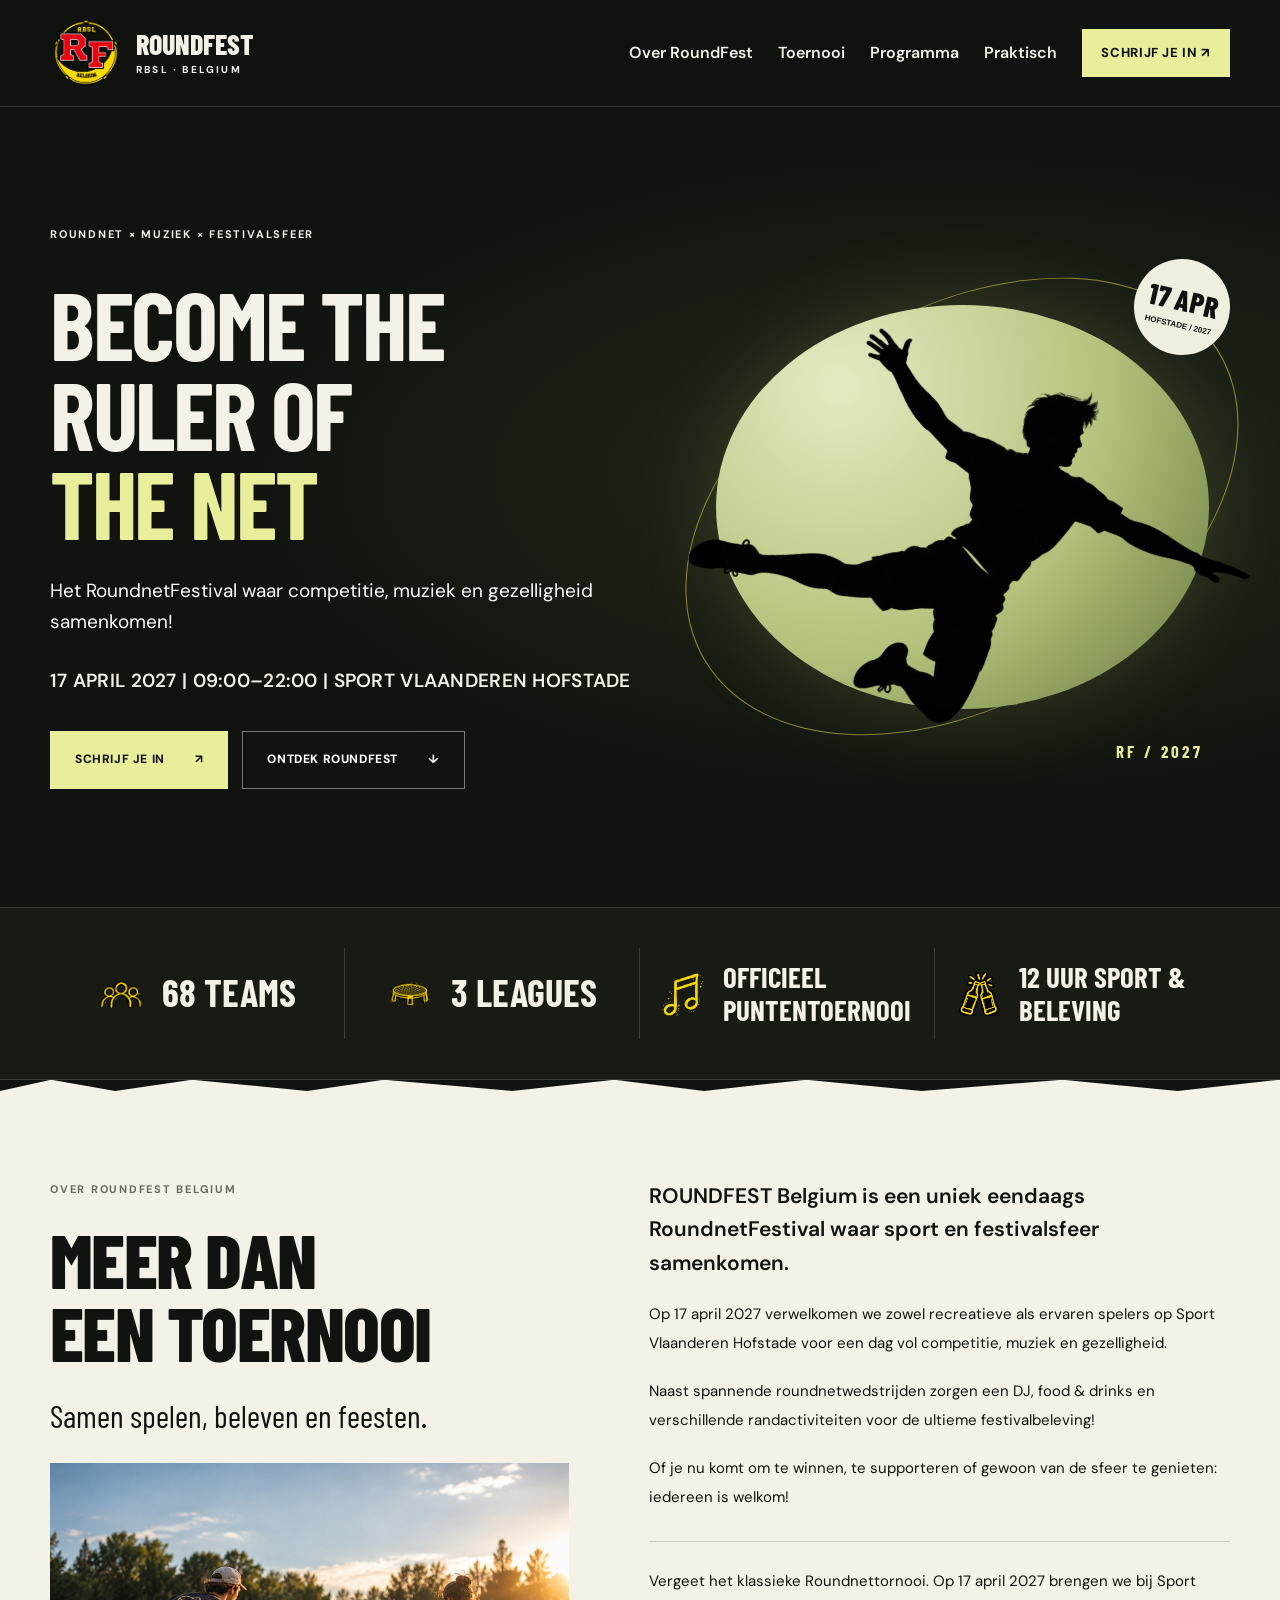
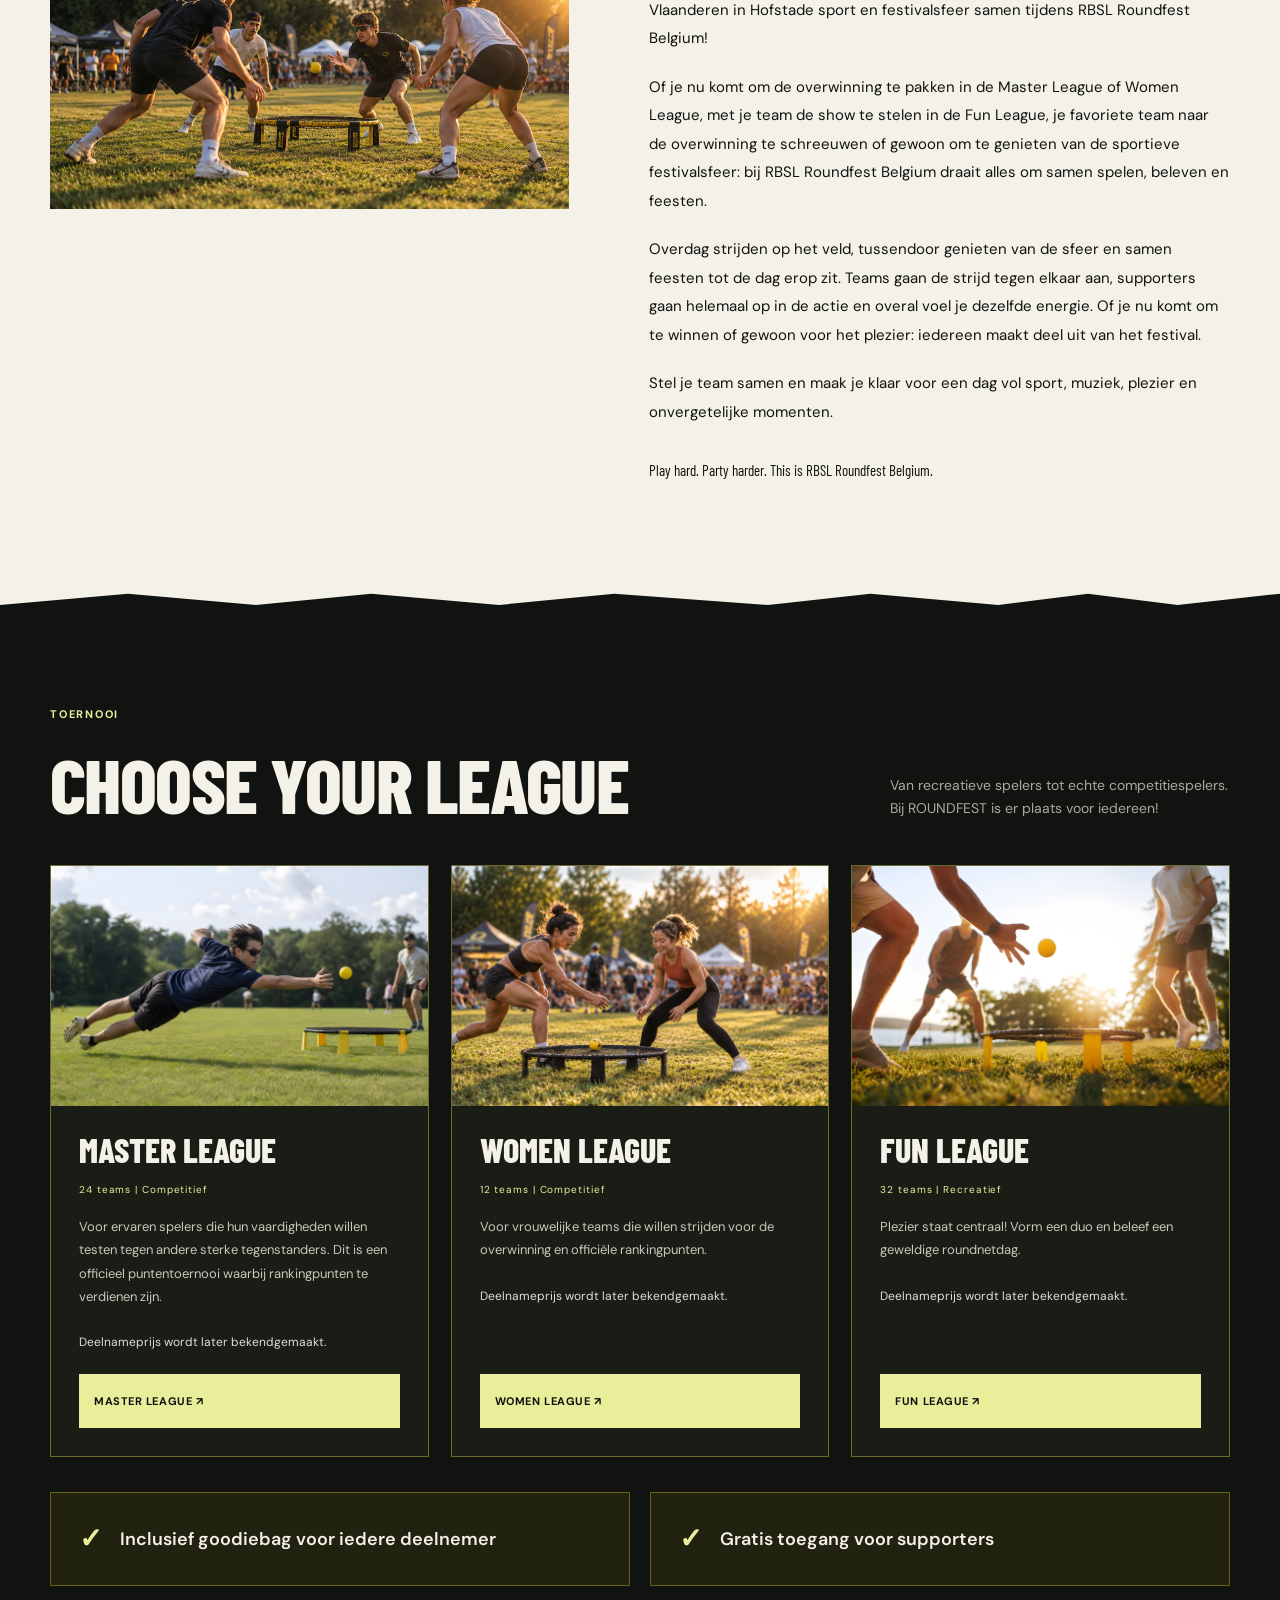
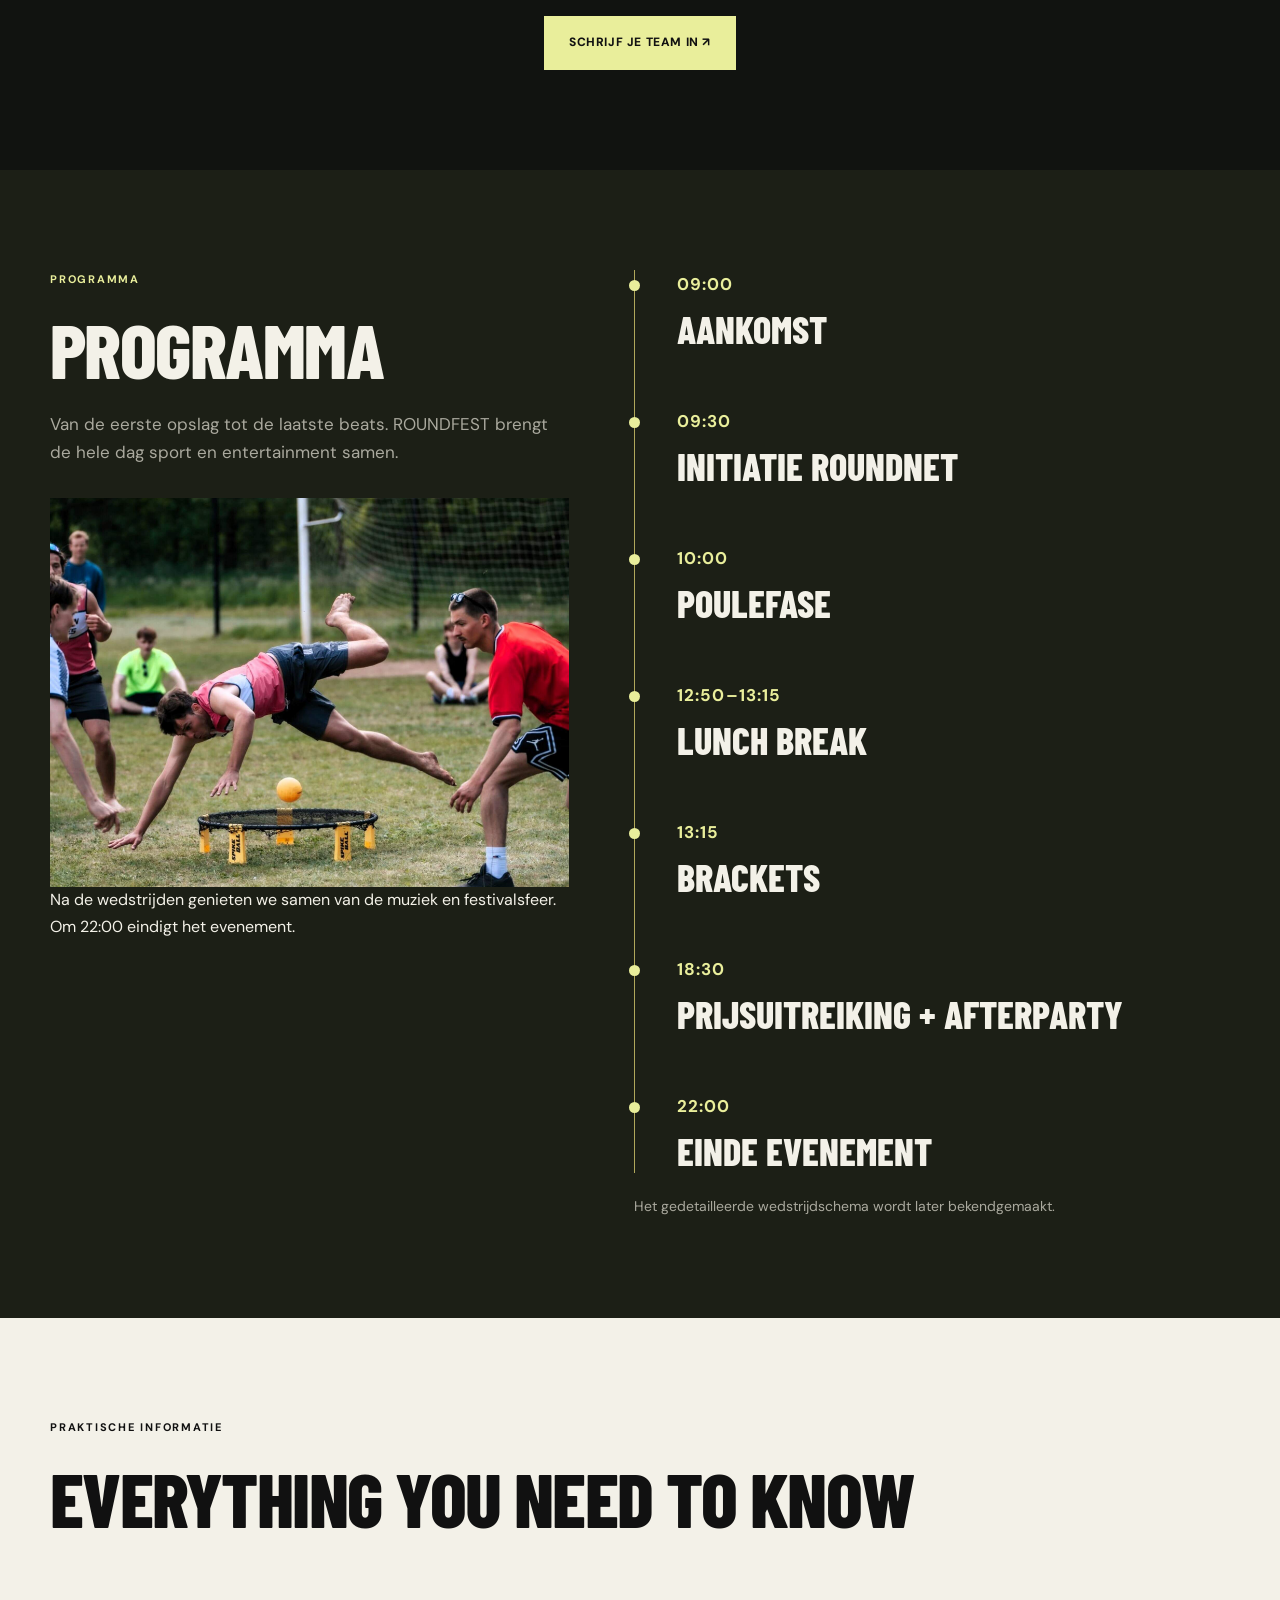
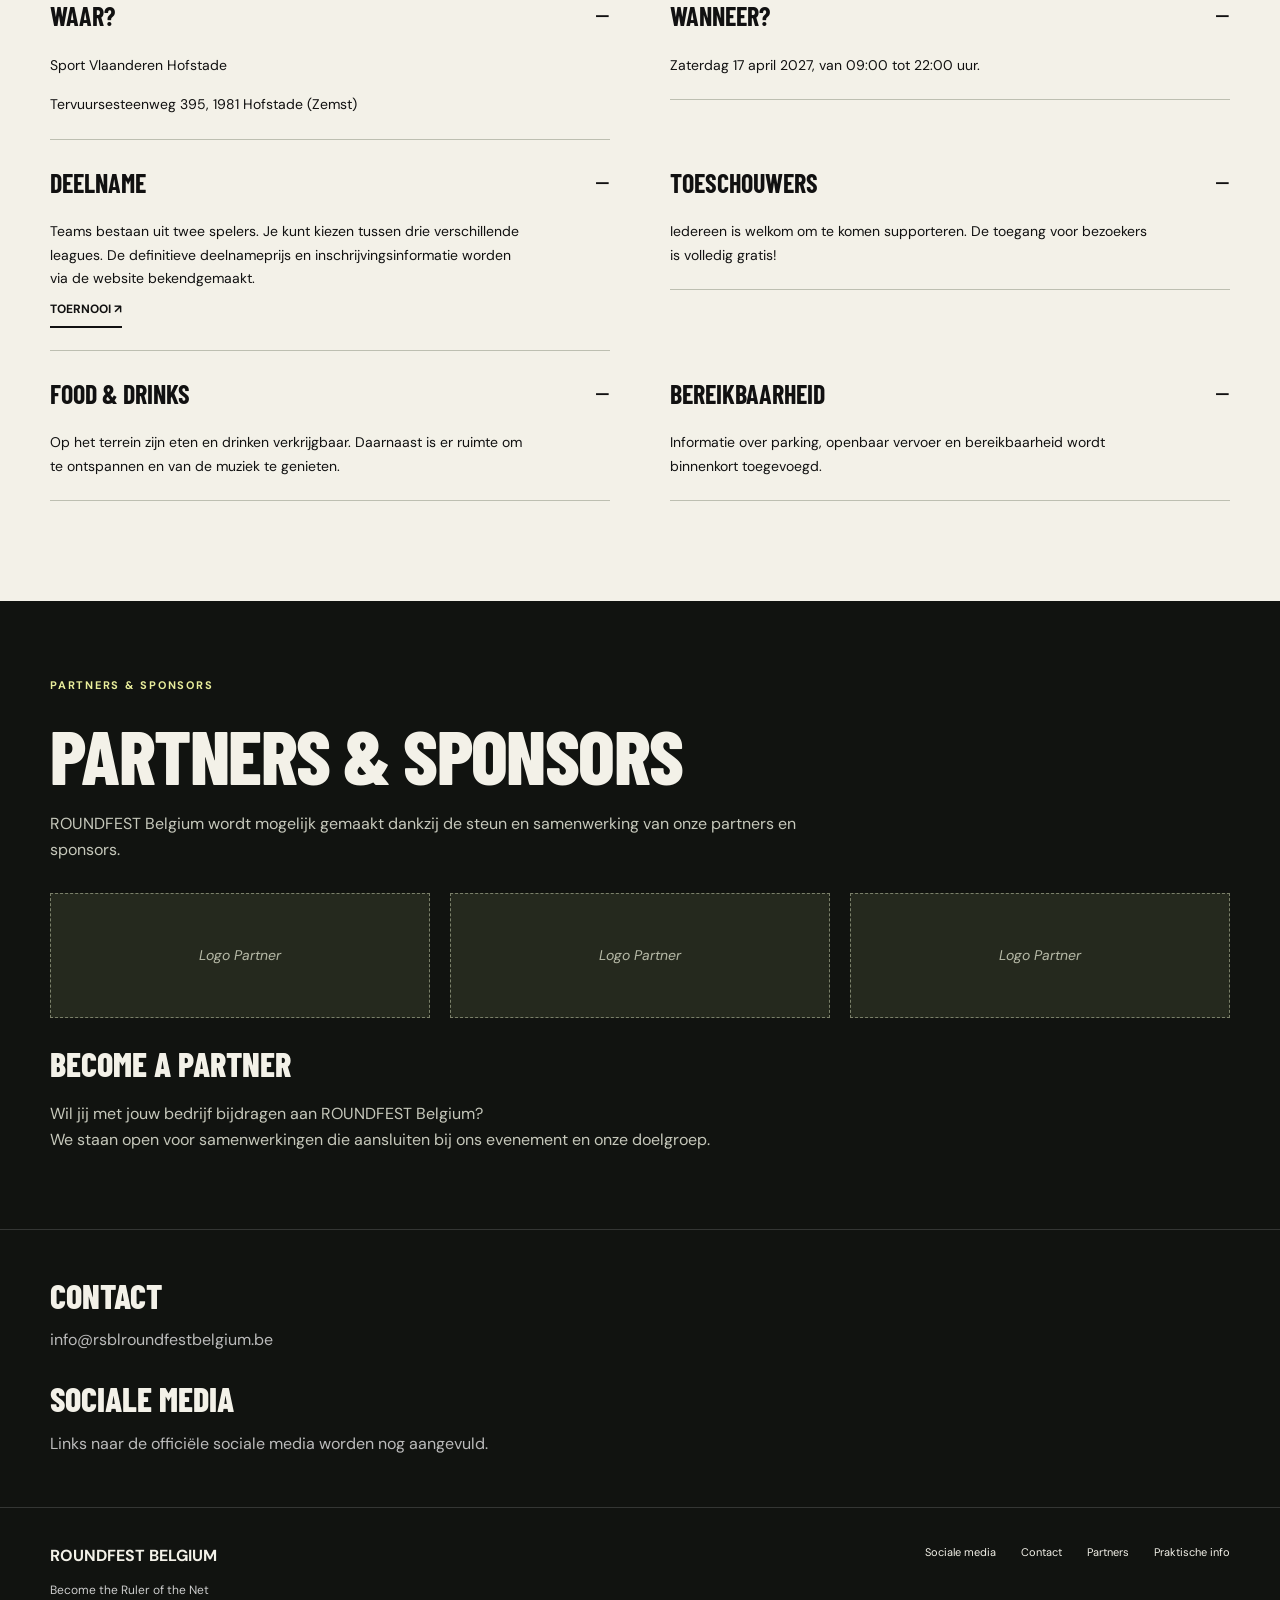
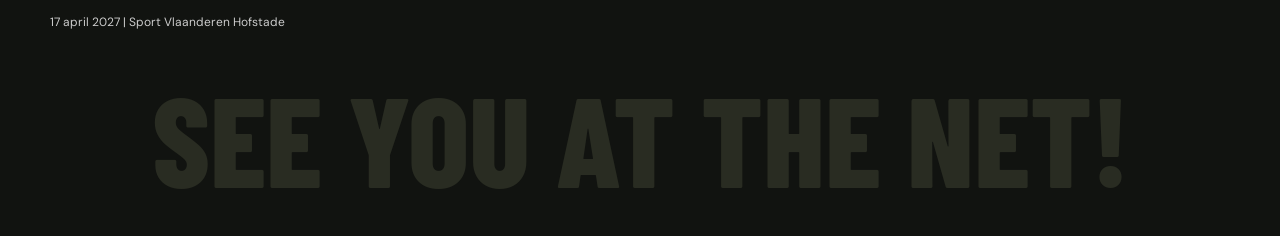
<file: Website files/voorstel1/index.html>
<!doctype html><html lang="nl"><head><meta charset="utf-8"><meta name="color-scheme" content="only light"><meta name="viewport" content="width=device-width,initial-scale=1"><title>Roundfest Belgium — Become the Ruler of the Net</title><meta name="description" content="Roundfest Belgium, 17 april 2027 in Sport Vlaanderen Hofstade. Het RoundnetFestival waar competitie, muziek en gezelligheid samenkomen."><link rel="icon" href="assets/Logo.png?v=20261104"><link rel="stylesheet" href="style.css?v=20261031-review"></head><body class="original"><a class="skip" href="#main">Naar de inhoud</a><header><div class="wrap nav"><a class="brand" href="index.html"><img src="assets/Logo.png?v=20261104" alt="RF Belgium logo"><span>ROUNDFEST<small>RBSL · BELGIUM</small></span></a><button class="menu-toggle" type="button" aria-expanded="false" aria-controls="navigation">Menu</button><nav id="navigation" class="nav-links" aria-label="Hoofdnavigatie"><a href="#over">Over RoundFest</a><a href="#toernooi">Toernooi</a><a href="#programma">Programma</a><a href="#praktisch">Praktisch</a><a class="btn small" href="inschrijven.html">Schrijf je in ↗</a></nav></div></header><main id="main"><section class="hero"><div class="wrap hero-grid"><div><span class="kicker">ROUNDNET × MUZIEK × FESTIVALSFEER</span><h1>BECOME THE<br>RULER OF<br><span>THE NET</span></h1><p class="subtitle">Het RoundnetFestival waar competitie, muziek en gezelligheid samenkomen!</p><p class="date">17 APRIL 2027 | 09:00–22:00 | SPORT VLAANDEREN HOFSTADE</p><div class="actions"><a class="btn" href="inschrijven.html">Schrijf je in <span aria-hidden="true">↗</span></a><a class="btn outline" href="#over">Ontdek Roundfest <span aria-hidden="true">↓</span></a></div></div><div class="player-composition"><div class="player-disc"></div><img src="assets/Sprong.png" alt="Silhouet van een roundnetspeler in actie"><div class="player-badge">17 APR<small>HOFSTADE / 2027</small></div><span class="player-edition">RF / 2027</span></div></div></section><section class="stats" aria-label="Vier kerngegevens"><div class="wrap stat-grid"><div class="stat"><img src="assets/Mannetjes.png" alt=""><strong class="">68 TEAMS</strong></div><div class="stat"><img src="assets/Net.png" alt=""><strong class="">3 LEAGUES</strong></div><div class="stat"><img src="assets/MuziekNoot.png" alt=""><strong class="long">OFFICIEEL PUNTENTOERNOOI</strong></div><div class="stat"><img src="assets/Drinkflesjes.png" alt=""><strong class="long">12 UUR SPORT & BELEVING</strong></div></div></section><section class="section intro" id="over"><div class="wrap intro-grid"><div><span class="kicker">Over Roundfest Belgium</span><h2>MEER DAN<br>EEN TOERNOOI</h2><p class="quote">Samen spelen, beleven en feesten.</p><img class="intro-photo" src="assets/meer-dan-een-toernooi.png" alt="Roundnetspelers op het gras met tenten en publiek op de achtergrond" loading="lazy"></div><div class="intro-text"><p class="lead">ROUNDFEST Belgium is een uniek eendaags RoundnetFestival waar sport en festivalsfeer samenkomen.</p><p>Op 17 april 2027 verwelkomen we zowel recreatieve als ervaren spelers op Sport Vlaanderen Hofstade voor een dag vol competitie, muziek en gezelligheid.</p><p>Naast spannende roundnetwedstrijden zorgen een DJ, food & drinks en verschillende randactiviteiten voor de ultieme festivalbeleving!</p><p>Of je nu komt om te winnen, te supporteren of gewoon van de sfeer te genieten: iedereen is welkom!</p><div class="extra-copy"><p>Vergeet het klassieke Roundnettornooi. Op 17 april 2027 brengen we bij Sport Vlaanderen in Hofstade sport en festivalsfeer samen tijdens RBSL Roundfest Belgium!</p><p>Of je nu komt om de overwinning te pakken in de Master League of Women League, met je team de show te stelen in de Fun League, je favoriete team naar de overwinning te schreeuwen of gewoon om te genieten van de sportieve festivalsfeer: bij RBSL Roundfest Belgium draait alles om samen spelen, beleven en feesten.</p><p>Overdag strijden op het veld, tussendoor genieten van de sfeer en samen feesten tot de dag erop zit. Teams gaan de strijd tegen elkaar aan, supporters gaan helemaal op in de actie en overal voel je dezelfde energie. Of je nu komt om te winnen of gewoon voor het plezier: iedereen maakt deel uit van het festival.</p><p>Stel je team samen en maak je klaar voor een dag vol sport, muziek, plezier en onvergetelijke momenten.</p><p class="quote">Play hard. Party harder. This is RBSL Roundfest Belgium.</p></div></div></div></section><section class="section" id="toernooi"><div class="wrap"><div class="section-head"><div><span class="kicker accent">Toernooi</span><h2>CHOOSE YOUR LEAGUE</h2></div><p>Van recreatieve spelers tot echte competitiespelers. Bij ROUNDFEST is er plaats voor iedereen!</p></div><div class="leagues"><article class="league"><div class="league-art"><img class="league-photo" src="assets/master-league-officieel.jpeg" alt="Spelers in actie tijdens een roundnetwedstrijd" loading="lazy"></div><div class="league-body"><h3>MASTER LEAGUE</h3><span class="meta">24 teams | Competitief</span><p>Voor ervaren spelers die hun vaardigheden willen testen tegen andere sterke tegenstanders. Dit is een officieel puntentoernooi waarbij rankingpunten te verdienen zijn.</p><p class="price">Deelnameprijs wordt later bekendgemaakt.</p><a class="btn" href="inschrijven.html?league=master">MASTER LEAGUE ↗</a></div></article><article class="league"><div class="league-art"><img class="league-photo" src="assets/women-league-officieel.png" alt="Roundnetspeelsters in actie rond het net" loading="lazy"></div><div class="league-body"><h3>WOMEN LEAGUE</h3><span class="meta">12 teams | Competitief</span><p>Voor vrouwelijke teams die willen strijden voor de overwinning en officiële rankingpunten.</p><p class="price">Deelnameprijs wordt later bekendgemaakt.</p><a class="btn" href="inschrijven.html?league=women">WOMEN LEAGUE ↗</a></div></article><article class="league"><div class="league-art"><img class="league-photo" src="assets/fun-league-officieel.jpeg" alt="Groep spelers rond een roundnet op het gras" loading="lazy"></div><div class="league-body"><h3>FUN LEAGUE</h3><span class="meta">32 teams | Recreatief</span><p>Plezier staat centraal! Vorm een duo en beleef een geweldige roundnetdag.</p><p class="price">Deelnameprijs wordt later bekendgemaakt.</p><a class="btn" href="inschrijven.html?league=fun">FUN LEAGUE ↗</a></div></article></div><div class="perks"><span>Inclusief goodiebag voor iedere deelnemer</span><span>Gratis toegang voor supporters</span></div><div class="section-cta"><a class="btn" href="inschrijven.html">Schrijf je team in ↗</a></div></div></section><section class="section program" id="programma"><div class="wrap program-grid"><div><span class="kicker accent">Programma</span><h2>PROGRAMMA</h2><p class="summary">Van de eerste opslag tot de laatste beats. ROUNDFEST brengt de hele dag sport en entertainment samen.</p><div class="program-images program-images--single"><img class="program-photo" src="assets/roundnetwedstrijden.jpg" alt="Roundnetspeler duikt naar de bal tijdens een wedstrijd" loading="lazy"><div class="placeholder" hidden><span>foto van de mensen die de muziek komen doen</span></div></div><p>Na de wedstrijden genieten we samen van de muziek en festivalsfeer. Om 22:00 eindigt het evenement.</p></div><div><div class="timeline"><div class="event"><time>09:00</time><h3>AANKOMST</h3></div><div class="event"><time>09:30</time><h3>INITIATIE ROUNDNET</h3></div><div class="event"><time>10:00</time><h3>POULEFASE</h3></div><div class="event"><time>12:50–13:15</time><h3>LUNCH BREAK</h3></div><div class="event"><time>13:15</time><h3>BRACKETS</h3></div><div class="event"><time>18:30</time><h3>PRIJSUITREIKING + AFTERPARTY</h3></div><div class="event"><time>22:00</time><h3>EINDE EVENEMENT</h3></div></div><p class="schedule-note">Het gedetailleerde wedstrijdschema wordt later bekendgemaakt.</p></div></div></section><section class="section info" id="praktisch"><div class="wrap"><span class="kicker">Praktische informatie</span><h2>EVERYTHING YOU NEED TO KNOW</h2><div class="faq"><details open><summary>WAAR?</summary><p>Sport Vlaanderen Hofstade</p><p>Tervuursesteenweg 395, 1981 Hofstade (Zemst)</p></details><details open><summary>WANNEER?</summary><p>Zaterdag 17 april 2027, van 09:00 tot 22:00 uur.</p></details><details open><summary>DEELNAME</summary><p>Teams bestaan uit twee spelers. Je kunt kiezen tussen drie verschillende leagues. De definitieve deelnameprijs en inschrijvingsinformatie worden via de website bekendgemaakt.</p><a class="text-link" href="#toernooi">Toernooi ↗</a></details><details open><summary>TOESCHOUWERS</summary><p>Iedereen is welkom om te komen supporteren. De toegang voor bezoekers is volledig gratis!</p></details><details open><summary>FOOD & DRINKS</summary><p>Op het terrein zijn eten en drinken verkrijgbaar. Daarnaast is er ruimte om te ontspannen en van de muziek te genieten.</p></details><details open><summary>BEREIKBAARHEID</summary><p>Informatie over parking, openbaar vervoer en bereikbaarheid wordt binnenkort toegevoegd.</p></details></div></div></section><section class="partners-section" id="partners"><div class="wrap"><span class="kicker accent">Partners & sponsors</span><h2>PARTNERS & SPONSORS</h2><p>ROUNDFEST Belgium wordt mogelijk gemaakt dankzij de steun en samenwerking van onze partners en sponsors.</p><div class="sponsor-slots"><div class="placeholder"><span class="slot">Logo Partner</span></div><div class="placeholder"><span class="slot">Logo Partner</span></div><div class="placeholder"><span class="slot">Logo Partner</span></div></div><h3>BECOME A PARTNER</h3><p>Wil jij met jouw bedrijf bijdragen aan ROUNDFEST Belgium?<br>We staan open voor samenwerkingen die aansluiten bij ons evenement en onze doelgroep.</p></div></section><section class="contact-section" id="contact"><div class="wrap"><h3>CONTACT</h3><p><a href="mailto:info@rsblroundfestbelgium.be">info@rsblroundfestbelgium.be</a></p><div id="socials"><h3 style="margin-top:30px">SOCIALE MEDIA</h3><p>Links naar de officiële sociale media worden nog aangevuld.</p></div></div></section></main><footer><div class="wrap"><div class="footer-row"><div class="footer-brand"><strong>ROUNDFEST BELGIUM</strong><small>Become the Ruler of the Net</small><small>17 april 2027 | Sport Vlaanderen Hofstade</small></div><nav class="footer-links" aria-label="Footernavigatie"><a href="index.html#socials">Sociale media</a><a href="mailto:info@rsblroundfestbelgium.be">Contact</a><a href="index.html#partners">Partners</a><a href="index.html#praktisch">Praktische info</a></nav></div><p class="endline">SEE YOU AT THE NET!</p></div></footer><script src="app.js"></script></body></html>
</file>
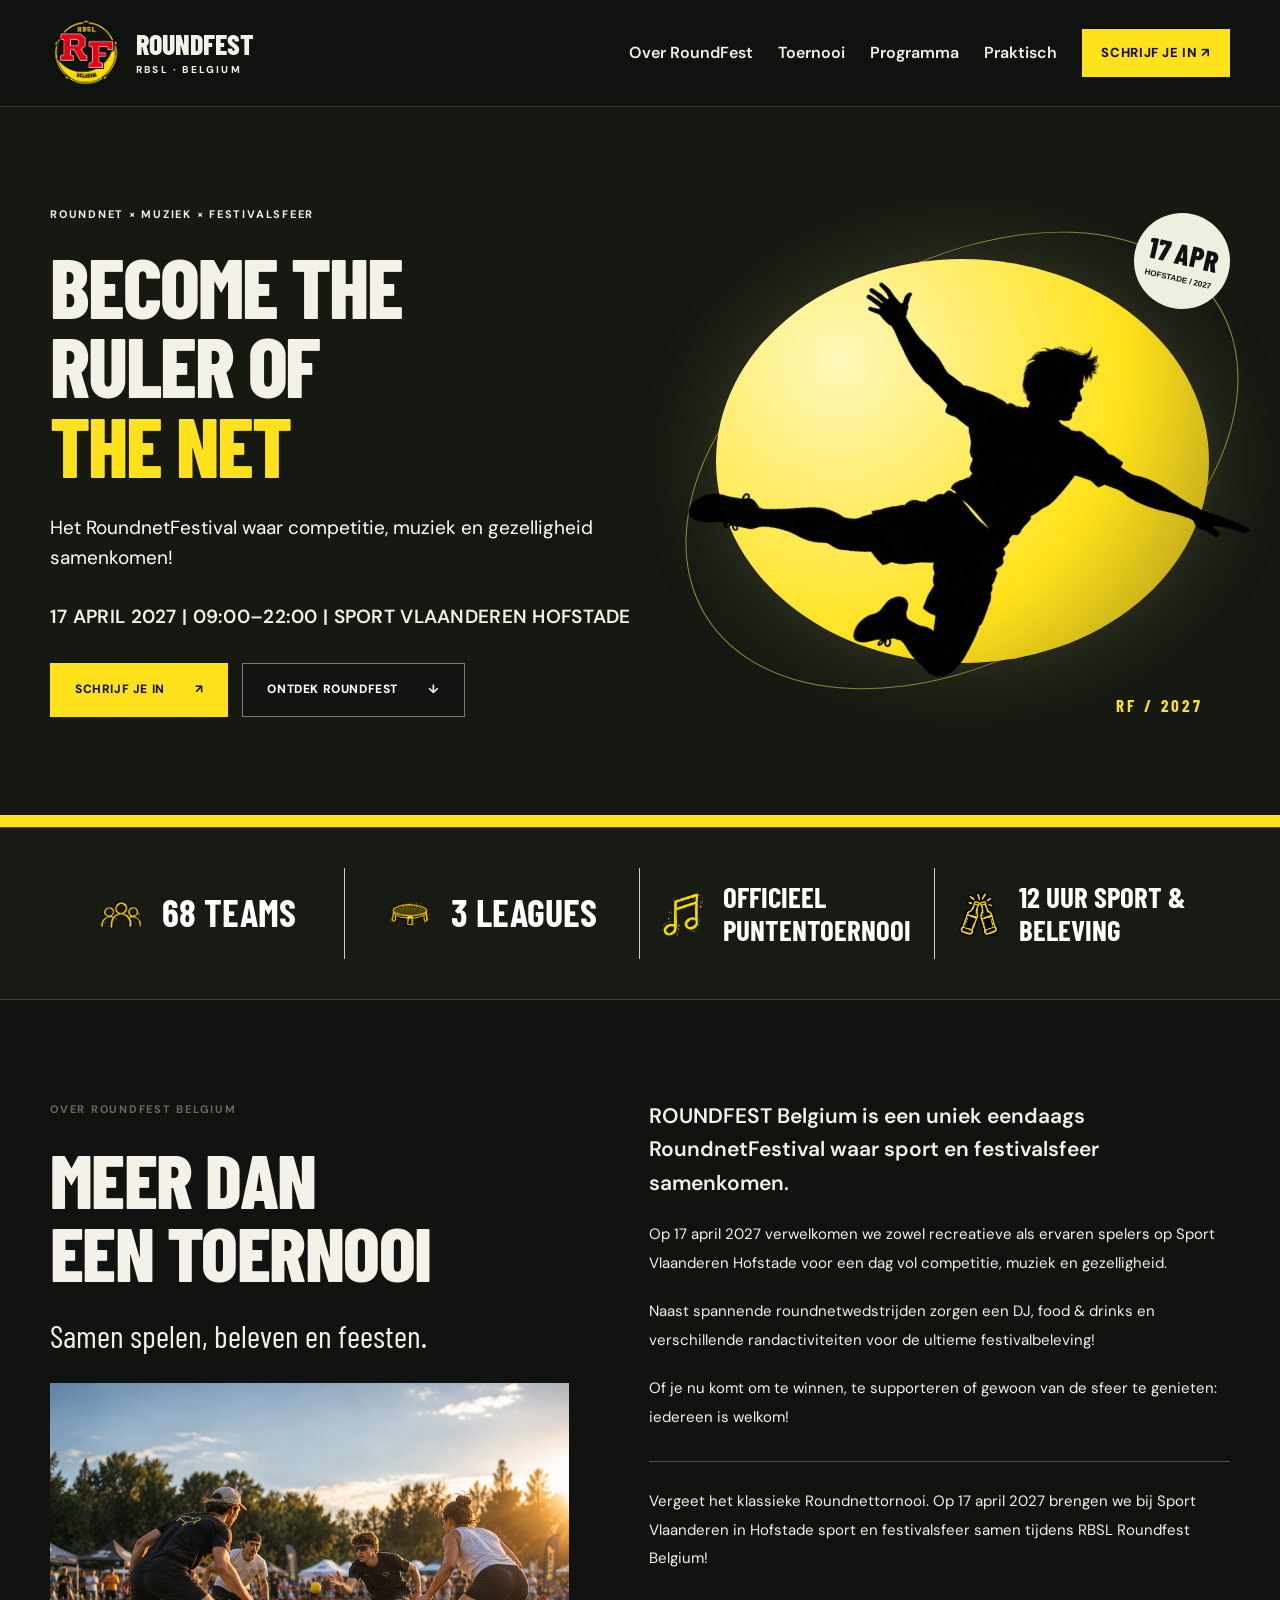
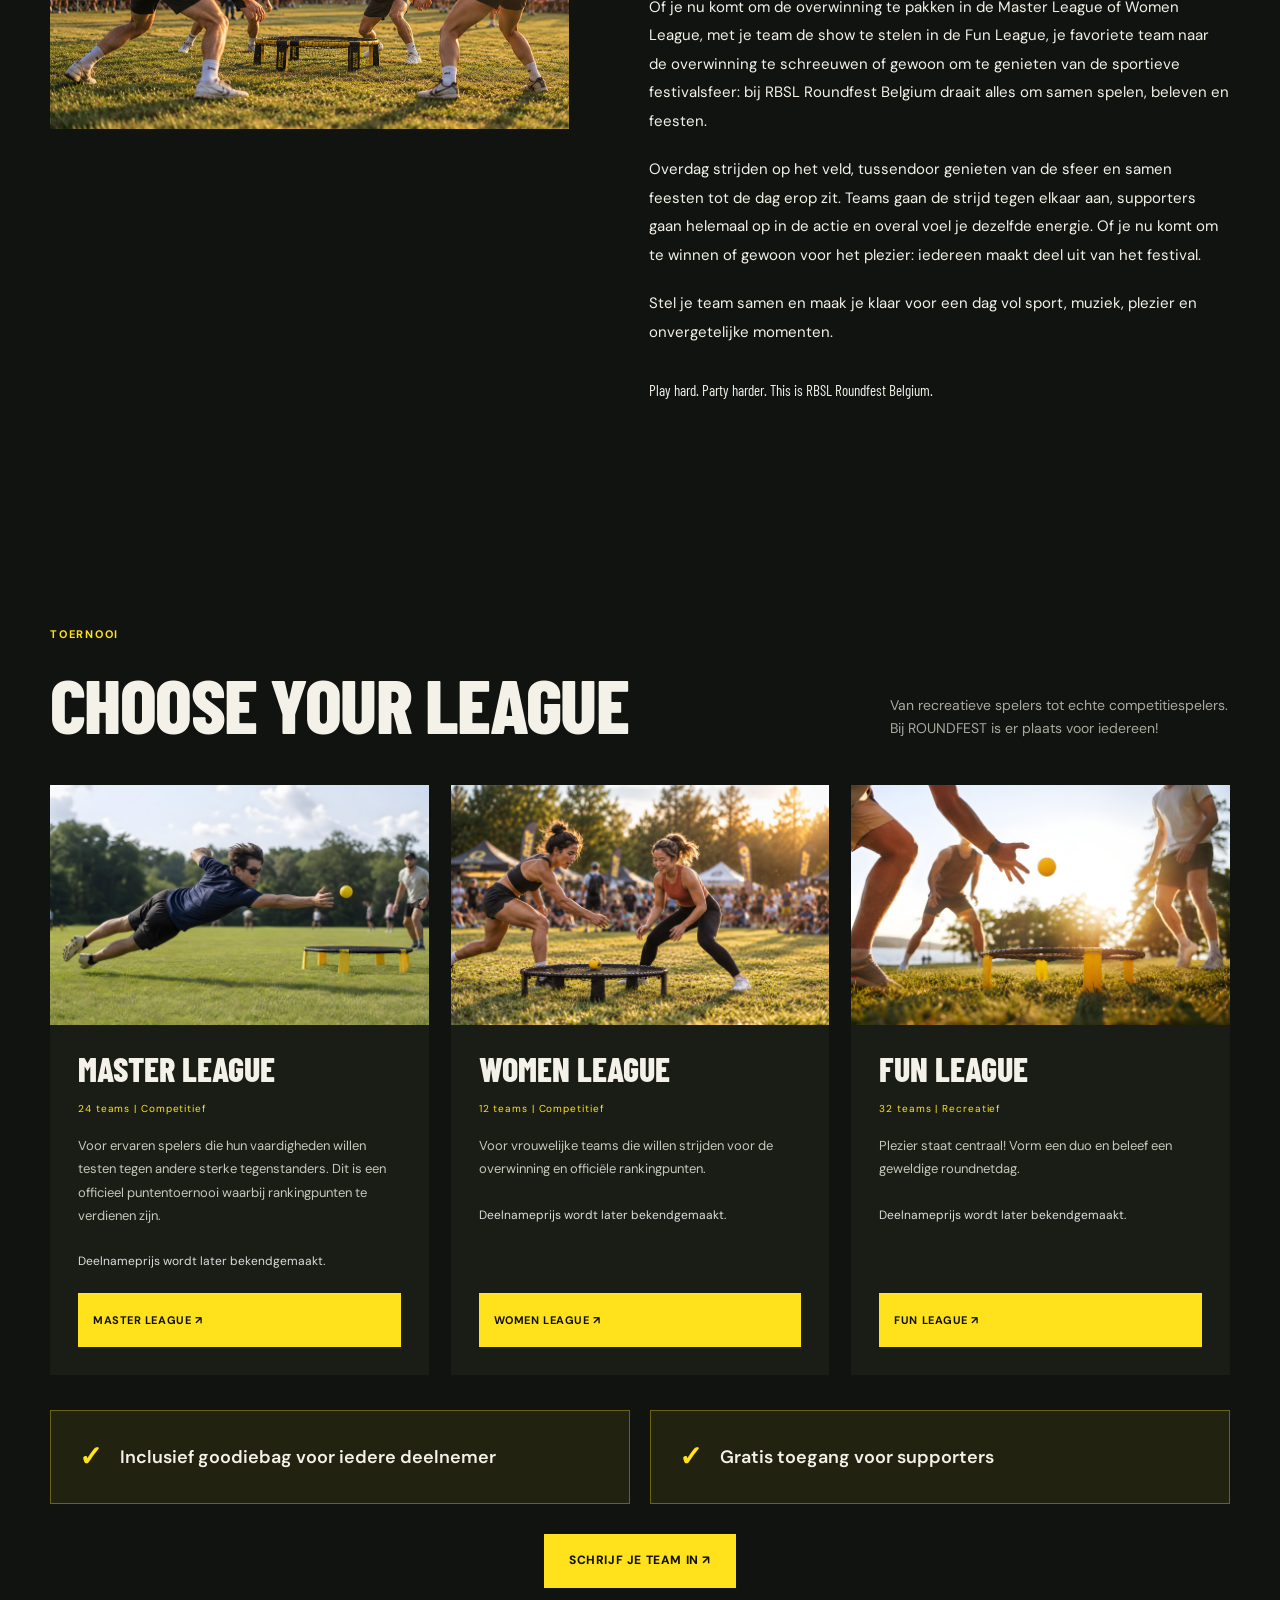
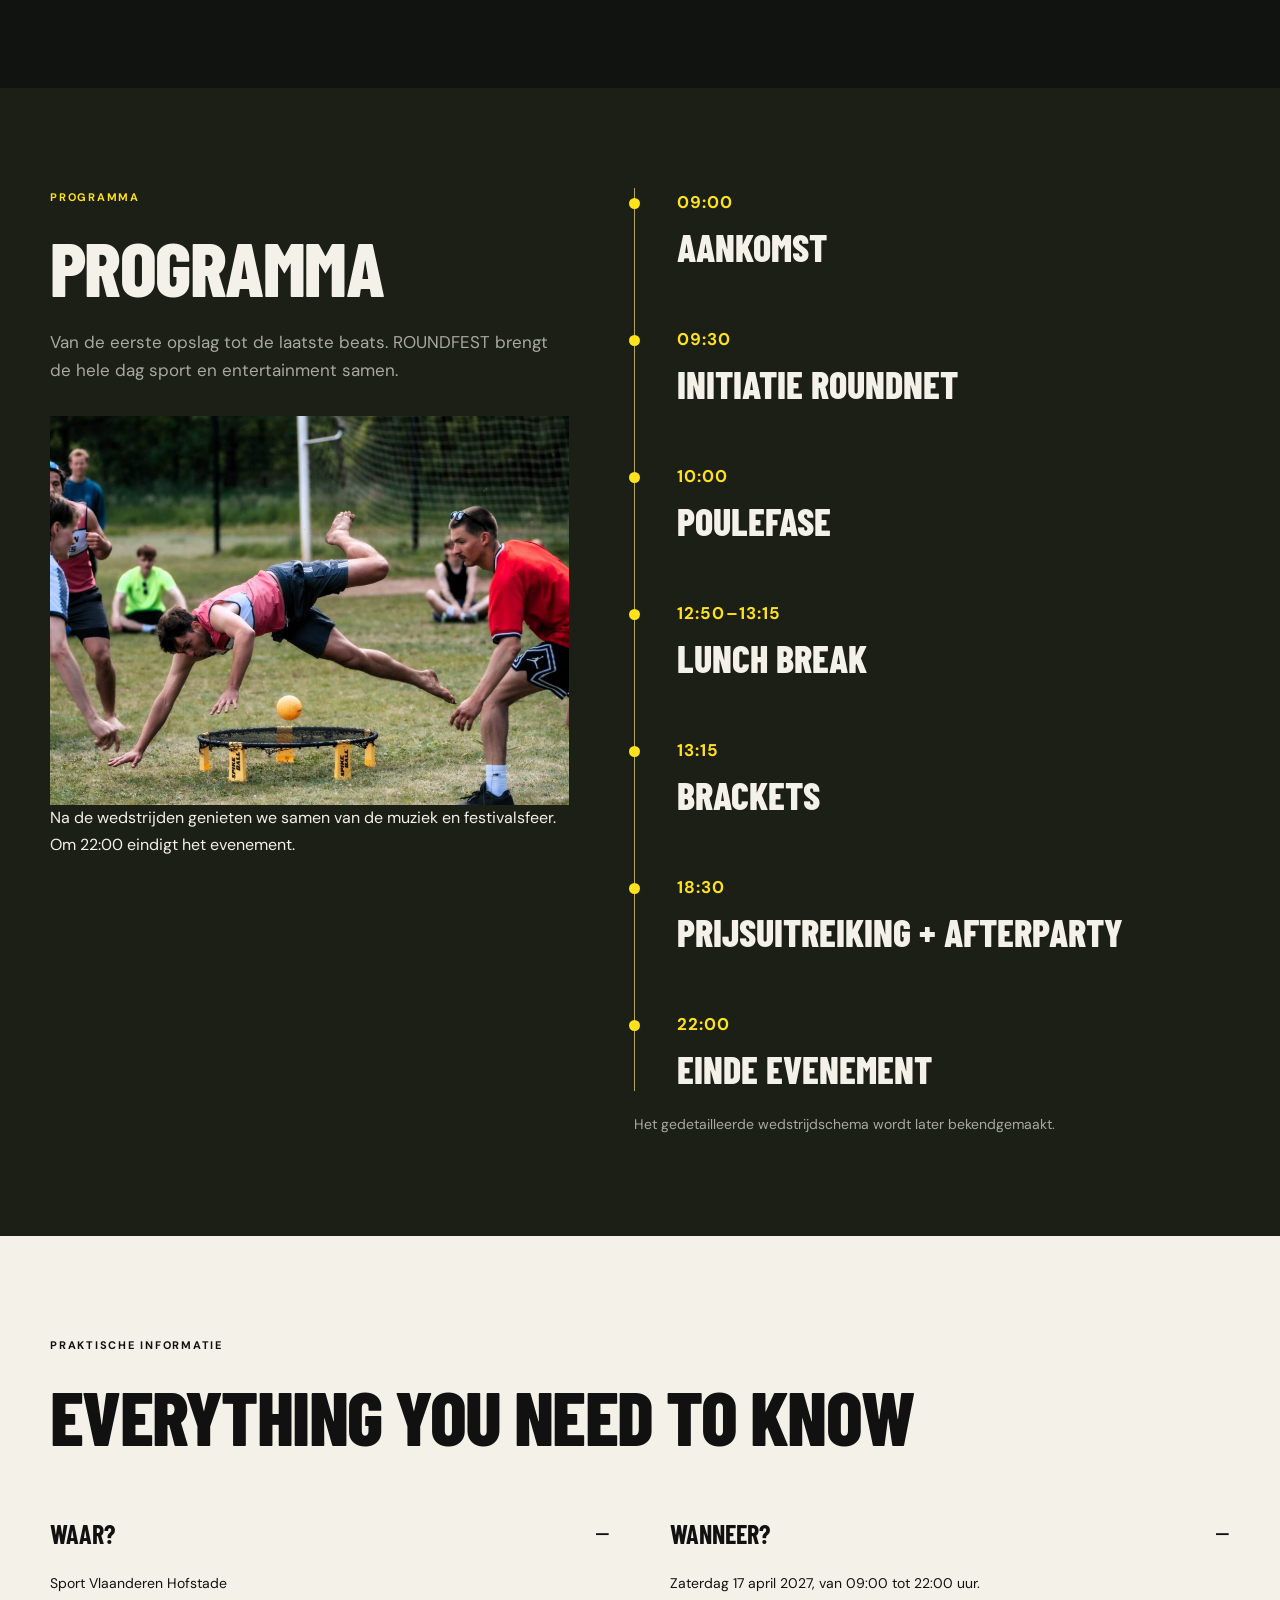
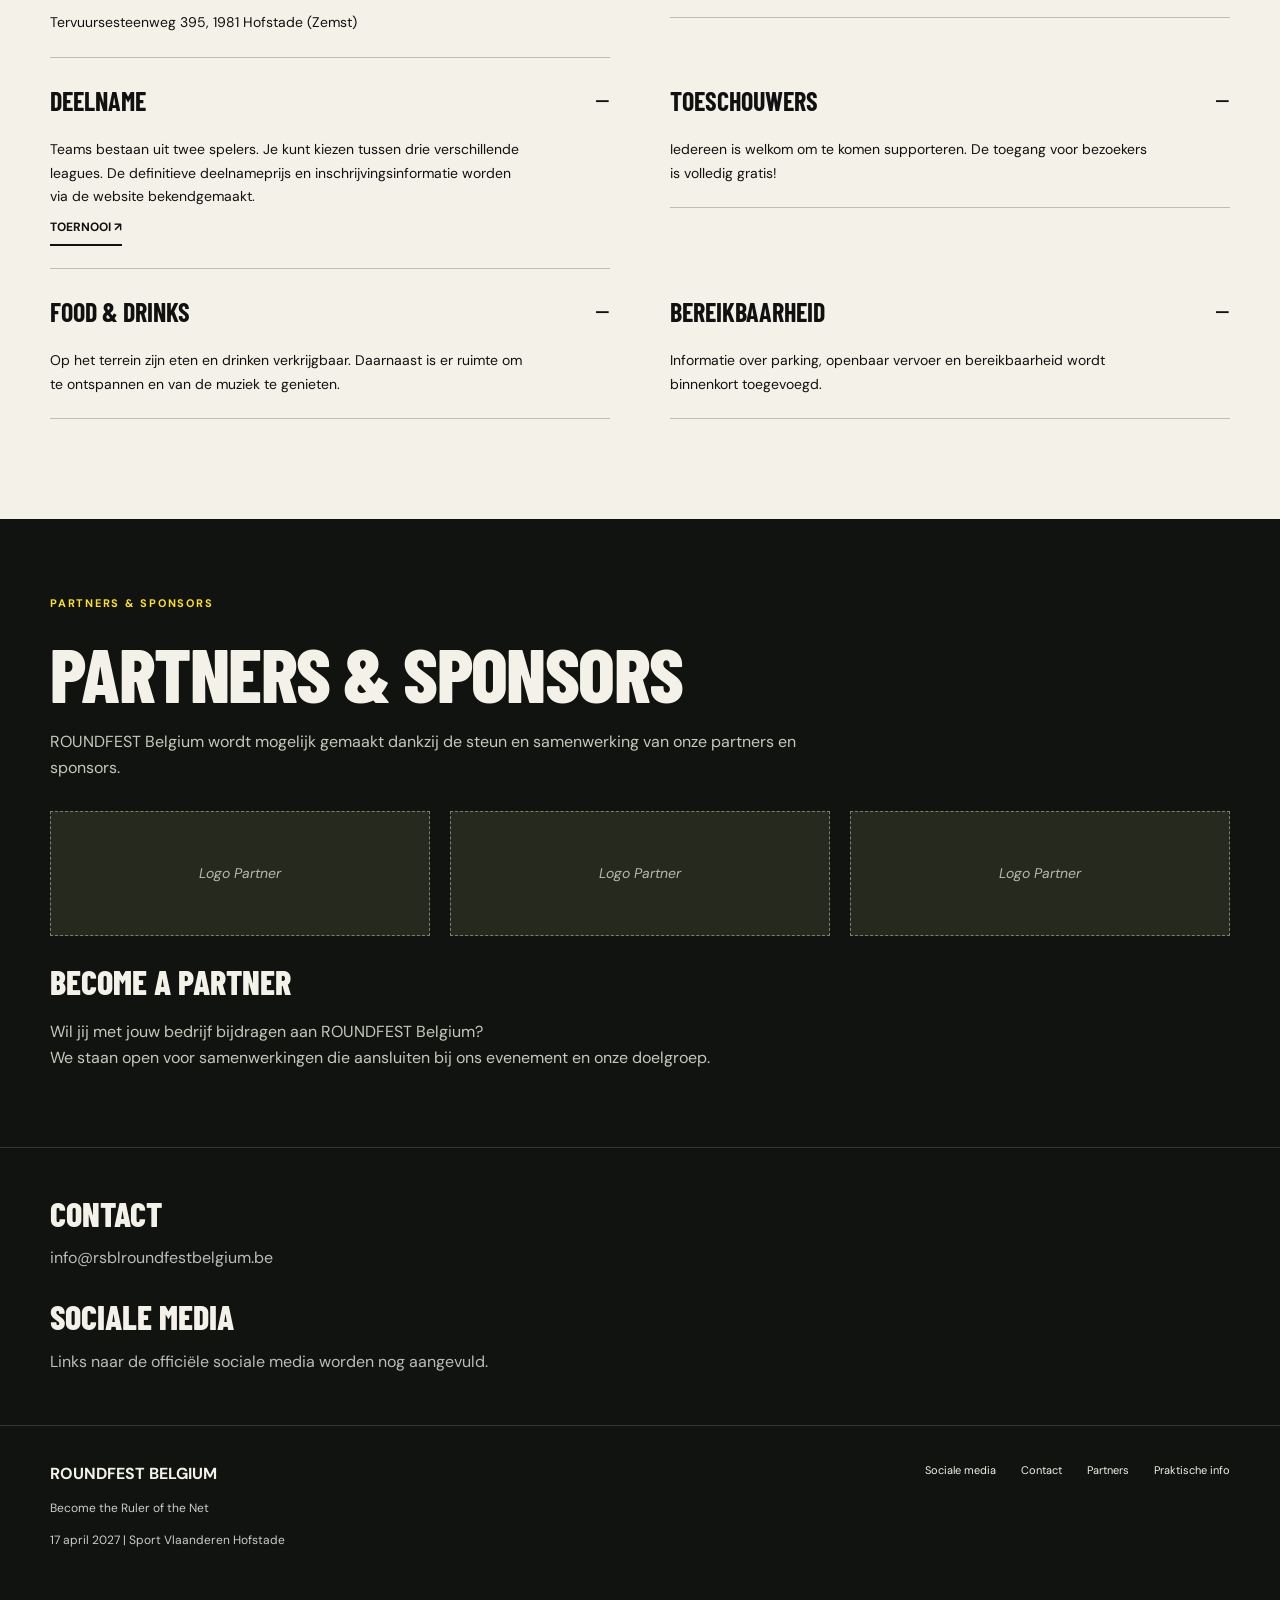
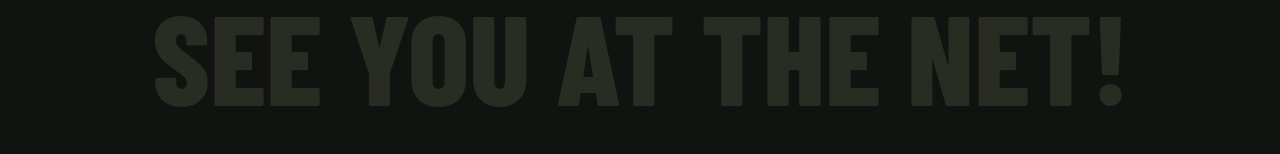
<file: Website files/voorstel2/index.html>
<!doctype html><html lang="nl"><head><meta charset="utf-8"><meta name="color-scheme" content="only light"><meta name="viewport" content="width=device-width,initial-scale=1"><title>Roundfest Belgium — Become the Ruler of the Net</title><meta name="description" content="Roundfest Belgium, 17 april 2027 in Sport Vlaanderen Hofstade. Het RoundnetFestival waar competitie, muziek en gezelligheid samenkomen."><link rel="icon" href="assets/Logo.png?v=20261104"><link rel="stylesheet" href="style.css?v=20261031-review"></head><body class="court"><a class="skip" href="#main">Naar de inhoud</a><header><div class="wrap nav"><a class="brand" href="index.html"><img src="assets/Logo.png?v=20261104" alt="RF Belgium logo"><span>ROUNDFEST<small>RBSL · BELGIUM</small></span></a><button class="menu-toggle" type="button" aria-expanded="false" aria-controls="navigation">Menu</button><nav id="navigation" class="nav-links" aria-label="Hoofdnavigatie"><a href="#over">Over RoundFest</a><a href="#toernooi">Toernooi</a><a href="#programma">Programma</a><a href="#praktisch">Praktisch</a><a class="btn small" href="inschrijven.html">Schrijf je in ↗</a></nav></div></header><main id="main"><section class="hero"><div class="wrap hero-grid"><div><span class="kicker">ROUNDNET × MUZIEK × FESTIVALSFEER</span><h1>BECOME THE<br>RULER OF<br><span>THE NET</span></h1><p class="subtitle">Het RoundnetFestival waar competitie, muziek en gezelligheid samenkomen!</p><p class="date">17 APRIL 2027 | 09:00–22:00 | SPORT VLAANDEREN HOFSTADE</p><div class="actions"><a class="btn" href="inschrijven.html">Schrijf je in <span aria-hidden="true">↗</span></a><a class="btn outline" href="#over">Ontdek Roundfest <span aria-hidden="true">↓</span></a></div></div><div class="player-composition"><div class="player-disc"></div><img src="assets/Sprong.png" alt="Silhouet van een roundnetspeler in actie"><div class="player-badge">17 APR<small>HOFSTADE / 2027</small></div><span class="player-edition">RF / 2027</span></div></div></section><section class="stats" aria-label="Vier kerngegevens"><div class="wrap stat-grid"><div class="stat"><img src="assets/Mannetjes.png" alt=""><strong class="">68 TEAMS</strong></div><div class="stat"><img src="assets/Net.png" alt=""><strong class="">3 LEAGUES</strong></div><div class="stat"><img src="assets/MuziekNoot.png" alt=""><strong class="long">OFFICIEEL PUNTENTOERNOOI</strong></div><div class="stat"><img src="assets/Drinkflesjes.png" alt=""><strong class="long">12 UUR SPORT & BELEVING</strong></div></div></section><section class="section intro" id="over"><div class="wrap intro-grid"><div><span class="kicker">Over Roundfest Belgium</span><h2>MEER DAN<br>EEN TOERNOOI</h2><p class="quote">Samen spelen, beleven en feesten.</p><img class="intro-photo" src="assets/meer-dan-een-toernooi.png" alt="Roundnetspelers op het gras met tenten en publiek op de achtergrond" loading="lazy"></div><div class="intro-text"><p class="lead">ROUNDFEST Belgium is een uniek eendaags RoundnetFestival waar sport en festivalsfeer samenkomen.</p><p>Op 17 april 2027 verwelkomen we zowel recreatieve als ervaren spelers op Sport Vlaanderen Hofstade voor een dag vol competitie, muziek en gezelligheid.</p><p>Naast spannende roundnetwedstrijden zorgen een DJ, food & drinks en verschillende randactiviteiten voor de ultieme festivalbeleving!</p><p>Of je nu komt om te winnen, te supporteren of gewoon van de sfeer te genieten: iedereen is welkom!</p><div class="extra-copy"><p>Vergeet het klassieke Roundnettornooi. Op 17 april 2027 brengen we bij Sport Vlaanderen in Hofstade sport en festivalsfeer samen tijdens RBSL Roundfest Belgium!</p><p>Of je nu komt om de overwinning te pakken in de Master League of Women League, met je team de show te stelen in de Fun League, je favoriete team naar de overwinning te schreeuwen of gewoon om te genieten van de sportieve festivalsfeer: bij RBSL Roundfest Belgium draait alles om samen spelen, beleven en feesten.</p><p>Overdag strijden op het veld, tussendoor genieten van de sfeer en samen feesten tot de dag erop zit. Teams gaan de strijd tegen elkaar aan, supporters gaan helemaal op in de actie en overal voel je dezelfde energie. Of je nu komt om te winnen of gewoon voor het plezier: iedereen maakt deel uit van het festival.</p><p>Stel je team samen en maak je klaar voor een dag vol sport, muziek, plezier en onvergetelijke momenten.</p><p class="quote">Play hard. Party harder. This is RBSL Roundfest Belgium.</p></div></div></div></section><section class="section" id="toernooi"><div class="wrap"><div class="section-head"><div><span class="kicker accent">Toernooi</span><h2>CHOOSE YOUR LEAGUE</h2></div><p>Van recreatieve spelers tot echte competitiespelers. Bij ROUNDFEST is er plaats voor iedereen!</p></div><div class="leagues"><article class="league"><div class="league-art"><img class="league-photo" src="assets/master-league-officieel.jpeg" alt="Spelers in actie tijdens een roundnetwedstrijd" loading="lazy"></div><div class="league-body"><h3>MASTER LEAGUE</h3><span class="meta">24 teams | Competitief</span><p>Voor ervaren spelers die hun vaardigheden willen testen tegen andere sterke tegenstanders. Dit is een officieel puntentoernooi waarbij rankingpunten te verdienen zijn.</p><p class="price">Deelnameprijs wordt later bekendgemaakt.</p><a class="btn" href="inschrijven.html?league=master">MASTER LEAGUE ↗</a></div></article><article class="league"><div class="league-art"><img class="league-photo" src="assets/women-league-officieel.png" alt="Roundnetspeelsters in actie rond het net" loading="lazy"></div><div class="league-body"><h3>WOMEN LEAGUE</h3><span class="meta">12 teams | Competitief</span><p>Voor vrouwelijke teams die willen strijden voor de overwinning en officiële rankingpunten.</p><p class="price">Deelnameprijs wordt later bekendgemaakt.</p><a class="btn" href="inschrijven.html?league=women">WOMEN LEAGUE ↗</a></div></article><article class="league"><div class="league-art"><img class="league-photo" src="assets/fun-league-officieel.jpeg" alt="Groep spelers rond een roundnet op het gras" loading="lazy"></div><div class="league-body"><h3>FUN LEAGUE</h3><span class="meta">32 teams | Recreatief</span><p>Plezier staat centraal! Vorm een duo en beleef een geweldige roundnetdag.</p><p class="price">Deelnameprijs wordt later bekendgemaakt.</p><a class="btn" href="inschrijven.html?league=fun">FUN LEAGUE ↗</a></div></article></div><div class="perks"><span>Inclusief goodiebag voor iedere deelnemer</span><span>Gratis toegang voor supporters</span></div><div class="section-cta"><a class="btn" href="inschrijven.html">Schrijf je team in ↗</a></div></div></section><section class="section program" id="programma"><div class="wrap program-grid"><div><span class="kicker accent">Programma</span><h2>PROGRAMMA</h2><p class="summary">Van de eerste opslag tot de laatste beats. ROUNDFEST brengt de hele dag sport en entertainment samen.</p><div class="program-images program-images--single"><img class="program-photo" src="assets/roundnetwedstrijden.jpg" alt="Roundnetspeler duikt naar de bal tijdens een wedstrijd" loading="lazy"><div class="placeholder" hidden><span>foto van de mensen die de muziek komen doen</span></div></div><p>Na de wedstrijden genieten we samen van de muziek en festivalsfeer. Om 22:00 eindigt het evenement.</p></div><div><div class="timeline"><div class="event"><time>09:00</time><h3>AANKOMST</h3></div><div class="event"><time>09:30</time><h3>INITIATIE ROUNDNET</h3></div><div class="event"><time>10:00</time><h3>POULEFASE</h3></div><div class="event"><time>12:50–13:15</time><h3>LUNCH BREAK</h3></div><div class="event"><time>13:15</time><h3>BRACKETS</h3></div><div class="event"><time>18:30</time><h3>PRIJSUITREIKING + AFTERPARTY</h3></div><div class="event"><time>22:00</time><h3>EINDE EVENEMENT</h3></div></div><p class="schedule-note">Het gedetailleerde wedstrijdschema wordt later bekendgemaakt.</p></div></div></section><section class="section info" id="praktisch"><div class="wrap"><span class="kicker">Praktische informatie</span><h2>EVERYTHING YOU NEED TO KNOW</h2><div class="faq"><details open><summary>WAAR?</summary><p>Sport Vlaanderen Hofstade</p><p>Tervuursesteenweg 395, 1981 Hofstade (Zemst)</p></details><details open><summary>WANNEER?</summary><p>Zaterdag 17 april 2027, van 09:00 tot 22:00 uur.</p></details><details open><summary>DEELNAME</summary><p>Teams bestaan uit twee spelers. Je kunt kiezen tussen drie verschillende leagues. De definitieve deelnameprijs en inschrijvingsinformatie worden via de website bekendgemaakt.</p><a class="text-link" href="#toernooi">Toernooi ↗</a></details><details open><summary>TOESCHOUWERS</summary><p>Iedereen is welkom om te komen supporteren. De toegang voor bezoekers is volledig gratis!</p></details><details open><summary>FOOD & DRINKS</summary><p>Op het terrein zijn eten en drinken verkrijgbaar. Daarnaast is er ruimte om te ontspannen en van de muziek te genieten.</p></details><details open><summary>BEREIKBAARHEID</summary><p>Informatie over parking, openbaar vervoer en bereikbaarheid wordt binnenkort toegevoegd.</p></details></div></div></section><section class="partners-section" id="partners"><div class="wrap"><span class="kicker accent">Partners & sponsors</span><h2>PARTNERS & SPONSORS</h2><p>ROUNDFEST Belgium wordt mogelijk gemaakt dankzij de steun en samenwerking van onze partners en sponsors.</p><div class="sponsor-slots"><div class="placeholder"><span class="slot">Logo Partner</span></div><div class="placeholder"><span class="slot">Logo Partner</span></div><div class="placeholder"><span class="slot">Logo Partner</span></div></div><h3>BECOME A PARTNER</h3><p>Wil jij met jouw bedrijf bijdragen aan ROUNDFEST Belgium?<br>We staan open voor samenwerkingen die aansluiten bij ons evenement en onze doelgroep.</p></div></section><section class="contact-section" id="contact"><div class="wrap"><h3>CONTACT</h3><p><a href="mailto:info@rsblroundfestbelgium.be">info@rsblroundfestbelgium.be</a></p><div id="socials"><h3 style="margin-top:30px">SOCIALE MEDIA</h3><p>Links naar de officiële sociale media worden nog aangevuld.</p></div></div></section></main><footer><div class="wrap"><div class="footer-row"><div class="footer-brand"><strong>ROUNDFEST BELGIUM</strong><small>Become the Ruler of the Net</small><small>17 april 2027 | Sport Vlaanderen Hofstade</small></div><nav class="footer-links" aria-label="Footernavigatie"><a href="index.html#socials">Sociale media</a><a href="mailto:info@rsblroundfestbelgium.be">Contact</a><a href="index.html#partners">Partners</a><a href="index.html#praktisch">Praktische info</a></nav></div><p class="endline">SEE YOU AT THE NET!</p></div></footer><script src="app.js"></script></body></html>
</file>
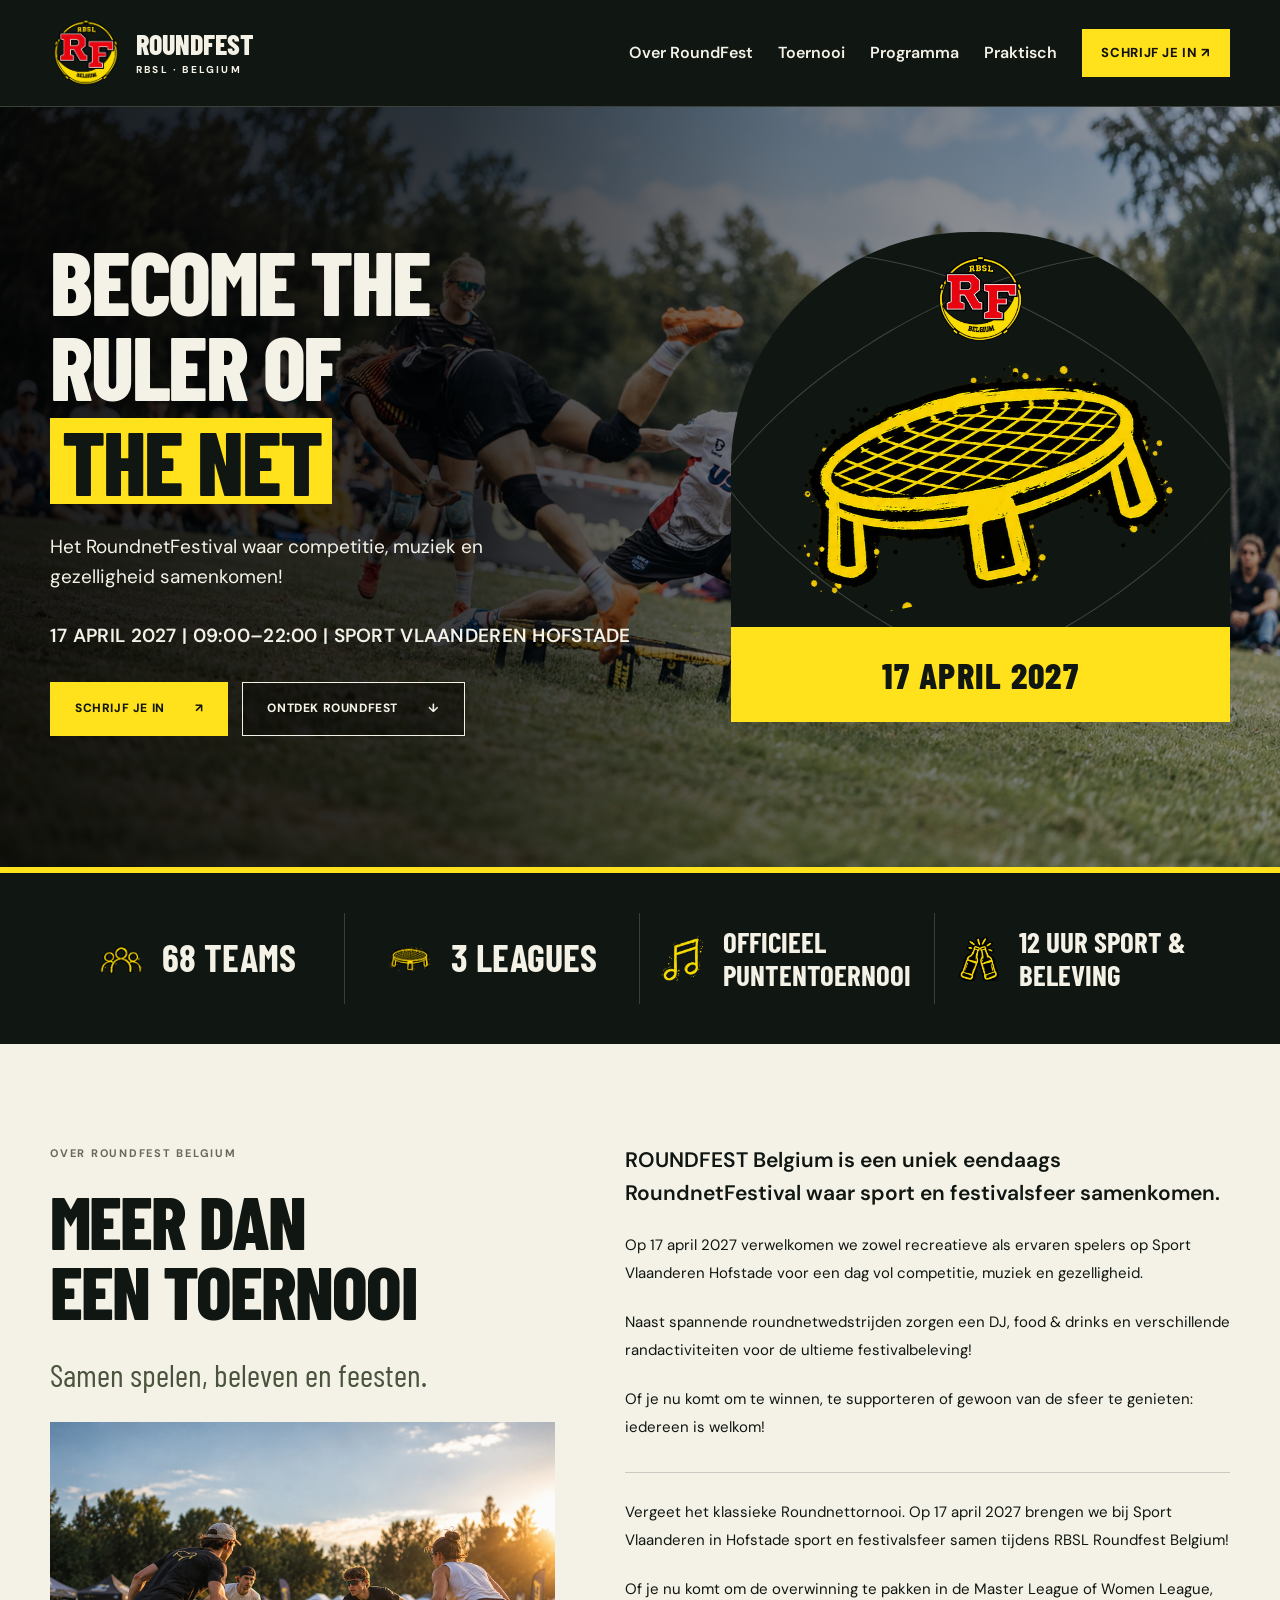
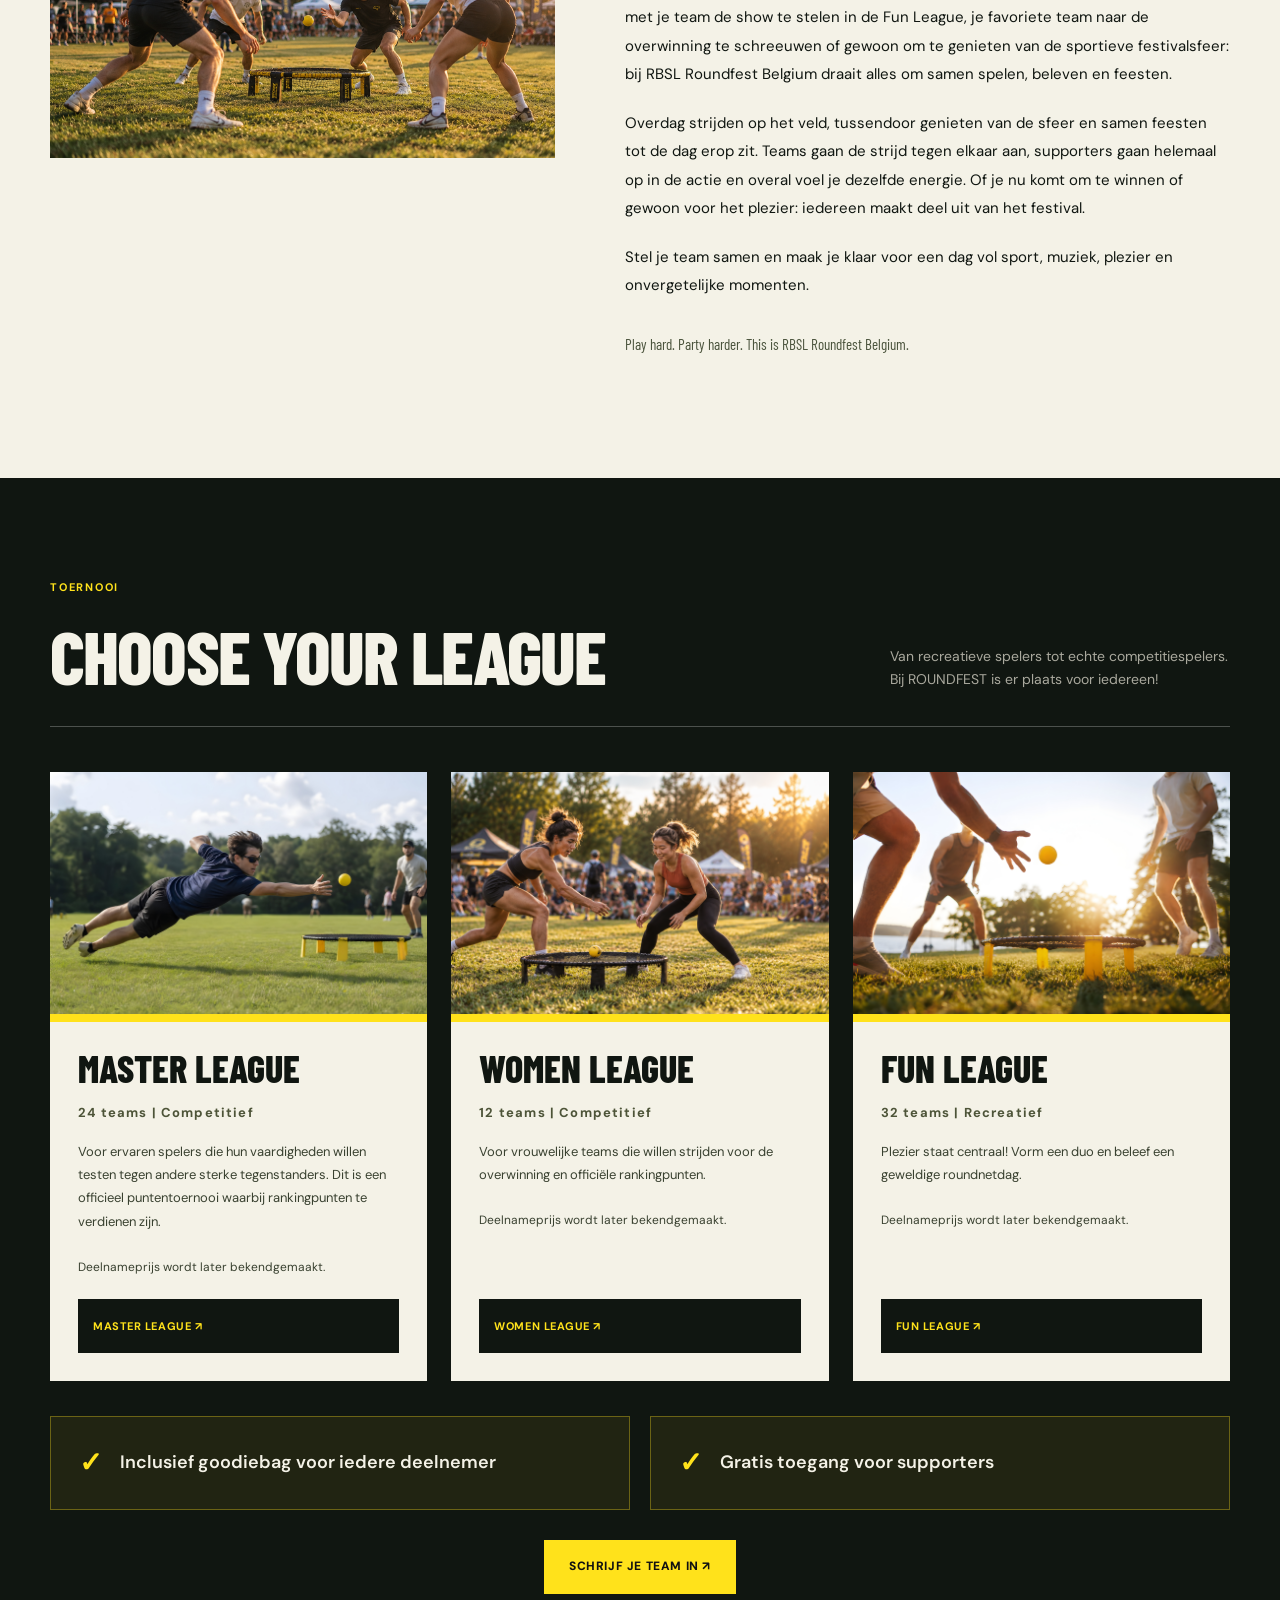
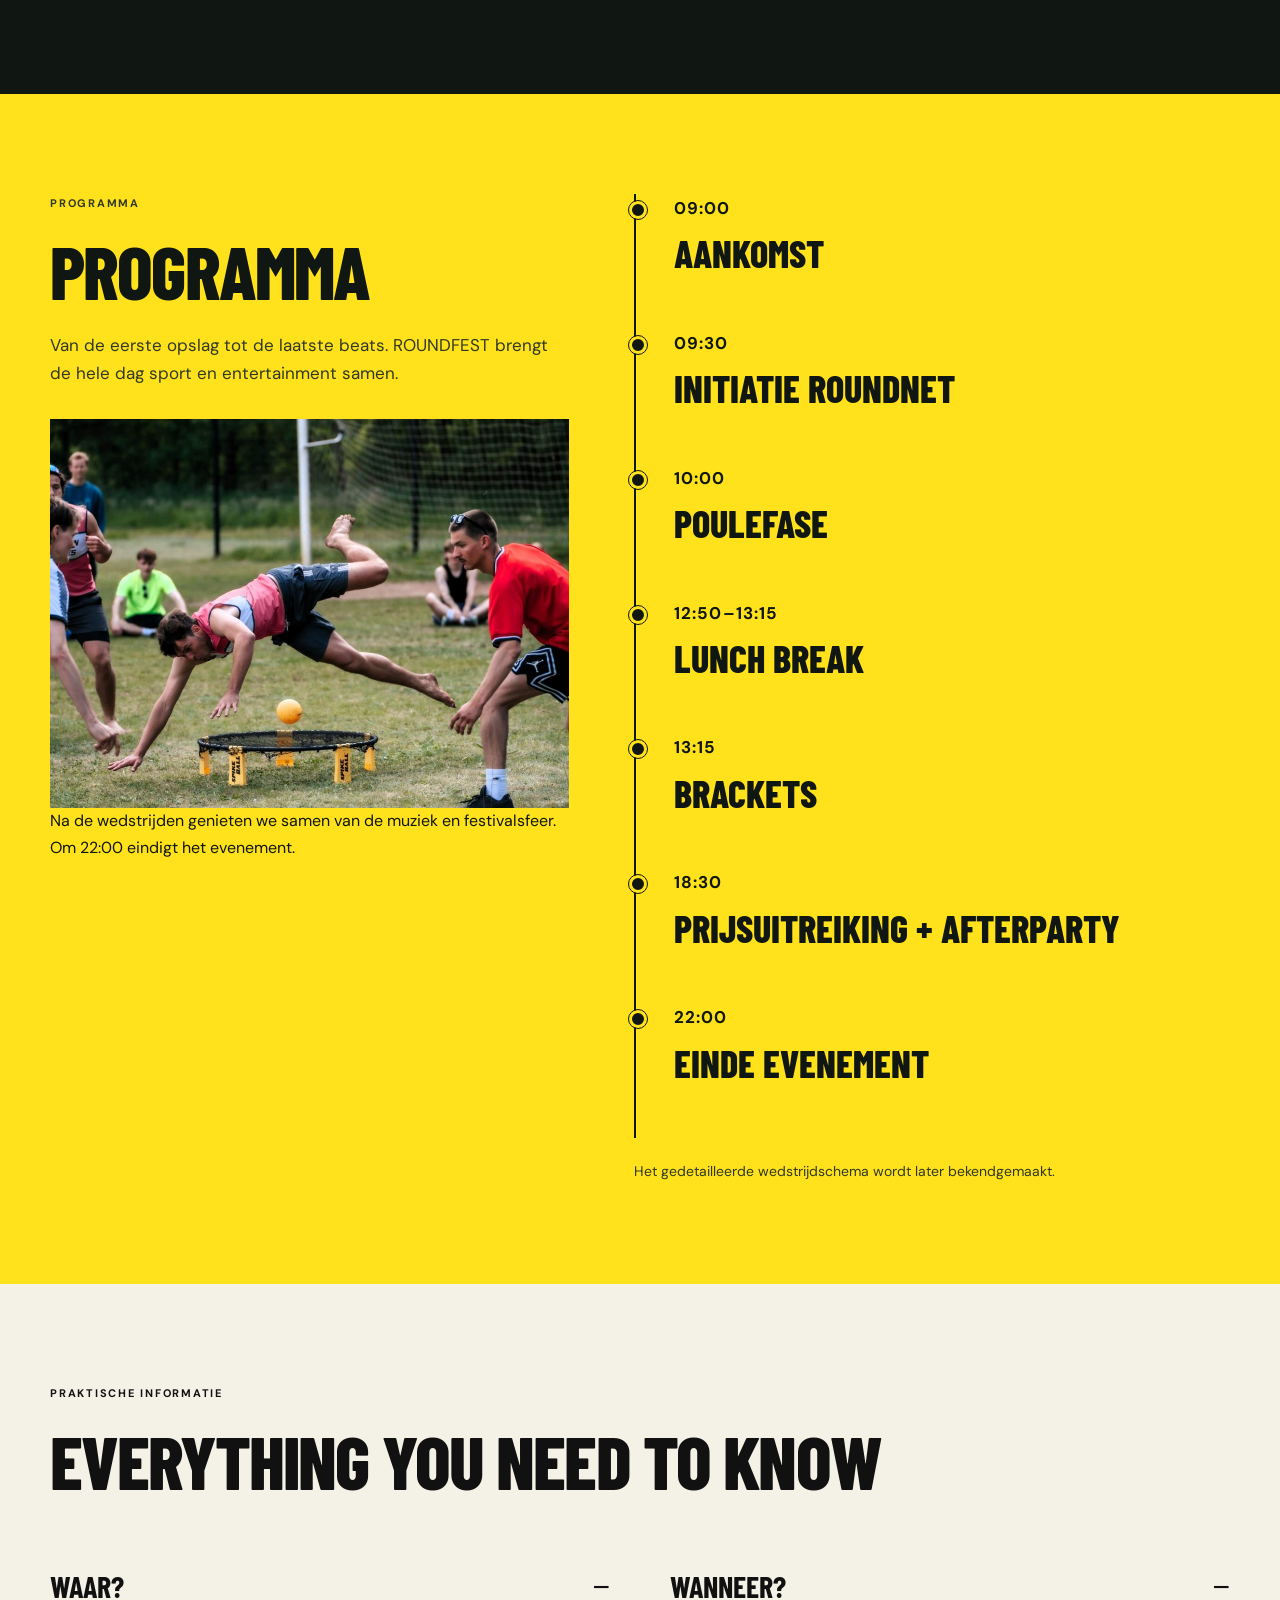
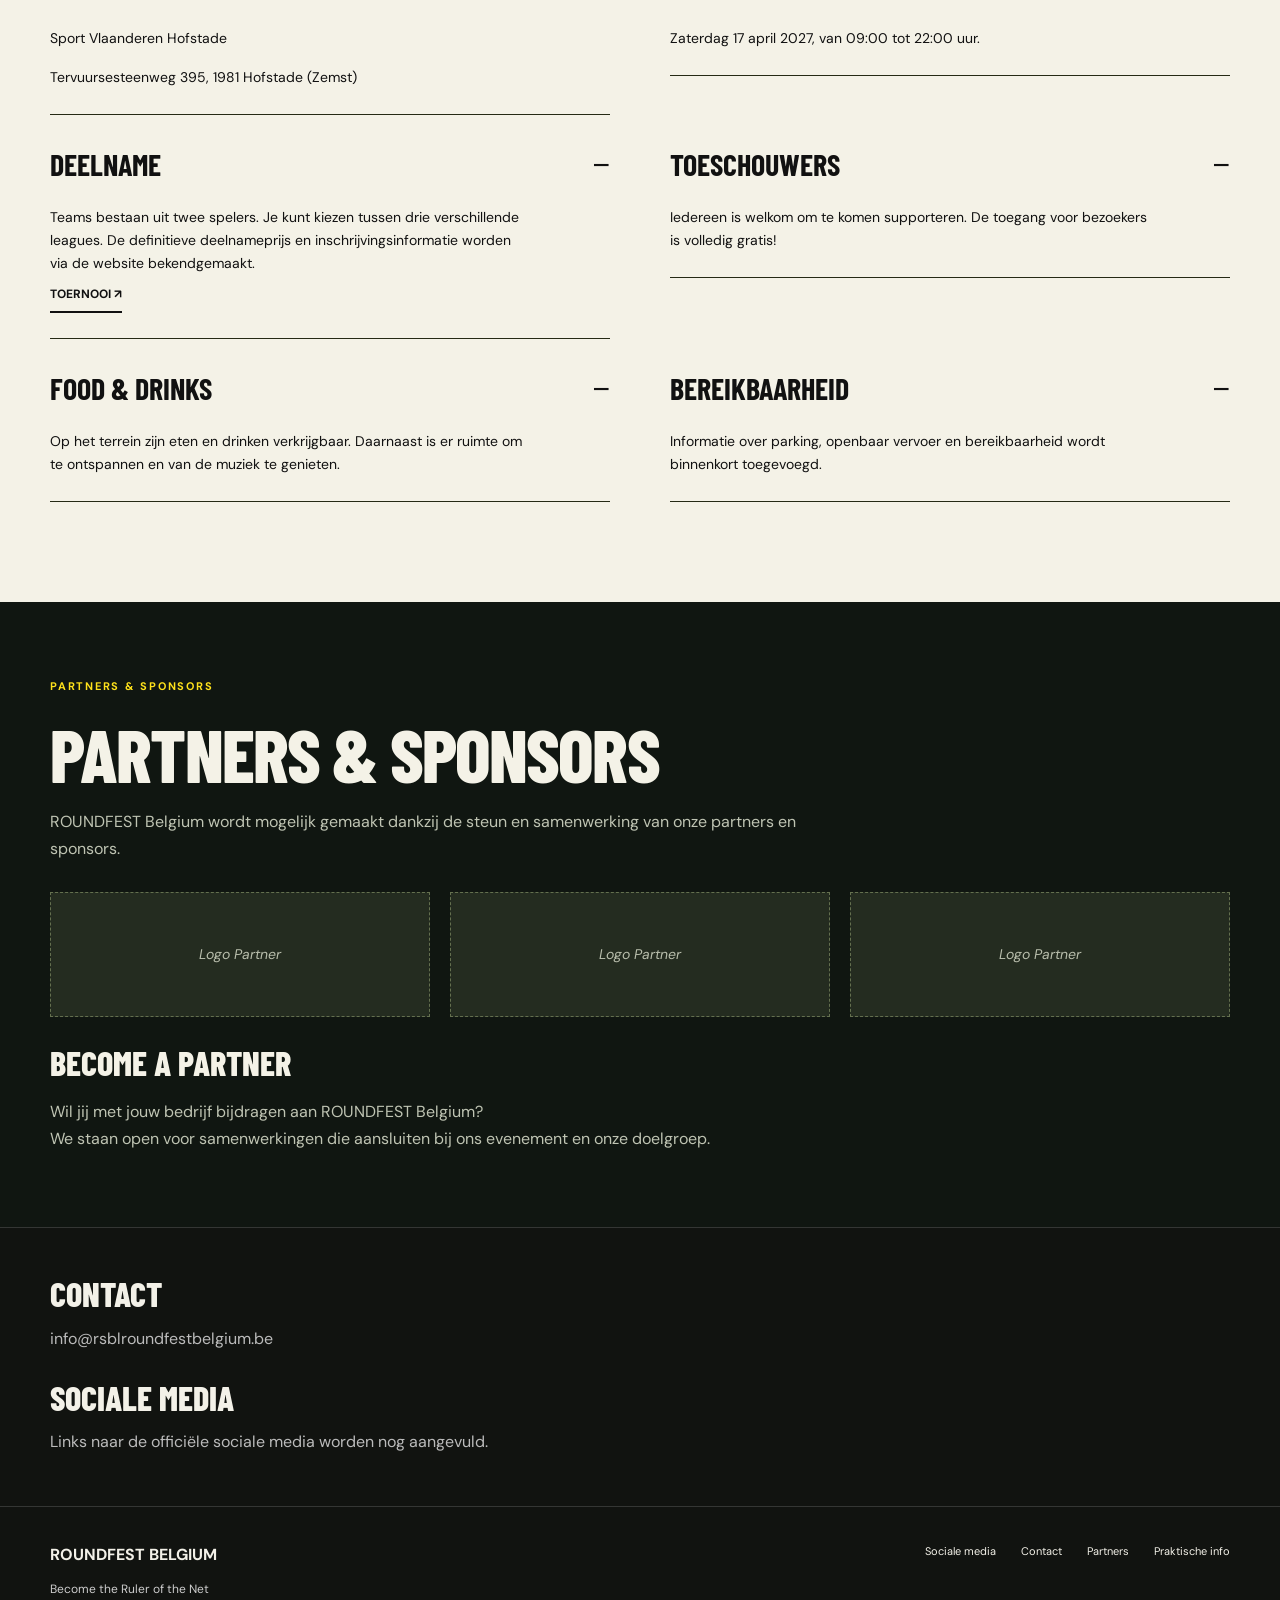
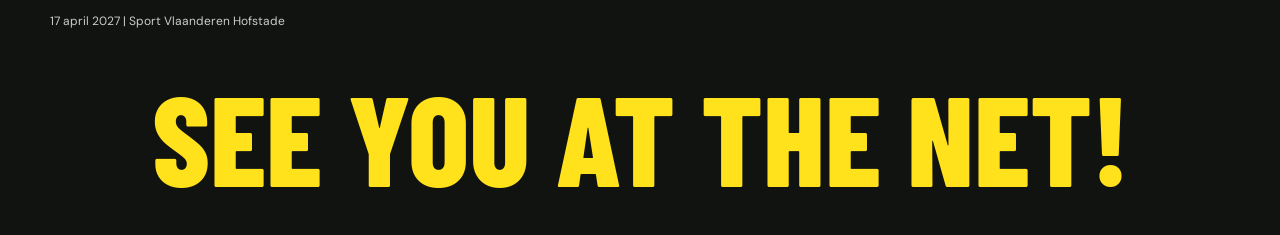
<file: Website files/voorstel3/index.html>
<!doctype html><html lang="nl"><head><meta charset="utf-8"><meta name="color-scheme" content="only light"><meta name="viewport" content="width=device-width,initial-scale=1"><title>Roundfest Belgium — Become the Ruler of the Net</title><meta name="description" content="Roundfest Belgium, 17 april 2027 in Sport Vlaanderen Hofstade. Het RoundnetFestival waar competitie, muziek en gezelligheid samenkomen."><link rel="icon" href="assets/Logo.png?v=20261104"><link rel="stylesheet" href="style.css?v=20261031-review"></head><body class="electric"><a class="skip" href="#main">Naar de inhoud</a><header><div class="wrap nav"><a class="brand" href="index.html"><img src="assets/Logo.png?v=20261104" alt="RF Belgium logo"><span>ROUNDFEST<small>RBSL · BELGIUM</small></span></a><button class="menu-toggle" type="button" aria-expanded="false" aria-controls="navigation">Menu</button><nav id="navigation" class="nav-links" aria-label="Hoofdnavigatie"><a href="#over">Over RoundFest</a><a href="#toernooi">Toernooi</a><a href="#programma">Programma</a><a href="#praktisch">Praktisch</a><a class="btn small" href="inschrijven.html">Schrijf je in ↗</a></nav></div></header><main id="main"><section class="hero"><div class="hero-photo hero-photo-action" role="img" aria-label="Roundnetspelers in actie rond het net"></div><div class="wrap hero-grid"><div><h1>BECOME THE<br>RULER OF<br><span>THE NET</span></h1><p class="subtitle">Het RoundnetFestival waar competitie, muziek en gezelligheid samenkomen!</p><p class="date">17 APRIL 2027 | 09:00–22:00 | SPORT VLAANDEREN HOFSTADE</p><div class="actions"><a class="btn" href="inschrijven.html">Schrijf je in <span aria-hidden="true">↗</span></a><a class="btn outline" href="#over">Ontdek Roundfest <span aria-hidden="true">↓</span></a></div></div><div class="field-art"><div class="field-orbit"></div><img class="field-net" src="assets/Net.png" alt="Illustratie van een roundnetnet"><img class="field-logo" src="assets/Logo.png?v=20261104" alt="Roundfest Belgium logo"><span class="field-date">17 APRIL 2027</span></div></div></section><section class="stats" aria-label="Vier kerngegevens"><div class="wrap stat-grid"><div class="stat"><img src="assets/Mannetjes.png" alt=""><strong class="">68 TEAMS</strong></div><div class="stat"><img src="assets/Net.png" alt=""><strong class="">3 LEAGUES</strong></div><div class="stat"><img src="assets/MuziekNoot.png" alt=""><strong class="long">OFFICIEEL PUNTENTOERNOOI</strong></div><div class="stat"><img src="assets/Drinkflesjes.png" alt=""><strong class="long">12 UUR SPORT & BELEVING</strong></div></div></section><section class="section intro" id="over"><div class="wrap intro-grid"><div><span class="kicker">Over Roundfest Belgium</span><h2>MEER DAN<br>EEN TOERNOOI</h2><p class="quote">Samen spelen, beleven en feesten.</p><img class="intro-photo" src="assets/meer-dan-een-toernooi.png" alt="Roundnetspelers op het gras met tenten en publiek op de achtergrond" loading="lazy"></div><div class="intro-text"><p class="lead">ROUNDFEST Belgium is een uniek eendaags RoundnetFestival waar sport en festivalsfeer samenkomen.</p><p>Op 17 april 2027 verwelkomen we zowel recreatieve als ervaren spelers op Sport Vlaanderen Hofstade voor een dag vol competitie, muziek en gezelligheid.</p><p>Naast spannende roundnetwedstrijden zorgen een DJ, food & drinks en verschillende randactiviteiten voor de ultieme festivalbeleving!</p><p>Of je nu komt om te winnen, te supporteren of gewoon van de sfeer te genieten: iedereen is welkom!</p><div class="extra-copy"><p>Vergeet het klassieke Roundnettornooi. Op 17 april 2027 brengen we bij Sport Vlaanderen in Hofstade sport en festivalsfeer samen tijdens RBSL Roundfest Belgium!</p><p>Of je nu komt om de overwinning te pakken in de Master League of Women League, met je team de show te stelen in de Fun League, je favoriete team naar de overwinning te schreeuwen of gewoon om te genieten van de sportieve festivalsfeer: bij RBSL Roundfest Belgium draait alles om samen spelen, beleven en feesten.</p><p>Overdag strijden op het veld, tussendoor genieten van de sfeer en samen feesten tot de dag erop zit. Teams gaan de strijd tegen elkaar aan, supporters gaan helemaal op in de actie en overal voel je dezelfde energie. Of je nu komt om te winnen of gewoon voor het plezier: iedereen maakt deel uit van het festival.</p><p>Stel je team samen en maak je klaar voor een dag vol sport, muziek, plezier en onvergetelijke momenten.</p><p class="quote">Play hard. Party harder. This is RBSL Roundfest Belgium.</p></div></div></div></section><section class="section" id="toernooi"><div class="wrap"><div class="section-head"><div><span class="kicker accent">Toernooi</span><h2>CHOOSE YOUR LEAGUE</h2></div><p>Van recreatieve spelers tot echte competitiespelers. Bij ROUNDFEST is er plaats voor iedereen!</p></div><div class="leagues"><article class="league"><div class="league-art"><img class="league-photo" src="assets/master-league-officieel.jpeg" alt="Spelers in actie tijdens een roundnetwedstrijd" loading="lazy"></div><div class="league-body"><h3>MASTER LEAGUE</h3><span class="meta">24 teams | Competitief</span><p>Voor ervaren spelers die hun vaardigheden willen testen tegen andere sterke tegenstanders. Dit is een officieel puntentoernooi waarbij rankingpunten te verdienen zijn.</p><p class="price">Deelnameprijs wordt later bekendgemaakt.</p><a class="btn" href="inschrijven.html?league=master">MASTER LEAGUE ↗</a></div></article><article class="league"><div class="league-art"><img class="league-photo" src="assets/women-league-officieel.png" alt="Roundnetspeelsters in actie rond het net" loading="lazy"></div><div class="league-body"><h3>WOMEN LEAGUE</h3><span class="meta">12 teams | Competitief</span><p>Voor vrouwelijke teams die willen strijden voor de overwinning en officiële rankingpunten.</p><p class="price">Deelnameprijs wordt later bekendgemaakt.</p><a class="btn" href="inschrijven.html?league=women">WOMEN LEAGUE ↗</a></div></article><article class="league"><div class="league-art"><img class="league-photo" src="assets/fun-league-officieel.jpeg" alt="Groep spelers rond een roundnet op het gras" loading="lazy"></div><div class="league-body"><h3>FUN LEAGUE</h3><span class="meta">32 teams | Recreatief</span><p>Plezier staat centraal! Vorm een duo en beleef een geweldige roundnetdag.</p><p class="price">Deelnameprijs wordt later bekendgemaakt.</p><a class="btn" href="inschrijven.html?league=fun">FUN LEAGUE ↗</a></div></article></div><div class="perks"><span>Inclusief goodiebag voor iedere deelnemer</span><span>Gratis toegang voor supporters</span></div><div class="section-cta"><a class="btn" href="inschrijven.html">Schrijf je team in ↗</a></div></div></section><section class="section program" id="programma"><div class="wrap program-grid"><div><span class="kicker accent">Programma</span><h2>PROGRAMMA</h2><p class="summary">Van de eerste opslag tot de laatste beats. ROUNDFEST brengt de hele dag sport en entertainment samen.</p><div class="program-images program-images--single"><img class="program-photo" src="assets/roundnetwedstrijden.jpg" alt="Roundnetspeler duikt naar de bal tijdens een wedstrijd" loading="lazy"><div class="placeholder" hidden><span>foto van de mensen die de muziek komen doen</span></div></div><p>Na de wedstrijden genieten we samen van de muziek en festivalsfeer. Om 22:00 eindigt het evenement.</p></div><div><div class="timeline"><div class="event"><time>09:00</time><h3>AANKOMST</h3></div><div class="event"><time>09:30</time><h3>INITIATIE ROUNDNET</h3></div><div class="event"><time>10:00</time><h3>POULEFASE</h3></div><div class="event"><time>12:50–13:15</time><h3>LUNCH BREAK</h3></div><div class="event"><time>13:15</time><h3>BRACKETS</h3></div><div class="event"><time>18:30</time><h3>PRIJSUITREIKING + AFTERPARTY</h3></div><div class="event"><time>22:00</time><h3>EINDE EVENEMENT</h3></div></div><p class="schedule-note">Het gedetailleerde wedstrijdschema wordt later bekendgemaakt.</p></div></div></section><section class="section info" id="praktisch"><div class="wrap"><span class="kicker">Praktische informatie</span><h2>EVERYTHING YOU NEED TO KNOW</h2><div class="faq"><details open><summary>WAAR?</summary><p>Sport Vlaanderen Hofstade</p><p>Tervuursesteenweg 395, 1981 Hofstade (Zemst)</p></details><details open><summary>WANNEER?</summary><p>Zaterdag 17 april 2027, van 09:00 tot 22:00 uur.</p></details><details open><summary>DEELNAME</summary><p>Teams bestaan uit twee spelers. Je kunt kiezen tussen drie verschillende leagues. De definitieve deelnameprijs en inschrijvingsinformatie worden via de website bekendgemaakt.</p><a class="text-link" href="#toernooi">Toernooi ↗</a></details><details open><summary>TOESCHOUWERS</summary><p>Iedereen is welkom om te komen supporteren. De toegang voor bezoekers is volledig gratis!</p></details><details open><summary>FOOD & DRINKS</summary><p>Op het terrein zijn eten en drinken verkrijgbaar. Daarnaast is er ruimte om te ontspannen en van de muziek te genieten.</p></details><details open><summary>BEREIKBAARHEID</summary><p>Informatie over parking, openbaar vervoer en bereikbaarheid wordt binnenkort toegevoegd.</p></details></div></div></section><section class="partners-section" id="partners"><div class="wrap"><span class="kicker accent">Partners & sponsors</span><h2>PARTNERS & SPONSORS</h2><p>ROUNDFEST Belgium wordt mogelijk gemaakt dankzij de steun en samenwerking van onze partners en sponsors.</p><div class="sponsor-slots"><div class="placeholder"><span class="slot">Logo Partner</span></div><div class="placeholder"><span class="slot">Logo Partner</span></div><div class="placeholder"><span class="slot">Logo Partner</span></div></div><h3>BECOME A PARTNER</h3><p>Wil jij met jouw bedrijf bijdragen aan ROUNDFEST Belgium?<br>We staan open voor samenwerkingen die aansluiten bij ons evenement en onze doelgroep.</p></div></section><section class="contact-section" id="contact"><div class="wrap"><h3>CONTACT</h3><p><a href="mailto:info@rsblroundfestbelgium.be">info@rsblroundfestbelgium.be</a></p><div id="socials"><h3 style="margin-top:30px">SOCIALE MEDIA</h3><p>Links naar de officiële sociale media worden nog aangevuld.</p></div></div></section></main><footer><div class="wrap"><div class="footer-row"><div class="footer-brand"><strong>ROUNDFEST BELGIUM</strong><small>Become the Ruler of the Net</small><small>17 april 2027 | Sport Vlaanderen Hofstade</small></div><nav class="footer-links" aria-label="Footernavigatie"><a href="index.html#socials">Sociale media</a><a href="mailto:info@rsblroundfestbelgium.be">Contact</a><a href="index.html#partners">Partners</a><a href="index.html#praktisch">Praktische info</a></nav></div><p class="endline">SEE YOU AT THE NET!</p></div></footer><script src="app.js"></script></body></html>
</file>
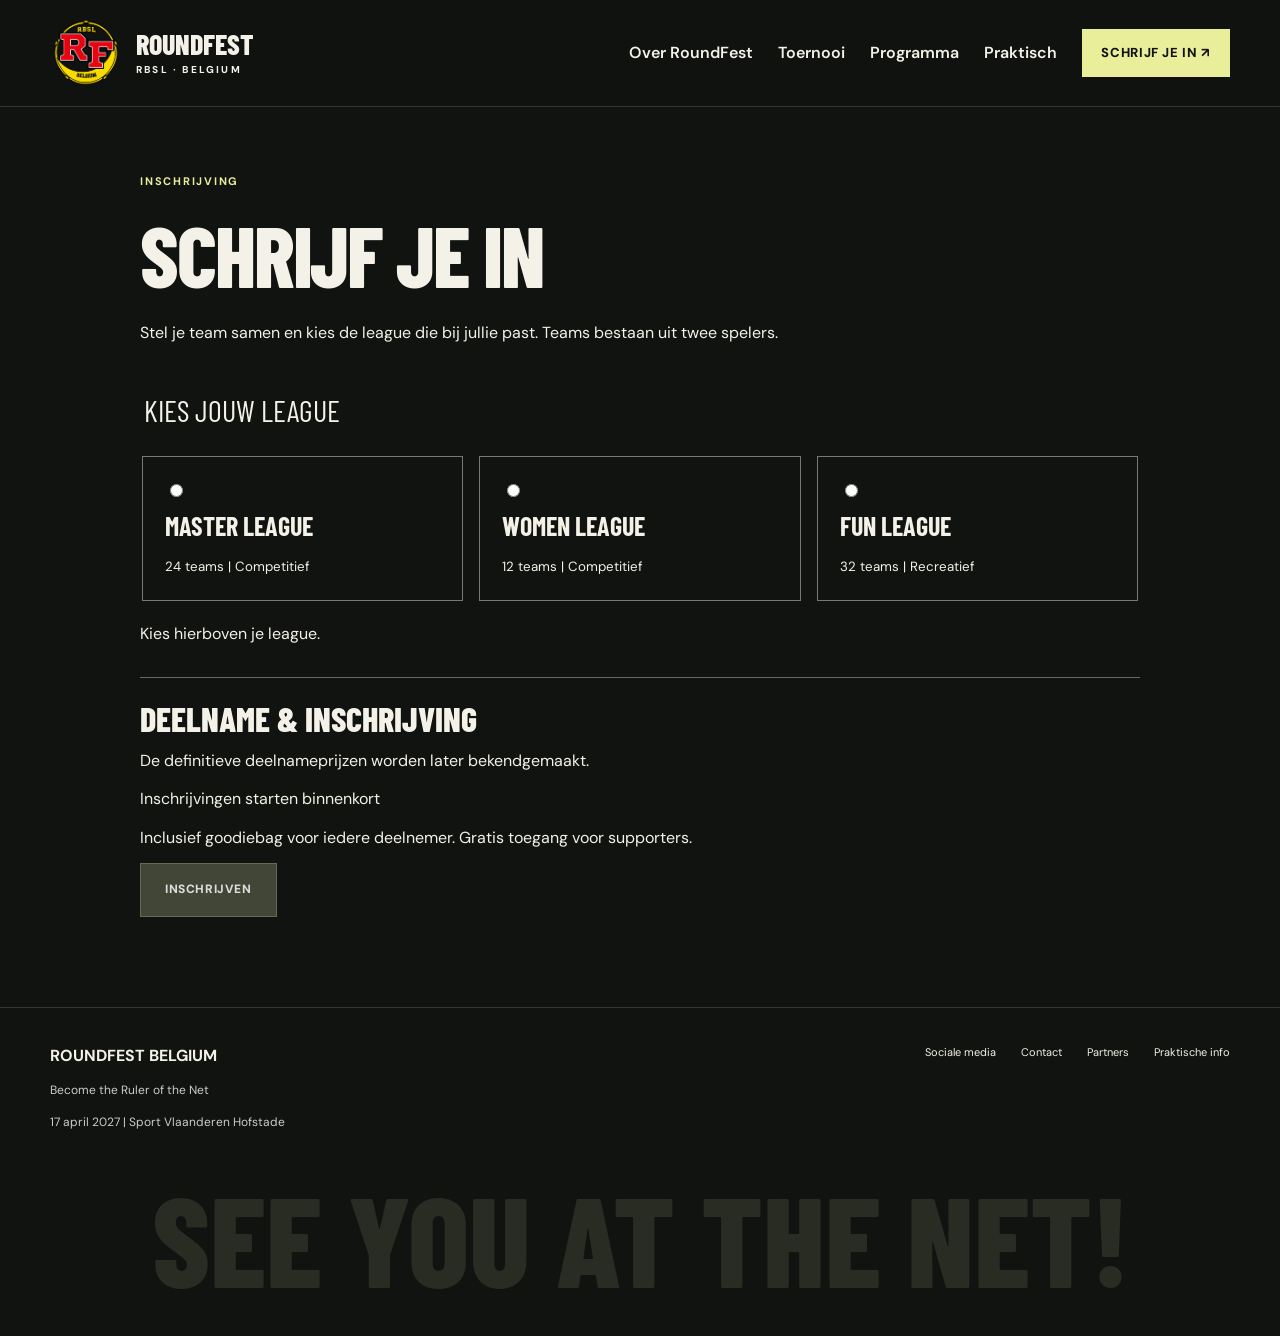
<file: Website files/voorstel1/inschrijven.html>
<!doctype html><html lang="nl"><head><meta charset="utf-8"><meta name="color-scheme" content="only light"><meta name="viewport" content="width=device-width,initial-scale=1"><title>Schrijf je in — Roundfest Belgium</title><meta name="description" content="Roundfest Belgium, 17 april 2027 in Sport Vlaanderen Hofstade. Het RoundnetFestival waar competitie, muziek en gezelligheid samenkomen."><link rel="icon" href="assets/Logo.png?v=20261104"><link rel="stylesheet" href="style.css?v=20261031-review"></head><body class="original"><a class="skip" href="#main">Naar de inhoud</a><header><div class="wrap nav"><a class="brand" href="index.html"><img src="assets/Logo.png?v=20261104" alt="RF Belgium logo"><span>ROUNDFEST<small>RBSL · BELGIUM</small></span></a><button class="menu-toggle" type="button" aria-expanded="false" aria-controls="navigation">Menu</button><nav id="navigation" class="nav-links" aria-label="Hoofdnavigatie"><a href="index.html#over">Over RoundFest</a><a href="index.html#toernooi">Toernooi</a><a href="index.html#programma">Programma</a><a href="index.html#praktisch">Praktisch</a><a class="btn small" href="inschrijven.html">Schrijf je in ↗</a></nav></div></header><main id="main" class="wrap registration"><span class="kicker accent">Inschrijving</span><h1>SCHRIJF JE IN</h1><p class="lead">Stel je team samen en kies de league die bij jullie past. Teams bestaan uit twee spelers.</p><form><fieldset><legend>Kies jouw league</legend><div class="league-options"><label class="league-option"><input type="radio" name="league" value="master" data-label="MASTER LEAGUE"><strong>MASTER LEAGUE</strong><small>24 teams | Competitief</small></label><label class="league-option"><input type="radio" name="league" value="women" data-label="WOMEN LEAGUE"><strong>WOMEN LEAGUE</strong><small>12 teams | Competitief</small></label><label class="league-option"><input type="radio" name="league" value="fun" data-label="FUN LEAGUE"><strong>FUN LEAGUE</strong><small>32 teams | Recreatief</small></label></div></fieldset><p id="selection" role="status" style="margin-top:20px"></p><div class="registration-info"><h3>DEELNAME & INSCHRIJVING</h3><p>De definitieve deelnameprijzen worden later bekendgemaakt.</p><p>Inschrijvingen starten binnenkort</p><p>Inclusief goodiebag voor iedere deelnemer. Gratis toegang voor supporters.</p><button class="btn" type="button" disabled>Inschrijven</button></div></form></main><footer><div class="wrap"><div class="footer-row"><div class="footer-brand"><strong>ROUNDFEST BELGIUM</strong><small>Become the Ruler of the Net</small><small>17 april 2027 | Sport Vlaanderen Hofstade</small></div><nav class="footer-links" aria-label="Footernavigatie"><a href="index.html#socials">Sociale media</a><a href="mailto:info@rsblroundfestbelgium.be">Contact</a><a href="index.html#partners">Partners</a><a href="index.html#praktisch">Praktische info</a></nav></div><p class="endline">SEE YOU AT THE NET!</p></div></footer><script src="inschrijven.js"></script></body></html>
</file>
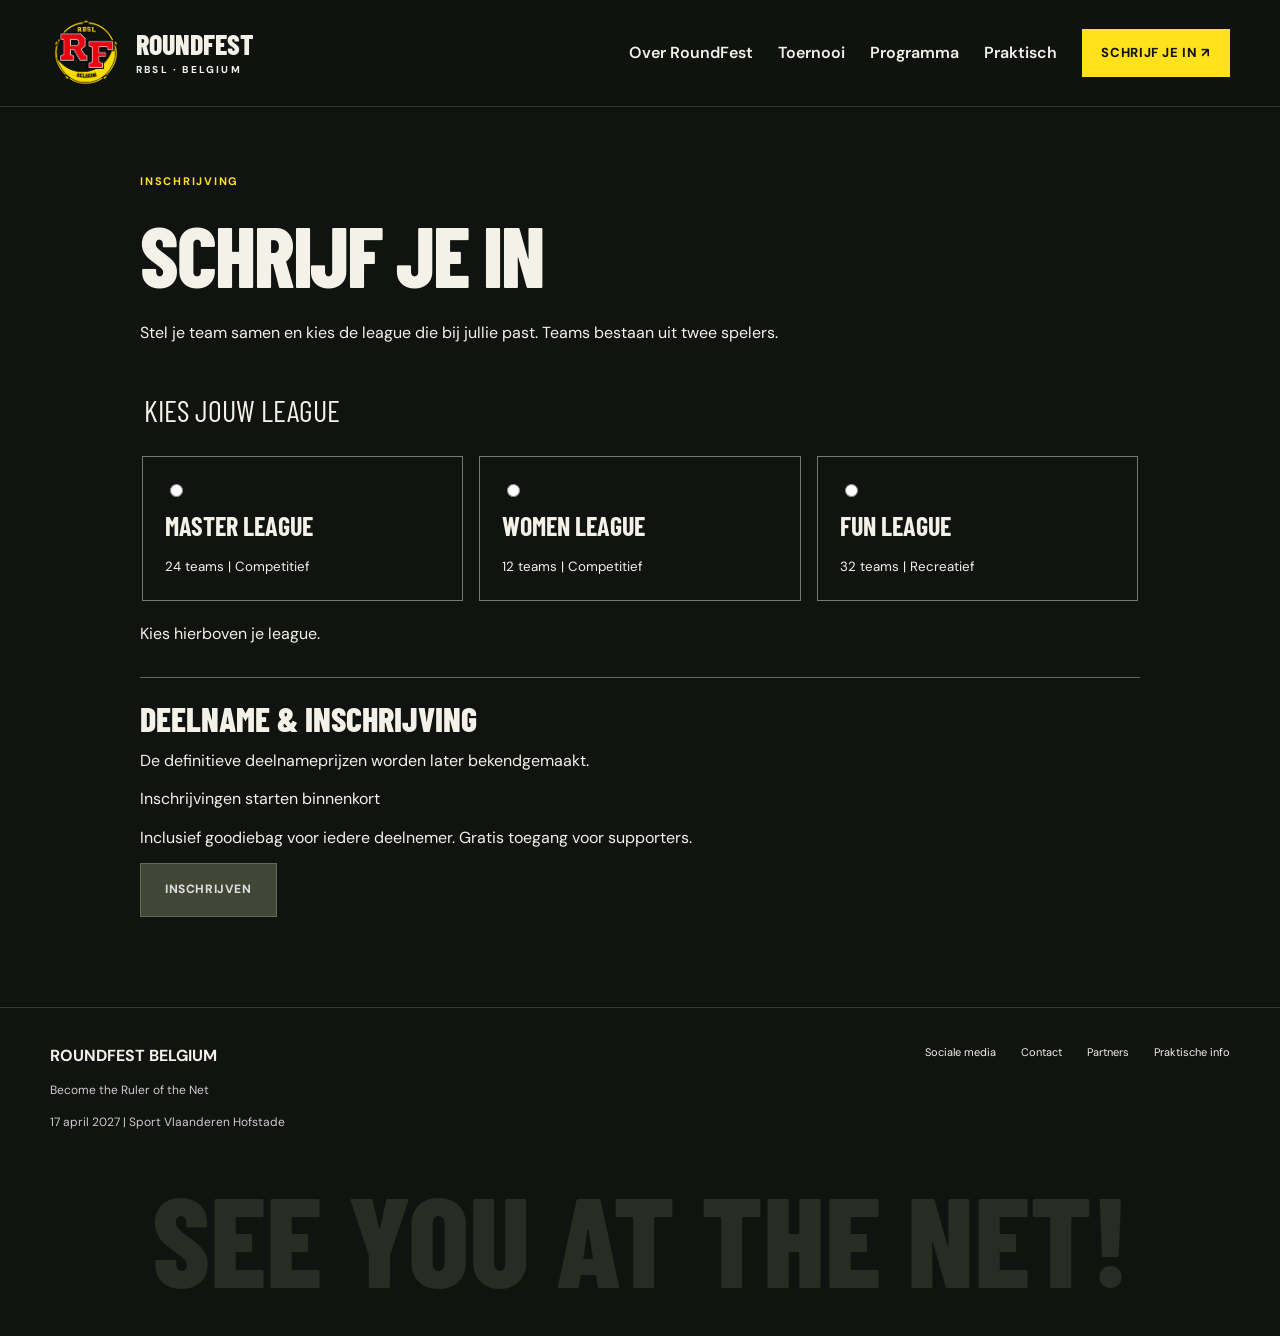
<file: Website files/voorstel2/inschrijven.html>
<!doctype html><html lang="nl"><head><meta charset="utf-8"><meta name="color-scheme" content="only light"><meta name="viewport" content="width=device-width,initial-scale=1"><title>Schrijf je in — Roundfest Belgium</title><meta name="description" content="Roundfest Belgium, 17 april 2027 in Sport Vlaanderen Hofstade. Het RoundnetFestival waar competitie, muziek en gezelligheid samenkomen."><link rel="icon" href="assets/Logo.png?v=20261104"><link rel="stylesheet" href="style.css?v=20261031-review"></head><body class="court"><a class="skip" href="#main">Naar de inhoud</a><header><div class="wrap nav"><a class="brand" href="index.html"><img src="assets/Logo.png?v=20261104" alt="RF Belgium logo"><span>ROUNDFEST<small>RBSL · BELGIUM</small></span></a><button class="menu-toggle" type="button" aria-expanded="false" aria-controls="navigation">Menu</button><nav id="navigation" class="nav-links" aria-label="Hoofdnavigatie"><a href="index.html#over">Over RoundFest</a><a href="index.html#toernooi">Toernooi</a><a href="index.html#programma">Programma</a><a href="index.html#praktisch">Praktisch</a><a class="btn small" href="inschrijven.html">Schrijf je in ↗</a></nav></div></header><main id="main" class="wrap registration"><span class="kicker accent">Inschrijving</span><h1>SCHRIJF JE IN</h1><p class="lead">Stel je team samen en kies de league die bij jullie past. Teams bestaan uit twee spelers.</p><form><fieldset><legend>Kies jouw league</legend><div class="league-options"><label class="league-option"><input type="radio" name="league" value="master" data-label="MASTER LEAGUE"><strong>MASTER LEAGUE</strong><small>24 teams | Competitief</small></label><label class="league-option"><input type="radio" name="league" value="women" data-label="WOMEN LEAGUE"><strong>WOMEN LEAGUE</strong><small>12 teams | Competitief</small></label><label class="league-option"><input type="radio" name="league" value="fun" data-label="FUN LEAGUE"><strong>FUN LEAGUE</strong><small>32 teams | Recreatief</small></label></div></fieldset><p id="selection" role="status" style="margin-top:20px"></p><div class="registration-info"><h3>DEELNAME & INSCHRIJVING</h3><p>De definitieve deelnameprijzen worden later bekendgemaakt.</p><p>Inschrijvingen starten binnenkort</p><p>Inclusief goodiebag voor iedere deelnemer. Gratis toegang voor supporters.</p><button class="btn" type="button" disabled>Inschrijven</button></div></form></main><footer><div class="wrap"><div class="footer-row"><div class="footer-brand"><strong>ROUNDFEST BELGIUM</strong><small>Become the Ruler of the Net</small><small>17 april 2027 | Sport Vlaanderen Hofstade</small></div><nav class="footer-links" aria-label="Footernavigatie"><a href="index.html#socials">Sociale media</a><a href="mailto:info@rsblroundfestbelgium.be">Contact</a><a href="index.html#partners">Partners</a><a href="index.html#praktisch">Praktische info</a></nav></div><p class="endline">SEE YOU AT THE NET!</p></div></footer><script src="inschrijven.js"></script></body></html>
</file>
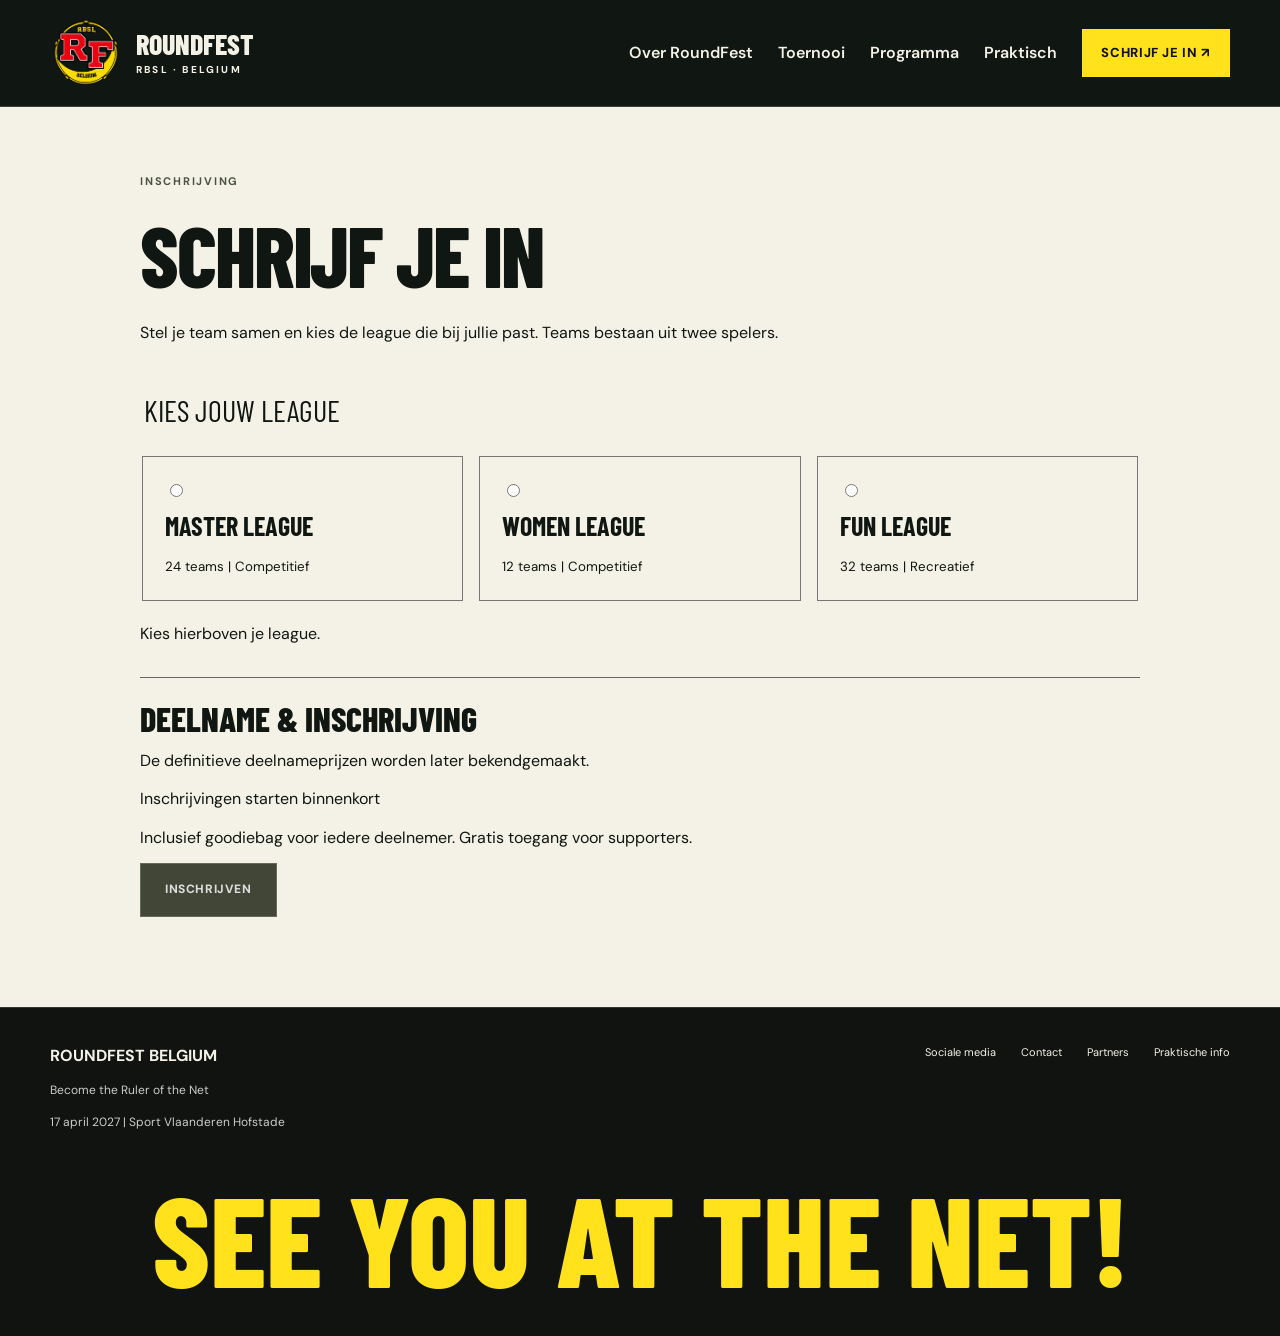
<file: Website files/voorstel3/inschrijven.html>
<!doctype html><html lang="nl"><head><meta charset="utf-8"><meta name="color-scheme" content="only light"><meta name="viewport" content="width=device-width,initial-scale=1"><title>Schrijf je in — Roundfest Belgium</title><meta name="description" content="Roundfest Belgium, 17 april 2027 in Sport Vlaanderen Hofstade. Het RoundnetFestival waar competitie, muziek en gezelligheid samenkomen."><link rel="icon" href="assets/Logo.png?v=20261104"><link rel="stylesheet" href="style.css?v=20261031-review"></head><body class="electric"><a class="skip" href="#main">Naar de inhoud</a><header><div class="wrap nav"><a class="brand" href="index.html"><img src="assets/Logo.png?v=20261104" alt="RF Belgium logo"><span>ROUNDFEST<small>RBSL · BELGIUM</small></span></a><button class="menu-toggle" type="button" aria-expanded="false" aria-controls="navigation">Menu</button><nav id="navigation" class="nav-links" aria-label="Hoofdnavigatie"><a href="index.html#over">Over RoundFest</a><a href="index.html#toernooi">Toernooi</a><a href="index.html#programma">Programma</a><a href="index.html#praktisch">Praktisch</a><a class="btn small" href="inschrijven.html">Schrijf je in ↗</a></nav></div></header><main id="main" class="wrap registration"><span class="kicker accent">Inschrijving</span><h1>SCHRIJF JE IN</h1><p class="lead">Stel je team samen en kies de league die bij jullie past. Teams bestaan uit twee spelers.</p><form><fieldset><legend>Kies jouw league</legend><div class="league-options"><label class="league-option"><input type="radio" name="league" value="master" data-label="MASTER LEAGUE"><strong>MASTER LEAGUE</strong><small>24 teams | Competitief</small></label><label class="league-option"><input type="radio" name="league" value="women" data-label="WOMEN LEAGUE"><strong>WOMEN LEAGUE</strong><small>12 teams | Competitief</small></label><label class="league-option"><input type="radio" name="league" value="fun" data-label="FUN LEAGUE"><strong>FUN LEAGUE</strong><small>32 teams | Recreatief</small></label></div></fieldset><p id="selection" role="status" style="margin-top:20px"></p><div class="registration-info"><h3>DEELNAME & INSCHRIJVING</h3><p>De definitieve deelnameprijzen worden later bekendgemaakt.</p><p>Inschrijvingen starten binnenkort</p><p>Inclusief goodiebag voor iedere deelnemer. Gratis toegang voor supporters.</p><button class="btn" type="button" disabled>Inschrijven</button></div></form></main><footer><div class="wrap"><div class="footer-row"><div class="footer-brand"><strong>ROUNDFEST BELGIUM</strong><small>Become the Ruler of the Net</small><small>17 april 2027 | Sport Vlaanderen Hofstade</small></div><nav class="footer-links" aria-label="Footernavigatie"><a href="index.html#socials">Sociale media</a><a href="mailto:info@rsblroundfestbelgium.be">Contact</a><a href="index.html#partners">Partners</a><a href="index.html#praktisch">Praktische info</a></nav></div><p class="endline">SEE YOU AT THE NET!</p></div></footer><script src="inschrijven.js"></script></body></html>
</file>
<file: Website files/voorstel1/style.css>
@import url('https://fonts.googleapis.com/css2?family=Barlow+Condensed:wght@600;700;800;900&family=DM+Sans:wght@400;500;600;700&display=swap');
:root{--yellow:#ffe21b;--ink:#111310;--paper:#f3f1e8;--muted:#aaa99e;--line:#ffffff26;--font:'Barlow Condensed','Arial Narrow',Impact,sans-serif}*{box-sizing:border-box}html{scroll-behavior:smooth;scroll-padding-top:100px}body{margin:0;background:var(--ink);color:var(--paper);font-family:'DM Sans',Arial,sans-serif;font-size:16px;line-height:1.65}a{color:inherit;text-decoration:none}button,input{font:inherit}button,a,label{touch-action:manipulation}button{cursor:pointer}a:focus-visible,button:focus-visible,input:focus-visible,summary:focus-visible{outline:3px solid var(--yellow);outline-offset:5px}::selection{background:var(--yellow);color:#111}img{max-width:100%;display:block}h1,h2,h3,p{margin:0}h1,h2,h3,.display{font-family:var(--font);font-weight:800;line-height:.95;text-transform:uppercase}h1{font-size:clamp(70px,9.8vw,150px);letter-spacing:-.025em}h2{font-size:clamp(46px,6vw,86px);letter-spacing:-.02em}h3{font-size:34px}.wrap{width:min(1280px,calc(100% - 100px));margin:auto}.kicker{text-transform:uppercase;letter-spacing:.16em;font-size:11px;font-weight:700;display:block;margin-bottom:24px}.accent{color:var(--yellow)}.btn{display:inline-flex;align-items:center;justify-content:center;gap:30px;min-height:54px;padding:14px 24px;background:var(--yellow);color:#111;font-weight:800;font-size:12px;letter-spacing:.05em;text-transform:uppercase;border:1px solid var(--yellow);transition:transform .2s,background .2s}.btn:hover{transform:translateY(-3px);background:#fff06b}.btn.outline{background:transparent;color:inherit;border-color:#ffffff50}.btn.small{min-height:42px;padding:10px 16px;font-size:10px}.actions{display:flex;flex-wrap:wrap;gap:14px;margin-top:30px}.skip{position:fixed;top:-100px;left:10px;z-index:100;background:var(--yellow);color:#000;padding:12px}.skip:focus{top:10px}.concept-bar{background:#242620;text-align:center;font-size:10px;letter-spacing:.07em;padding:8px 16px;color:#d0d0c6}.concept-bar a{text-decoration:underline;margin-left:18px}header{background:#111310ed;position:sticky;top:0;z-index:30;border-bottom:1px solid var(--line);backdrop-filter:blur(15px)}.nav{display:flex;align-items:center;justify-content:space-between;height:86px;gap:24px}.brand{display:flex;align-items:center;gap:10px;font-family:var(--font);font-size:22px;line-height:.9;font-weight:800}.brand img{height:56px;width:56px;object-fit:contain}.brand small{font-family:'DM Sans',sans-serif;font-size:8px;letter-spacing:.22em;display:block;margin-top:7px}.nav-links{display:flex;gap:28px;align-items:center;font-size:12px}.nav-links a:hover{color:var(--yellow)}.menu-toggle{display:none;background:none;border:1px solid #777;color:white;padding:7px 12px}.hero{position:relative;overflow:hidden;min-height:680px;display:flex;align-items:center;padding:82px 0 72px;background:radial-gradient(ellipse at 76% 45%,#5c571c45,transparent 60%)}.hero-grid{display:grid;grid-template-columns:1.35fr 1fr;align-items:center;gap:20px;position:relative;z-index:2}.hero h1 span{display:block;color:var(--yellow)}.hero .subline{font-family:var(--font);font-size:22px;letter-spacing:.05em;margin:25px 0 10px;text-transform:uppercase}.hero .date{font-size:11px;color:#c4c4b7;letter-spacing:.08em}.hero-art{height:440px;position:relative;isolation:isolate}.hero-art:before{content:'';position:absolute;inset:10% -5%;border:1px solid #ffe21b6a;border-radius:50%;transform:rotate(-28deg);z-index:-1}.hero-art:after{content:'RF / 2027';position:absolute;bottom:0;right:0;font-family:var(--font);font-size:16px;letter-spacing:.2em;color:var(--yellow)}.sun{position:absolute;inset:8%;border-radius:50%;background:var(--yellow);box-shadow:0 0 100px #ffe21b20}.athlete{position:absolute;width:115%;max-width:none;left:-10%;top:9%;height:90%;object-fit:contain;transform:rotate(-8deg)}.stamp{position:absolute;top:0;right:-5px;background:var(--paper);color:#111;border-radius:50%;width:96px;height:96px;display:grid;place-content:center;text-align:center;font-family:var(--font);font-weight:700;font-size:22px;line-height:.9;transform:rotate(13deg)}.stamp small{font-family:'DM Sans';font-size:9px;margin-top:8px}.hero-bottom{position:relative;z-index:2;margin-top:38px;font-size:10px;letter-spacing:.14em;display:flex;justify-content:space-between;color:var(--muted)}.stats{position:relative;border-top:1px solid var(--line);border-bottom:1px solid var(--line);padding:28px 0;background:#181a14}.stat-grid{display:grid;grid-template-columns:repeat(4,1fr)}.stat{display:flex;align-items:center;justify-content:center;gap:18px;border-right:1px solid var(--line)}.stat:last-child{border:0}.stat img{width:44px;height:44px;object-fit:contain}.stat strong{font-family:var(--font);display:block;font-size:28px;line-height:1.1}.stat small{font-size:9px;letter-spacing:.09em;color:#aaa}.section{padding:100px 0}.intro{background:var(--paper);color:var(--ink);position:relative}.original .intro{clip-path:polygon(0 1%,4% 0,9% 1%,15% 0,24% 1%,30% 0,40% 1%,48% 0,55% 1%,63% 0,72% 1%,83% 0,92% 1%,100% 0,100% 99%,92% 100%,85% 99%,78% 100%,68% 99%,60% 100%,48% 99%,39% 100%,29% 99%,20% 100%,10% 99%,0 100%)}.intro-grid{display:grid;grid-template-columns:1fr 1.12fr;gap:80px}.intro .kicker{color:#686a59}.intro h2 em{font-style:normal;color:#73725a}.intro-text p{margin-bottom:20px;font-size:15px;line-height:1.9}.intro-text .lead{font-size:21px;line-height:1.6;font-weight:600}.text-link{display:inline-block;font-weight:700;font-size:12px;text-transform:uppercase;border-bottom:2px solid currentColor;margin-top:10px;padding-bottom:6px}.motion{min-height:620px;position:relative;isolation:isolate;overflow:hidden;background:#131610;display:flex;align-items:center}.motion-art,.video{position:absolute;inset:0;width:100%;height:100%;object-fit:cover;z-index:-3}.video{filter:grayscale(1) sepia(.6) saturate(1.6);opacity:0;transition:opacity .6s}.video.ready{opacity:1}.motion-art{background:radial-gradient(ellipse at 65% 40%,#756e16,transparent 65%),#15180d}.motion-art img{height:110%;width:70%;object-fit:contain;position:absolute;right:-2%;bottom:-15%;opacity:.35;filter:invert(1)}.motion:after{content:'';position:absolute;inset:0;background:linear-gradient(90deg,#090c08e6,#0c100536);z-index:-1;pointer-events:none}.motion-content{max-width:650px;padding-top:80px;padding-bottom:100px}.motion h2{font-size:clamp(64px,8vw,112px)}.motion h2 span{color:var(--yellow)}.motion p{max-width:420px;color:#dfdfcf;margin-top:22px}.film-label{display:inline-flex;gap:10px;align-items:center;font-size:10px;letter-spacing:.16em;text-transform:uppercase;margin-bottom:28px}.dot{width:7px;height:7px;border-radius:50%;background:var(--yellow)}.film-controls{position:absolute;bottom:24px;left:50%;transform:translateX(-50%);display:flex;justify-content:space-between;gap:20px;align-items:center;width:min(1280px,calc(100% - 100px));font-size:10px}.film-controls .status{max-width:400px;color:#ddd}.video-tools{display:flex;gap:8px}.video-tools button{background:#111c;border:1px solid #ffffff70;color:white;padding:9px 12px;font-size:10px}.section-head{display:flex;justify-content:space-between;align-items:end;gap:40px;margin-bottom:45px}.section-head p{max-width:340px;color:var(--muted);font-size:14px}.leagues{display:grid;grid-template-columns:repeat(3,1fr);gap:22px}.league{background:#1a1d16;border:1px solid #6c682e;overflow:hidden;display:flex;flex-direction:column}.league-art{height:230px;background:radial-gradient(ellipse at center,#d9c839,#5a5715);position:relative;overflow:hidden}.league-art img{width:100%;height:120%;object-fit:contain;transform:translateY(8%);mix-blend-mode:multiply}.league:nth-child(2) .league-art{background:radial-gradient(ellipse at center,#a5aa70,#40472c)}.league:nth-child(3) .league-art{background:radial-gradient(ellipse at center,#d5bf62,#6a511b)}.league-art .number{position:absolute;left:18px;top:14px;color:#1119;font-family:var(--font);font-size:38px}.league-body{padding:28px;display:flex;flex-direction:column;flex:1}.league-body .meta{font-size:10px;letter-spacing:.09em;color:var(--yellow);margin:16px 0}.league-body p{font-size:13px;color:#c5c8ba;line-height:1.8;margin-bottom:24px}.league-body a{margin-top:auto;border-top:1px solid var(--line);padding-top:15px;display:flex;justify-content:space-between;font-weight:700;font-size:11px;text-transform:uppercase}.league-body a:hover{color:var(--yellow)}.perks{display:flex;justify-content:center;gap:35px;font-size:11px;color:#c8cabd;padding-top:28px}.program-grid{display:grid;grid-template-columns:1fr 1.2fr;gap:90px}.program{background:#1c1f16}.program .summary{color:var(--muted);max-width:350px;margin-top:25px;font-size:14px}.timeline{border-left:1px solid #b0a75b;padding-left:34px}.event{position:relative;padding:0 0 30px}.event:last-child{padding-bottom:0}.event:before{content:'';width:9px;height:9px;background:var(--yellow);border-radius:50%;position:absolute;left:-39px;top:10px}.event time{font-size:10px;letter-spacing:.12em;color:var(--yellow)}.event h3{font-size:27px;margin:7px 0}.event p{font-size:13px;color:#c5c8b7}.schedule-note{font-size:11px;color:var(--muted);margin-top:22px}.info{background:var(--paper);color:#111}.faq{margin-top:40px;display:grid;grid-template-columns:1fr 1fr;column-gap:60px}.faq details{border-bottom:1px solid #bdbfb1;padding:22px 0;align-self:start}.faq summary{font-family:var(--font);font-size:26px;font-weight:700;text-transform:uppercase;cursor:pointer;list-style:none;display:flex;justify-content:space-between;gap:25px}.faq summary:after{content:'+';font-family:Arial;font-weight:400}.faq details[open] summary:after{content:'−'}.faq p{padding-top:16px;font-size:14px;max-width:480px}.signup{text-align:center;padding:90px 24px;background:var(--yellow);color:#111}.signup h2{font-size:clamp(55px,7vw,100px)}.signup p{max-width:600px;margin:22px auto 0;font-size:14px}.signup .btn{background:#111;color:white;margin-top:28px;border-color:#111}.partners{padding:70px 0;display:flex;justify-content:space-between;align-items:center;gap:50px}.partners h3{font-size:38px}.partners p{font-size:13px;color:var(--muted);max-width:560px;margin-top:15px}footer{border-top:1px solid var(--line);padding:35px 0}.footer-row{display:flex;align-items:center;justify-content:space-between;gap:30px}footer p{font-size:10px;color:var(--muted)}.footer-links{display:flex;gap:25px;font-size:11px}.endline{font-family:var(--font);font-size:clamp(50px,10vw,150px);color:#292c22;text-align:center;line-height:1;margin:40px 0 0;font-weight:800}.demo-panel{position:fixed;inset:0;background:#000b;z-index:100;display:grid;place-items:center;padding:24px}.demo-panel[hidden]{display:none}.demo-dialog{background:var(--paper);color:#111;padding:36px;max-width:520px;width:100%;position:relative}.demo-dialog h2{font-size:38px;margin-bottom:20px}.demo-dialog p{font-size:14px;margin:15px 0}.demo-dialog button.close{position:absolute;right:15px;top:10px;border:0;background:none;font-size:24px}.demo-dialog input{width:100%;font-size:13px;padding:15px 0}.demo-dialog .note{font-size:11px;color:#555}.court .hero{background:var(--yellow);color:#111;padding-top:65px}.court .hero h1 span{color:#111}.court .hero .date,.court .hero-bottom{color:#44472e}.court .hero .btn{background:#111;color:white;border-color:#111}.court .hero .btn.outline{background:transparent;color:#111}.court .sun{background:#eee9c4;border-radius:0;transform:rotate(-9deg);inset:0 3%}.court .hero-art:before{border:0}.court .stamp{background:#111;color:var(--yellow)}.court .hero-art:after{color:#111}.court .motion{min-height:780px}.court .motion-content{max-width:800px}.court .motion h2{font-size:clamp(80px,11vw,160px)}.court .intro{background:#111310;color:var(--paper)}.court .intro h2 em{color:var(--yellow)}.court .stats{background:#eeeeDF;color:#111}.court .stat{border-color:#ccc}.court .stat img{filter:brightness(.3)}.court .stat small{color:#666}.court .league{border:none}.court .league-art{height:280px}.night{--yellow:#e9ee9b;--ink:#10120f;--paper:#eeeede}.night .hero{min-height:760px;background:radial-gradient(ellipse at 70% 45%,#4e563c55,transparent 65%)}.night .hero h1{font-size:clamp(70px,8.8vw,135px);font-weight:600}.night .sun{background:radial-gradient(circle at 30% 30%,#f6f7d8,#9baf6f 55%,#21291c);box-shadow:0 0 100px #a3c66e44}.night .hero-art{height:470px}.night .hero .subline{font-size:19px}.night .intro{background:#191c16;color:var(--paper)}.night .intro h2 em{color:var(--yellow)}.night .stats{background:#10120f}.night .stat img{filter:saturate(.2)}.night .league-art{filter:saturate(.3)}.night .program{position:relative;background:transparent}.night .motion.program-film{display:block;min-height:auto}.night .program-film .program{padding:100px 0 120px}.night .program-film:after{background:#10140ed9}.night .program-film .motion-art{background:radial-gradient(ellipse at 40% 30%,#626c3b,#12170e)}.night .film-label{margin-bottom:25px}.night .signup{background:#e9ee9b}.night .btn{border-radius:2px}.night .intro .kicker{color:#b5b9a5}
@media(min-width:1600px){.hero{min-height:780px}}@media(max-width:1000px){.wrap{width:calc(100% - 48px)}.nav-links{gap:16px}.nav-links .btn{display:none}.hero-grid{grid-template-columns:1.3fr 1fr}.hero-art{height:330px}.hero{min-height:620px}h1{font-size:90px}.intro-grid,.program-grid{gap:40px}.league-body{padding:20px}.league h3{font-size:29px}.film-controls{width:calc(100% - 48px)}.stat{gap:9px}.stat strong{font-size:24px}.stat img{width:30px}.night .hero-art{height:330px}}@media(max-width:700px){.wrap{width:calc(100% - 36px)}.nav{height:72px}.brand{font-size:20px}.brand img{width:43px;height:43px}.menu-toggle{display:block}.nav-links{display:none;position:absolute;top:72px;left:0;right:0;background:#111;padding:25px;flex-direction:column;align-items:stretch;font-size:16px}.nav-links.open{display:flex}.hero,.court .hero{padding:46px 0 32px;min-height:0}.hero-grid{grid-template-columns:1fr}.hero h1,.night .hero h1{font-size:clamp(65px,15vw,104px)}.hero .subline{font-size:20px}.hero .date{font-size:10px}.hero-art,.night .hero-art{height:285px;width:310px;max-width:90%;margin:40px auto 0}.hero-bottom{margin-top:28px;font-size:8px}.hero-bottom span:last-child{display:none}.stamp{width:80px;height:80px;font-size:20px}.stat-grid{grid-template-columns:1fr 1fr;gap:25px 0}.stat:nth-child(2){border:0}.stat{justify-content:flex-start;padding-left:20px}.stats{padding:25px 0}.stat strong{font-size:26px}.stat small{font-size:8px}.section{padding:65px 0}.intro-grid,.program-grid{grid-template-columns:1fr;gap:35px}.intro-text .lead{font-size:19px}.section-head{display:block;margin-bottom:30px}.section-head p{margin-top:20px}.leagues{grid-template-columns:1fr}.league-art,.court .league-art{height:260px}.league h3{font-size:38px}.league-body{padding:25px}.league-body p{font-size:14px}.perks{flex-direction:column;gap:8px;text-align:center}.motion,.court .motion{min-height:630px}.motion h2,.court .motion h2{font-size:76px}.motion-content{padding:70px 0 160px}.motion p{font-size:14px}.film-controls{bottom:18px;width:calc(100% - 36px);flex-direction:column;align-items:start;gap:12px}.motion-art img{width:140%;right:-40%;opacity:.2}.faq{grid-template-columns:1fr;margin-top:25px}.signup{padding:65px 20px}.partners{padding:50px 0;display:block}.partners .text-link{margin-top:25px}.footer-row{flex-direction:column;align-items:start;gap:20px}.night .hero{min-height:0}.night .program-film .program{padding:65px 0 160px}.concept-bar{font-size:9px}.concept-bar a{margin-left:10px}}
@media(prefers-reduced-motion:reduce){html{scroll-behavior:auto}*,*:before,*:after{transition:none!important;animation:none!important}}

/* Briefing-led revision: identical content hierarchy in all directions. */
:root,.night{--yellow:#ffe21b;--paper:#f3f1e8;--ink:#111310}
.hero,.court .hero,.night .hero{min-height:720px;background:#161912;padding:70px 0;color:var(--paper)}
.hero-grid{grid-template-columns:minmax(0,1.7fr) minmax(0,.7fr);gap:70px}.hero h1,.night .hero h1{font-size:clamp(60px,6.5vw,104px);font-weight:800;line-height:.95}.hero h1 span,.court .hero h1 span{color:var(--yellow)}
.hero .subtitle{font-size:19px;max-width:660px;margin:28px 0;color:white;line-height:1.6}.hero .date,.court .hero .date{color:var(--paper);line-height:2}.hero .btn,.court .hero .btn{background:var(--yellow);color:#111;border-color:var(--yellow)}.hero .btn.outline,.court .hero .btn.outline{background:#1119;color:white;border-color:#ffffff70}
.hero-logo{width:270px;max-width:100%;margin:auto;filter:drop-shadow(0 10px 25px #0008)}
.hero-photo{position:absolute;inset:20px;border:1px dashed #ffffff32;pointer-events:none;background:repeating-linear-gradient(135deg,transparent,transparent 80px,#ffffff02 80px,#ffffff02 82px)}.hero-photo span{position:absolute;bottom:15px;right:20px;color:#b4b7a7;font-size:11px;background:#111b;padding:7px 12px}
.court .hero{border-bottom:12px solid var(--yellow)}.court .hero-photo{inset:0;border:0;background:linear-gradient(120deg,#3a381b,#12150f)}.court .hero-logo{background:var(--yellow);padding:20px;transform:rotate(-5deg)}
.night .hero{min-height:790px}.night .hero-photo{background:radial-gradient(ellipse at 75% 30%,#6d611c44,transparent 60%);border:0}.night .hero-grid{grid-template-columns:1fr;text-align:center;gap:35px}.night .hero-logo{width:170px;grid-row:1}.night .hero .subtitle{margin:25px auto}.night .hero .actions{justify-content:center}.night .hero h1{font-size:clamp(60px,7vw,100px)}
.stat strong{font-size:clamp(20px,2.2vw,30px)}.stat img{width:36px}.stat{padding:0 15px;min-width:0}.stat small{display:none}.court .stats{background:#181a14;color:white}.court .stat img,.night .stat img{filter:none}.stat strong.long{font-size:24px;line-height:1.05}
.placeholder{min-height:250px;display:flex;align-items:center;justify-content:center;flex-direction:column;gap:18px;text-align:center;border:1px dashed #88896d;background:repeating-linear-gradient(135deg,#22261b,#22261b 24px,#272b1f 24px,#272b1f 25px);color:#d0d3bf;padding:30px;font-size:13px}.placeholder .photo-symbol{font-size:35px;line-height:1;font-weight:400}.placeholder small{font-size:10px;color:#aaad99}.league-art,.court .league-art{height:240px;min-height:240px;background:none;filter:none!important}.league-body{gap:0}.league-body .btn{color:#111;padding:14px;margin-top:auto}.league-body .price{font-size:12px;color:#ddd;margin-bottom:20px}.intro-text .extra-copy{margin-top:30px;border-top:1px solid #9997;padding-top:25px}.slot{font-style:italic;opacity:.85;font-size:14px;line-height:1.7;text-transform:none;font-family:'DM Sans',Arial,sans-serif;letter-spacing:0;overflow-wrap:anywhere}.quote{font-family:var(--font);font-size:32px;line-height:1.1;margin-top:30px}.source-heading{font-size:14px;letter-spacing:.05em;color:var(--muted);text-transform:uppercase;margin-bottom:20px}.template-note{font-size:11px;line-height:1.6;padding:12px 18px;background:#ffe21b14;color:#f0eab7;border-bottom:1px solid #ffe21b35}.center{text-align:center}.section-cta{margin-top:30px;text-align:center}.program-grid{grid-template-columns:1fr 1.15fr}.program-images{display:grid;gap:18px;margin-top:32px}.program-images .placeholder{min-height:160px}.program .summary{max-width:500px}.info .placeholder{min-height:180px;background:#e5e5da;color:#555;margin-top:30px}.partners-section{padding:75px 0}.partners-section p{max-width:800px;margin-top:20px;color:#c6c8bb}.sponsor-slots{display:grid;grid-template-columns:repeat(3,1fr);gap:20px;margin:30px 0}.sponsor-slots .placeholder{min-height:125px}.contact-section{border-top:1px solid var(--line);padding:50px 0}.contact-section p{color:#bbb;margin-top:15px}.footer-row{align-items:start}.footer-links{flex-wrap:wrap}.footer-brand small{display:block;font-size:12px;margin-top:12px;color:#ccc}.film-extra{margin-top:20px}.optional-label{font-size:10px;letter-spacing:.1em;text-transform:uppercase;color:var(--yellow);margin-bottom:22px}.motion{min-height:460px}.motion-content{padding:70px 0 130px}.motion h2{font-size:64px}.motion-art{background:repeating-linear-gradient(135deg,#262919,#262919 40px,#292c1c 40px,#292c1c 41px)}.motion .placeholder-caption{position:absolute;right:25px;top:25px;font-size:11px;color:#ccc}.night .program-film .program{padding-bottom:140px}.registration{padding:65px 0 90px;max-width:1000px}.registration h1{font-size:clamp(50px,7vw,85px)}.registration .lead{margin:25px 0;max-width:700px}.registration form{margin-top:40px}.registration fieldset{padding:0;border:0}.registration legend{font-family:var(--font);font-size:30px;text-transform:uppercase;margin-bottom:20px}.league-options{display:grid;grid-template-columns:repeat(3,1fr);gap:16px}.league-option{display:block;border:1px solid #777;padding:22px;cursor:pointer}.league-option:has(input:checked){border-color:var(--yellow);background:#ffe21b12}.league-option strong{display:block;font-family:var(--font);font-size:26px}.league-option small{display:block;margin-top:8px}.registration-info{border-top:1px solid #666;margin-top:30px;padding-top:25px}.registration-info p{margin:12px 0}.registration button:disabled{background:#424637;color:#ddd;border-color:#656a57;cursor:not-allowed;transform:none}.registration .back{display:inline-block;margin-bottom:30px;font-size:12px;text-decoration:underline}.intro .slot{color:inherit}.overview-switch{display:flex;gap:12px;margin-top:20px}.concept-bar{display:flex;justify-content:center;align-items:center;gap:15px;flex-wrap:wrap}.concept-bar a{margin:0}.night .intro h2 em{color:var(--yellow)}
@media(max-width:700px){.hero,.court .hero,.night .hero{min-height:0;padding:55px 0 65px}.hero-grid{grid-template-columns:1fr;gap:30px}.hero-logo{grid-row:1;width:160px}.hero h1,.night .hero h1{font-size:clamp(48px,12vw,72px)}.hero .subtitle{font-size:16px}.hero-photo{inset:8px}.hero-photo span{font-size:8px;bottom:7px;right:7px}.hero .date{font-size:9px}.stat strong.long{font-size:20px}.stat{padding:0 8px;gap:8px}.stat img{width:25px}.program-grid{grid-template-columns:1fr}.league-options,.sponsor-slots{grid-template-columns:1fr}.sponsor-slots .placeholder{min-height:100px}.motion h2{font-size:48px}.night .hero-logo{width:150px}.concept-bar{font-size:8px;gap:7px}.footer-links{gap:15px}.template-note{font-size:10px}.hero .actions{gap:10px}.btn{gap:12px;padding:14px 18px}.program-images{grid-template-columns:1fr 1fr}.program-images .placeholder{padding:15px;min-height:160px}.placeholder{font-size:11px}.night .program-film .program{padding-bottom:165px}}

/* Approved logo composition with a circular backdrop and orbital ring. */
.hero-emblem{position:relative;isolation:isolate;display:grid;place-items:center;width:350px;max-width:100%;aspect-ratio:1;margin:auto}
.hero-emblem:before{content:"";position:absolute;inset:8%;z-index:-2;border-radius:50%;background:radial-gradient(circle at 30% 25%,#fff59a,#ffe21b 60%,#c7a90c);box-shadow:0 0 75px #ffe21b20;transform:rotate(-20deg) scale(1.04,.96)}
.hero-emblem:after{content:"";position:absolute;inset:13% -1%;z-index:-1;border:1px solid #ffe21b88;border-radius:50%;transform:rotate(-30deg) scale(1.03,1.18)}
.hero-emblem .hero-logo,.court .hero-emblem .hero-logo,.night .hero-emblem .hero-logo{width:82%;max-width:100%;padding:0;background:transparent;transform:rotate(-7deg);grid-row:auto;filter:drop-shadow(0 12px 18px #0008)}
.court .hero-emblem:before{background:radial-gradient(circle at 25% 20%,#fff9be,#ffe21b 65%,#d4b415)}
.night .hero-emblem{width:250px;grid-row:1}.night .hero-emblem:before{background:radial-gradient(circle at 30% 25%,#fffbd2,#c7ce83 55%,#62692f);box-shadow:0 0 85px #d9de7a26}.night .hero-emblem:after{border-color:#e4d85a70}
@media(max-width:700px){.hero-emblem,.night .hero-emblem{width:210px;grid-row:1}.hero-emblem .hero-logo,.night .hero-emblem .hero-logo{width:82%}}

/* Player composition restored from the selected reference. */
.original{--yellow:#e9ee9b}.original .hero{min-height:800px;background:radial-gradient(ellipse at 75% 46%,#40472d66,transparent 58%),#10130e;padding:80px 0}.original .hero-grid,.court .hero-grid{grid-template-columns:minmax(0,1.1fr) minmax(0,1fr);gap:55px}.original .hero h1{font-size:clamp(70px,7.4vw,118px);font-weight:700}.original .hero .subtitle{font-size:18px}.original .hero .date{font-size:11px}.original .hero .actions{margin-top:34px}.original .hero .btn{min-height:58px}.original .hero .kicker{margin-bottom:35px}
.player-composition{position:relative;isolation:isolate;width:100%;height:460px;min-width:0}.player-disc{position:absolute;inset:6% 4%;border-radius:50%;background:radial-gradient(circle at 25% 20%,#e5eac3,#b3c27b 55%,#66763d);box-shadow:0 0 85px #c3cd7130}.player-composition:before{content:"";position:absolute;inset:4% 0%;border:1px solid #d8cc4699;border-radius:50%;transform:rotate(-31deg) scale(1.12,.93);z-index:-1}.player-composition img{position:absolute;left:-9%;top:3%;width:118%;max-width:none;height:100%;object-fit:contain;transform:rotate(-8deg)}.player-badge{position:absolute;right:0;top:-4%;width:96px;height:96px;display:grid;align-content:center;justify-content:center;text-align:center;background:#eeefdf;color:#111;font-family:var(--font);font-size:29px;font-weight:800;line-height:1.1;border-radius:50%;transform:rotate(13deg)}.player-badge small{font-family:Arial,sans-serif;font-size:8px;display:block;margin-top:6px}.player-edition{position:absolute;bottom:-6%;right:5%;font-family:var(--font);font-size:17px;color:var(--yellow);font-weight:700;letter-spacing:.2em}.court .player-disc{background:radial-gradient(circle at 25% 25%,#fff8bc,#ffe21b 60%,#a48d1a)}
.placeholder{gap:0;min-height:240px;background:#25291e;border:1px dashed #7b806a}.intro .placeholder{margin-top:30px;background:#e4e4d7;color:#5b604f}.night .intro .placeholder,.court .intro .placeholder{background:#272b21;color:#c8cbb9}.league-art .placeholder{height:100%}.program-images .placeholder{min-height:160px}.sponsor-slots .placeholder{min-height:125px}
/* Fourth direction: editorial festival layout, without new event content. */
.electric{--yellow:#ffe21b;background:#10120f}.electric .wrap{width:min(1320px,calc(100% - 100px))}.electric header{border-bottom:2px solid var(--yellow)}.electric .hero{background:#10120f;min-height:780px;padding:75px 0 95px;overflow:hidden}.electric .hero-photo{inset:0;border:0;background:repeating-linear-gradient(135deg,transparent,transparent 95px,#ffe21b08 95px,#ffe21b08 97px)}.electric .hero-photo span{right:auto;left:50px}.electric .hero-grid{grid-template-columns:minmax(0,1.5fr) minmax(0,1fr);gap:70px}.electric .hero h1{font-size:clamp(68px,7.8vw,120px);font-style:italic;letter-spacing:-.035em}.electric .hero h1 span{color:#ffe21b}.electric .hero .subtitle{max-width:520px}.electric .btn{box-shadow:4px 4px 0 #8f7f19;transition:transform .2s,box-shadow .2s}.electric .btn:hover{transform:translate(-2px,-2px);box-shadow:7px 7px 0 #8f7f19}.festival-ticket{background:#ffe21b;color:#111;padding:30px;text-align:center;transform:rotate(6deg);position:relative;max-width:340px;margin:auto;border-radius:5px;box-shadow:18px 18px 0 #ffffff0e;width:100%}.festival-ticket:before,.festival-ticket:after{content:"";position:absolute;top:65%;width:24px;height:24px;background:#10120f;border-radius:50%}.festival-ticket:before{left:-12px}.festival-ticket:after{right:-12px}.festival-ticket img{width:150px;margin:24px auto}.ticket-label{font-size:11px;font-weight:800;letter-spacing:.18em}.ticket-date{font-family:var(--font);font-size:35px;line-height:.95;border-top:2px dashed #1115;padding-top:20px}.ticket-date strong{font-size:76px;display:block}.festival-ticket>span:not(.ticket-label){display:block;font-size:20px;margin:15px 0 5px;font-weight:700}.festival-ticket small{font-size:9px;font-weight:700;letter-spacing:.04em}
.electric .stats{background:#ffe21b;color:#111;border:0;transform:skewY(-2deg);padding:35px 0;margin:-20px 0 20px;position:relative;z-index:3}.electric .stat-grid{transform:skewY(2deg)}.electric .stat{border-color:#1114}.electric .stat img{filter:brightness(0)}.electric .stat strong{font-size:34px}.electric .stat strong.long{font-size:25px}.electric .intro{background:#f3f1e8;clip-path:none}.electric .intro-grid{grid-template-columns:1fr 1.2fr;gap:70px}.electric .intro-grid>div:first-child{position:sticky;top:120px;align-self:start}.electric h2{font-style:italic;font-size:clamp(48px,5.8vw,84px)}.electric .quote{border-left:5px solid #d0b51c;padding-left:20px}.electric .extra-copy{font-size:14px}.electric .league{border:1px solid #5a5f45;border-top:7px solid #ffe21b;transition:transform .25s,border-color .25s}.electric .league:hover,.electric .league:focus-within{transform:translateY(-7px);border-color:#ffe21b}.electric .league:nth-child(2){border-top-color:#f3f1e8}.electric .league:nth-child(3){border-top-color:#b8c475}.electric .league-art{height:270px;position:relative}.electric .league-art:before{counter-increment:league;content:'0' counter(league);position:absolute;top:8px;left:18px;font-family:var(--font);font-size:64px;font-style:italic;color:#ffe21b;line-height:1;z-index:1}.electric .leagues{counter-reset:league;gap:24px}.electric .league-art .placeholder{border:0;background:linear-gradient(145deg,#323726,#1c2018);font-size:12px}.electric .league-body{padding:28px}.electric .league-body h3{font-style:italic;font-size:38px}.electric .league-body .btn{box-shadow:none}.electric .program{background:#202519;border-top:1px solid #697245}.electric .timeline{counter-reset:step;border:0;padding-left:0}.electric .event{padding:22px 20px 28px 80px;border-bottom:1px solid #ffffff29}.electric .event:before{counter-increment:step;content:'0' counter(step);left:0;top:22px;width:auto;height:auto;border-radius:0;background:transparent;color:#ffe21b;font-family:var(--font);font-size:44px;line-height:1;font-style:italic}.electric .event h3{font-size:32px}.electric .info{border-top:12px solid #ffe21b}.electric .faq details{border-bottom:2px solid #252a15;padding:25px 0}.electric .faq summary{font-size:30px}.electric .partners-section{background:#ffe21b;color:#111}.electric .partners-section p{color:#303323}.electric .partners-section .kicker{color:#111}.electric .sponsor-slots .placeholder{background:#fff4a4;color:#111;border-color:#756613}.electric .contact-section{padding:65px 0}.electric .endline{color:#ffe21b;font-style:italic}.electric .entered{animation:arrive .55s ease-out both}@keyframes arrive{from{opacity:.35;translate:0 20px}to{opacity:1;translate:0 0}}
@media(max-width:1000px){.player-composition{height:340px}.original .hero-grid,.court .hero-grid{gap:30px}.original .hero h1{font-size:80px}.electric .hero-grid{gap:35px}.festival-ticket{padding:20px}.electric .wrap{width:calc(100% - 48px)}.electric .stat strong{font-size:26px}.electric .stat strong.long{font-size:20px}}
@media(max-width:700px){.original .hero,.court .hero{padding:50px 0 65px;min-height:0}.original .hero-grid,.court .hero-grid{grid-template-columns:1fr;gap:50px}.original .hero h1{font-size:clamp(59px,14vw,84px)}.original .hero .kicker{font-size:9px;margin-bottom:25px}.player-composition{height:290px;width:300px;max-width:90%;margin:10px auto 25px}.player-badge{width:80px;height:80px;font-size:24px}.player-badge small{font-size:7px}.player-edition{font-size:13px}.electric .wrap{width:calc(100% - 36px)}.electric .hero{min-height:0;padding:50px 0 75px}.electric .hero-grid{grid-template-columns:1fr;gap:45px}.electric .hero h1{font-size:64px}.festival-ticket{max-width:230px;transform:rotate(4deg)}.festival-ticket img{width:100px;margin:15px auto}.ticket-date{font-size:26px}.ticket-date strong{font-size:55px}.electric .hero-photo span{left:18px;font-size:8px}.electric .stats{padding:28px 0}.electric .stat strong{font-size:26px}.electric .stat strong.long{font-size:18px}.electric .intro-grid{grid-template-columns:1fr;gap:35px}.electric .intro-grid>div:first-child{position:static}.electric .league-art{height:240px}.electric .event{padding-left:65px}.electric .event h3{font-size:27px}.electric .program-images{grid-template-columns:1fr 1fr}.electric .btn{box-shadow:3px 3px 0 #8f7f19}}
@media(prefers-reduced-motion:reduce){.electric .entered{animation:none}.electric .league:hover,.electric .league:focus-within{transform:none}}

/* Readability improvements shared by all eight versions. */
.nav{height:106px;gap:22px}.brand{font-size:28px;gap:14px}.brand img{height:72px;width:72px}.brand small{font-size:10px}.nav-links{font-size:16px;gap:25px;font-weight:600}.nav-links .btn.small{font-size:13px;min-height:48px;padding:12px 18px}
.hero .date,.original .hero .date,.court .hero .date,.night .hero .date,.electric .hero .date{font-size:19px;line-height:1.65;font-weight:600;letter-spacing:.015em;margin-top:22px}.original .hero .subtitle{font-size:19px}
.stats,.electric .stats{padding:40px 0}.stat{gap:18px;padding:12px 20px}.stat img{width:46px;height:46px}.stat strong,.electric .stat strong{font-size:38px;line-height:1.05}.stat strong.long,.electric .stat strong.long{font-size:29px;line-height:1.15}
.perks{display:grid;grid-template-columns:1fr 1fr;gap:20px;padding-top:35px;color:var(--paper);font-size:18px;font-weight:600;line-height:1.5}.perks>span{display:flex;align-items:center;gap:18px;padding:25px 28px;background:#ffe21b12;border:1px solid #ffe21b55}.perks>span:before{content:'✓';font-size:28px;color:var(--yellow);flex:none}.section-cta{margin-top:30px}
.timeline{padding-left:42px}.event{padding-bottom:42px}.event:before{left:-48px;top:10px;width:11px;height:11px}.event time{font-size:17px;font-weight:700;letter-spacing:.07em}.event h3,.electric .event h3{font-size:38px;line-height:1.12;margin:10px 0 14px}.event p{font-size:16px;line-height:1.7}.schedule-note{font-size:14px;line-height:1.7}.program .summary{font-size:17px}.program-grid{gap:65px}
/* Direction 04 reimagined as a light editorial festival field. */
.electric{--ink:#101611;--paper:#f4f2e7;--yellow:#ffe21b;background:#f4f2e7;color:#101611}.electric header{background:#f4f2e7f5;color:#101611;border-bottom:1px solid #10161130}.electric .nav-links a:hover{color:#6a6000}.electric .menu-toggle{color:#101611;border-color:#101611}.electric .hero{background:#f4f2e7;color:#101611;min-height:760px;padding:85px 0}.electric .hero-photo{background:linear-gradient(90deg,transparent 49.8%,#10161112 50%,transparent 50.2%)}.electric .hero-photo span{color:#656954;background:none}.electric .hero h1{font-style:normal;font-weight:800;font-size:clamp(65px,7vw,112px);letter-spacing:-.025em}.electric .hero h1 span{color:#101611;background:#ffe21b;padding:0 12px;display:inline-block;margin-top:10px}.electric .hero .subtitle,.electric .hero .date{color:#101611}.electric .hero .btn{background:#101611;color:#ffe21b;border-color:#101611;box-shadow:none}.electric .hero .btn.outline{background:transparent;color:#101611;border-color:#101611}.electric .btn{box-shadow:none;border-radius:0}.electric .btn:hover{transform:translateY(-3px);box-shadow:none}.electric .hero-grid{grid-template-columns:minmax(0,1.2fr) minmax(0,1fr);gap:60px}
.field-art{position:relative;height:490px;isolation:isolate;background:#101611;border-radius:48% 48% 0 0;margin:0 0 20px 10px;overflow:hidden}.field-art:before,.field-art:after{content:'';position:absolute;border:1px solid #f4f2e735;border-radius:50%;width:135%;height:70%;left:-18%;top:15%;transform:rotate(-30deg)}.field-art:after{transform:rotate(30deg)}.field-net{position:absolute;width:85%;left:8%;top:27%;transform:rotate(-12deg);z-index:1}.field-logo{position:absolute;width:95px;top:20px;left:calc(50% - 47px);z-index:2}.field-date{position:absolute;bottom:0;left:0;right:0;background:#ffe21b;text-align:center;padding:18px 10px;font-family:var(--font);font-weight:800;font-size:36px;letter-spacing:.04em;z-index:3}
.electric .stats{transform:none;margin:0;background:#101611;color:#f4f2e7;border-top:6px solid #ffe21b;border-bottom:0}.electric .stat-grid{transform:none}.electric .stat{border-color:#f4f2e730}.electric .stat img{filter:none}.electric .intro{background:#f4f2e7;padding:100px 0}.electric h2{font-style:normal;letter-spacing:-.025em}.electric .intro-grid{grid-template-columns:1fr 1.2fr}.electric .intro-grid>div:first-child{position:static}.electric .quote{border:0;padding-left:0;color:#4a533c}.electric #toernooi{background:#101611;color:#f4f2e7;padding:100px 0}.electric #toernooi .section-head{border-bottom:1px solid #ffffff40;padding-bottom:35px}.electric .league{background:#f4f2e7;color:#101611;border:0;border-top:0;transition:transform .2s}.electric .league:nth-child(2),.electric .league:nth-child(3){border:0}.electric .league-art:before{content:none}.electric .league-art{height:250px;border-bottom:8px solid #ffe21b}.electric .league-art .placeholder{background:#e8e8d8;color:#4d5441}.electric .league-body h3{font-style:normal;font-size:38px}.electric .league-body p,.electric .league-body .price{color:#394130}.electric .league-body .meta{color:#4d5438;font-size:13px;font-weight:700}.electric .league-body .btn{background:#101611;color:#ffe21b;border-color:#101611}.electric .perks{color:#f4f2e7}.electric .program{background:#ffe21b;color:#101611;border:0}.electric .program .kicker,.electric .program .summary,.electric .schedule-note{color:#303825}.electric .program-images .placeholder{background:#f9ec89;color:#42482b;border-color:#8e8439}.electric .timeline{border-left:2px solid #101611;padding-left:38px}.electric .event{padding:0 0 40px;border:0}.electric .event:before{content:'';width:12px;height:12px;background:#101611;border:3px solid #ffe21b;outline:1px solid #101611;left:-45px;top:7px;border-radius:50%}.electric .event time,.electric .event p{color:#101611}.electric .info{background:#f4f2e7;border:0}.electric .faq details{border-width:1px}.electric .partners-section{background:#101611;color:#f4f2e7}.electric .partners-section p{color:#bfc4b3}.electric .partners-section .kicker{color:#ffe21b}.electric .sponsor-slots .placeholder{background:#242c20;color:#d2d7c4;border-color:#64704f}.electric .contact-section{background:#f4f2e7;color:#101611}.electric .contact-section p{color:#4a5440}.electric footer{background:#101611;color:#f4f2e7}.electric .endline{font-style:normal;color:#ffe21b}.electric .registration{background:#f4f2e7}.electric .registration .kicker{color:#4a5440}.electric .league-option:has(input:checked){background:#ffe21b;border-color:#101611}
@media(max-width:1100px){.nav-links{gap:16px;font-size:15px}.brand{font-size:24px}.stat{padding:10px 12px;gap:12px}.stat img{width:35px;height:35px}.stat strong,.electric .stat strong{font-size:32px}.stat strong.long,.electric .stat strong.long{font-size:25px}.field-art{height:410px}.electric .hero-grid{gap:35px}}
@media(max-width:700px){.nav{height:90px}.brand{font-size:24px}.brand img{width:59px;height:59px}.brand small{font-size:9px}.menu-toggle{font-size:17px}.nav-links{top:90px;font-size:18px;gap:20px}.electric .nav-links{background:#f4f2e7}.hero .date,.original .hero .date,.court .hero .date,.night .hero .date,.electric .hero .date{font-size:16px;line-height:1.7}.hero .subtitle,.original .hero .subtitle{font-size:16px}.stats,.electric .stats{padding:30px 0}.stat{padding:10px 8px;gap:10px;align-items:center}.stat img{width:28px;height:28px}.stat strong,.electric .stat strong{font-size:29px}.stat strong.long,.electric .stat strong.long{font-size:23px}.perks{grid-template-columns:1fr;gap:14px;font-size:17px;text-align:left}.perks>span{padding:22px;gap:15px}.event time{font-size:16px}.event h3,.electric .event h3{font-size:32px}.event p{font-size:16px}.timeline{padding-left:30px}.event:before{left:-36px}.program-grid{gap:35px}.electric .hero{padding:55px 0 70px;min-height:0}.electric .hero-grid{grid-template-columns:1fr;gap:35px}.electric .hero h1{font-size:60px}.field-art{width:290px;max-width:100%;height:350px;margin:15px auto}.field-logo{width:75px;left:calc(50% - 37px);top:15px}.field-date{font-size:28px}.electric .hero-photo{background:none}.electric .intro,.electric #toernooi{padding:65px 0}.electric .intro-grid{grid-template-columns:1fr}.electric .timeline{padding-left:30px}.electric .event:before{left:-37px}.electric .program-grid{gap:35px}.electric .event{padding-bottom:35px}}
@media(max-width:700px){.stat{flex-direction:column;align-items:center;text-align:center;gap:14px}.stat strong{max-width:100%;min-width:0;overflow-wrap:anywhere}.stat strong.long,.electric .stat strong.long{font-size:22px}}
.league-art .league-photo{display:block;width:100%;height:100%;object-fit:cover;object-position:center 60%;transform:none;mix-blend-mode:normal}
.program-images .program-photo{display:block;width:100%;height:auto;aspect-ratio:4/3;object-fit:cover;object-position:center 60%}

/* Preserve the designed palette in browsers with automatic darkening. */
:root{color-scheme:only light}

.intro-photo{display:block;width:100%;height:auto;margin-top:30px}
.placeholder[hidden]{display:none}
.program-images.program-images--single{grid-template-columns:1fr}
</file>
<file: Website files/voorstel2/style.css>
@import url('https://fonts.googleapis.com/css2?family=Barlow+Condensed:wght@600;700;800;900&family=DM+Sans:wght@400;500;600;700&display=swap');
:root{--yellow:#ffe21b;--ink:#111310;--paper:#f3f1e8;--muted:#aaa99e;--line:#ffffff26;--font:'Barlow Condensed','Arial Narrow',Impact,sans-serif}*{box-sizing:border-box}html{scroll-behavior:smooth;scroll-padding-top:100px}body{margin:0;background:var(--ink);color:var(--paper);font-family:'DM Sans',Arial,sans-serif;font-size:16px;line-height:1.65}a{color:inherit;text-decoration:none}button,input{font:inherit}button,a,label{touch-action:manipulation}button{cursor:pointer}a:focus-visible,button:focus-visible,input:focus-visible,summary:focus-visible{outline:3px solid var(--yellow);outline-offset:5px}::selection{background:var(--yellow);color:#111}img{max-width:100%;display:block}h1,h2,h3,p{margin:0}h1,h2,h3,.display{font-family:var(--font);font-weight:800;line-height:.95;text-transform:uppercase}h1{font-size:clamp(70px,9.8vw,150px);letter-spacing:-.025em}h2{font-size:clamp(46px,6vw,86px);letter-spacing:-.02em}h3{font-size:34px}.wrap{width:min(1280px,calc(100% - 100px));margin:auto}.kicker{text-transform:uppercase;letter-spacing:.16em;font-size:11px;font-weight:700;display:block;margin-bottom:24px}.accent{color:var(--yellow)}.btn{display:inline-flex;align-items:center;justify-content:center;gap:30px;min-height:54px;padding:14px 24px;background:var(--yellow);color:#111;font-weight:800;font-size:12px;letter-spacing:.05em;text-transform:uppercase;border:1px solid var(--yellow);transition:transform .2s,background .2s}.btn:hover{transform:translateY(-3px);background:#fff06b}.btn.outline{background:transparent;color:inherit;border-color:#ffffff50}.btn.small{min-height:42px;padding:10px 16px;font-size:10px}.actions{display:flex;flex-wrap:wrap;gap:14px;margin-top:30px}.skip{position:fixed;top:-100px;left:10px;z-index:100;background:var(--yellow);color:#000;padding:12px}.skip:focus{top:10px}.concept-bar{background:#242620;text-align:center;font-size:10px;letter-spacing:.07em;padding:8px 16px;color:#d0d0c6}.concept-bar a{text-decoration:underline;margin-left:18px}header{background:#111310ed;position:sticky;top:0;z-index:30;border-bottom:1px solid var(--line);backdrop-filter:blur(15px)}.nav{display:flex;align-items:center;justify-content:space-between;height:86px;gap:24px}.brand{display:flex;align-items:center;gap:10px;font-family:var(--font);font-size:22px;line-height:.9;font-weight:800}.brand img{height:56px;width:56px;object-fit:contain}.brand small{font-family:'DM Sans',sans-serif;font-size:8px;letter-spacing:.22em;display:block;margin-top:7px}.nav-links{display:flex;gap:28px;align-items:center;font-size:12px}.nav-links a:hover{color:var(--yellow)}.menu-toggle{display:none;background:none;border:1px solid #777;color:white;padding:7px 12px}.hero{position:relative;overflow:hidden;min-height:680px;display:flex;align-items:center;padding:82px 0 72px;background:radial-gradient(ellipse at 76% 45%,#5c571c45,transparent 60%)}.hero-grid{display:grid;grid-template-columns:1.35fr 1fr;align-items:center;gap:20px;position:relative;z-index:2}.hero h1 span{display:block;color:var(--yellow)}.hero .subline{font-family:var(--font);font-size:22px;letter-spacing:.05em;margin:25px 0 10px;text-transform:uppercase}.hero .date{font-size:11px;color:#c4c4b7;letter-spacing:.08em}.hero-art{height:440px;position:relative;isolation:isolate}.hero-art:before{content:'';position:absolute;inset:10% -5%;border:1px solid #ffe21b6a;border-radius:50%;transform:rotate(-28deg);z-index:-1}.hero-art:after{content:'RF / 2027';position:absolute;bottom:0;right:0;font-family:var(--font);font-size:16px;letter-spacing:.2em;color:var(--yellow)}.sun{position:absolute;inset:8%;border-radius:50%;background:var(--yellow);box-shadow:0 0 100px #ffe21b20}.athlete{position:absolute;width:115%;max-width:none;left:-10%;top:9%;height:90%;object-fit:contain;transform:rotate(-8deg)}.stamp{position:absolute;top:0;right:-5px;background:var(--paper);color:#111;border-radius:50%;width:96px;height:96px;display:grid;place-content:center;text-align:center;font-family:var(--font);font-weight:700;font-size:22px;line-height:.9;transform:rotate(13deg)}.stamp small{font-family:'DM Sans';font-size:9px;margin-top:8px}.hero-bottom{position:relative;z-index:2;margin-top:38px;font-size:10px;letter-spacing:.14em;display:flex;justify-content:space-between;color:var(--muted)}.stats{position:relative;border-top:1px solid var(--line);border-bottom:1px solid var(--line);padding:28px 0;background:#181a14}.stat-grid{display:grid;grid-template-columns:repeat(4,1fr)}.stat{display:flex;align-items:center;justify-content:center;gap:18px;border-right:1px solid var(--line)}.stat:last-child{border:0}.stat img{width:44px;height:44px;object-fit:contain}.stat strong{font-family:var(--font);display:block;font-size:28px;line-height:1.1}.stat small{font-size:9px;letter-spacing:.09em;color:#aaa}.section{padding:100px 0}.intro{background:var(--paper);color:var(--ink);position:relative}.original .intro{clip-path:polygon(0 1%,4% 0,9% 1%,15% 0,24% 1%,30% 0,40% 1%,48% 0,55% 1%,63% 0,72% 1%,83% 0,92% 1%,100% 0,100% 99%,92% 100%,85% 99%,78% 100%,68% 99%,60% 100%,48% 99%,39% 100%,29% 99%,20% 100%,10% 99%,0 100%)}.intro-grid{display:grid;grid-template-columns:1fr 1.12fr;gap:80px}.intro .kicker{color:#686a59}.intro h2 em{font-style:normal;color:#73725a}.intro-text p{margin-bottom:20px;font-size:15px;line-height:1.9}.intro-text .lead{font-size:21px;line-height:1.6;font-weight:600}.text-link{display:inline-block;font-weight:700;font-size:12px;text-transform:uppercase;border-bottom:2px solid currentColor;margin-top:10px;padding-bottom:6px}.motion{min-height:620px;position:relative;isolation:isolate;overflow:hidden;background:#131610;display:flex;align-items:center}.motion-art,.video{position:absolute;inset:0;width:100%;height:100%;object-fit:cover;z-index:-3}.video{filter:grayscale(1) sepia(.6) saturate(1.6);opacity:0;transition:opacity .6s}.video.ready{opacity:1}.motion-art{background:radial-gradient(ellipse at 65% 40%,#756e16,transparent 65%),#15180d}.motion-art img{height:110%;width:70%;object-fit:contain;position:absolute;right:-2%;bottom:-15%;opacity:.35;filter:invert(1)}.motion:after{content:'';position:absolute;inset:0;background:linear-gradient(90deg,#090c08e6,#0c100536);z-index:-1;pointer-events:none}.motion-content{max-width:650px;padding-top:80px;padding-bottom:100px}.motion h2{font-size:clamp(64px,8vw,112px)}.motion h2 span{color:var(--yellow)}.motion p{max-width:420px;color:#dfdfcf;margin-top:22px}.film-label{display:inline-flex;gap:10px;align-items:center;font-size:10px;letter-spacing:.16em;text-transform:uppercase;margin-bottom:28px}.dot{width:7px;height:7px;border-radius:50%;background:var(--yellow)}.film-controls{position:absolute;bottom:24px;left:50%;transform:translateX(-50%);display:flex;justify-content:space-between;gap:20px;align-items:center;width:min(1280px,calc(100% - 100px));font-size:10px}.film-controls .status{max-width:400px;color:#ddd}.video-tools{display:flex;gap:8px}.video-tools button{background:#111c;border:1px solid #ffffff70;color:white;padding:9px 12px;font-size:10px}.section-head{display:flex;justify-content:space-between;align-items:end;gap:40px;margin-bottom:45px}.section-head p{max-width:340px;color:var(--muted);font-size:14px}.leagues{display:grid;grid-template-columns:repeat(3,1fr);gap:22px}.league{background:#1a1d16;border:1px solid #6c682e;overflow:hidden;display:flex;flex-direction:column}.league-art{height:230px;background:radial-gradient(ellipse at center,#d9c839,#5a5715);position:relative;overflow:hidden}.league-art img{width:100%;height:120%;object-fit:contain;transform:translateY(8%);mix-blend-mode:multiply}.league:nth-child(2) .league-art{background:radial-gradient(ellipse at center,#a5aa70,#40472c)}.league:nth-child(3) .league-art{background:radial-gradient(ellipse at center,#d5bf62,#6a511b)}.league-art .number{position:absolute;left:18px;top:14px;color:#1119;font-family:var(--font);font-size:38px}.league-body{padding:28px;display:flex;flex-direction:column;flex:1}.league-body .meta{font-size:10px;letter-spacing:.09em;color:var(--yellow);margin:16px 0}.league-body p{font-size:13px;color:#c5c8ba;line-height:1.8;margin-bottom:24px}.league-body a{margin-top:auto;border-top:1px solid var(--line);padding-top:15px;display:flex;justify-content:space-between;font-weight:700;font-size:11px;text-transform:uppercase}.league-body a:hover{color:var(--yellow)}.perks{display:flex;justify-content:center;gap:35px;font-size:11px;color:#c8cabd;padding-top:28px}.program-grid{display:grid;grid-template-columns:1fr 1.2fr;gap:90px}.program{background:#1c1f16}.program .summary{color:var(--muted);max-width:350px;margin-top:25px;font-size:14px}.timeline{border-left:1px solid #b0a75b;padding-left:34px}.event{position:relative;padding:0 0 30px}.event:last-child{padding-bottom:0}.event:before{content:'';width:9px;height:9px;background:var(--yellow);border-radius:50%;position:absolute;left:-39px;top:10px}.event time{font-size:10px;letter-spacing:.12em;color:var(--yellow)}.event h3{font-size:27px;margin:7px 0}.event p{font-size:13px;color:#c5c8b7}.schedule-note{font-size:11px;color:var(--muted);margin-top:22px}.info{background:var(--paper);color:#111}.faq{margin-top:40px;display:grid;grid-template-columns:1fr 1fr;column-gap:60px}.faq details{border-bottom:1px solid #bdbfb1;padding:22px 0;align-self:start}.faq summary{font-family:var(--font);font-size:26px;font-weight:700;text-transform:uppercase;cursor:pointer;list-style:none;display:flex;justify-content:space-between;gap:25px}.faq summary:after{content:'+';font-family:Arial;font-weight:400}.faq details[open] summary:after{content:'−'}.faq p{padding-top:16px;font-size:14px;max-width:480px}.signup{text-align:center;padding:90px 24px;background:var(--yellow);color:#111}.signup h2{font-size:clamp(55px,7vw,100px)}.signup p{max-width:600px;margin:22px auto 0;font-size:14px}.signup .btn{background:#111;color:white;margin-top:28px;border-color:#111}.partners{padding:70px 0;display:flex;justify-content:space-between;align-items:center;gap:50px}.partners h3{font-size:38px}.partners p{font-size:13px;color:var(--muted);max-width:560px;margin-top:15px}footer{border-top:1px solid var(--line);padding:35px 0}.footer-row{display:flex;align-items:center;justify-content:space-between;gap:30px}footer p{font-size:10px;color:var(--muted)}.footer-links{display:flex;gap:25px;font-size:11px}.endline{font-family:var(--font);font-size:clamp(50px,10vw,150px);color:#292c22;text-align:center;line-height:1;margin:40px 0 0;font-weight:800}.demo-panel{position:fixed;inset:0;background:#000b;z-index:100;display:grid;place-items:center;padding:24px}.demo-panel[hidden]{display:none}.demo-dialog{background:var(--paper);color:#111;padding:36px;max-width:520px;width:100%;position:relative}.demo-dialog h2{font-size:38px;margin-bottom:20px}.demo-dialog p{font-size:14px;margin:15px 0}.demo-dialog button.close{position:absolute;right:15px;top:10px;border:0;background:none;font-size:24px}.demo-dialog input{width:100%;font-size:13px;padding:15px 0}.demo-dialog .note{font-size:11px;color:#555}.court .hero{background:var(--yellow);color:#111;padding-top:65px}.court .hero h1 span{color:#111}.court .hero .date,.court .hero-bottom{color:#44472e}.court .hero .btn{background:#111;color:white;border-color:#111}.court .hero .btn.outline{background:transparent;color:#111}.court .sun{background:#eee9c4;border-radius:0;transform:rotate(-9deg);inset:0 3%}.court .hero-art:before{border:0}.court .stamp{background:#111;color:var(--yellow)}.court .hero-art:after{color:#111}.court .motion{min-height:780px}.court .motion-content{max-width:800px}.court .motion h2{font-size:clamp(80px,11vw,160px)}.court .intro{background:#111310;color:var(--paper)}.court .intro h2 em{color:var(--yellow)}.court .stats{background:#eeeeDF;color:#111}.court .stat{border-color:#ccc}.court .stat img{filter:brightness(.3)}.court .stat small{color:#666}.court .league{border:none}.court .league-art{height:280px}.night{--yellow:#e9ee9b;--ink:#10120f;--paper:#eeeede}.night .hero{min-height:760px;background:radial-gradient(ellipse at 70% 45%,#4e563c55,transparent 65%)}.night .hero h1{font-size:clamp(70px,8.8vw,135px);font-weight:600}.night .sun{background:radial-gradient(circle at 30% 30%,#f6f7d8,#9baf6f 55%,#21291c);box-shadow:0 0 100px #a3c66e44}.night .hero-art{height:470px}.night .hero .subline{font-size:19px}.night .intro{background:#191c16;color:var(--paper)}.night .intro h2 em{color:var(--yellow)}.night .stats{background:#10120f}.night .stat img{filter:saturate(.2)}.night .league-art{filter:saturate(.3)}.night .program{position:relative;background:transparent}.night .motion.program-film{display:block;min-height:auto}.night .program-film .program{padding:100px 0 120px}.night .program-film:after{background:#10140ed9}.night .program-film .motion-art{background:radial-gradient(ellipse at 40% 30%,#626c3b,#12170e)}.night .film-label{margin-bottom:25px}.night .signup{background:#e9ee9b}.night .btn{border-radius:2px}.night .intro .kicker{color:#b5b9a5}
@media(min-width:1600px){.hero{min-height:780px}}@media(max-width:1000px){.wrap{width:calc(100% - 48px)}.nav-links{gap:16px}.nav-links .btn{display:none}.hero-grid{grid-template-columns:1.3fr 1fr}.hero-art{height:330px}.hero{min-height:620px}h1{font-size:90px}.intro-grid,.program-grid{gap:40px}.league-body{padding:20px}.league h3{font-size:29px}.film-controls{width:calc(100% - 48px)}.stat{gap:9px}.stat strong{font-size:24px}.stat img{width:30px}.night .hero-art{height:330px}}@media(max-width:700px){.wrap{width:calc(100% - 36px)}.nav{height:72px}.brand{font-size:20px}.brand img{width:43px;height:43px}.menu-toggle{display:block}.nav-links{display:none;position:absolute;top:72px;left:0;right:0;background:#111;padding:25px;flex-direction:column;align-items:stretch;font-size:16px}.nav-links.open{display:flex}.hero,.court .hero{padding:46px 0 32px;min-height:0}.hero-grid{grid-template-columns:1fr}.hero h1,.night .hero h1{font-size:clamp(65px,15vw,104px)}.hero .subline{font-size:20px}.hero .date{font-size:10px}.hero-art,.night .hero-art{height:285px;width:310px;max-width:90%;margin:40px auto 0}.hero-bottom{margin-top:28px;font-size:8px}.hero-bottom span:last-child{display:none}.stamp{width:80px;height:80px;font-size:20px}.stat-grid{grid-template-columns:1fr 1fr;gap:25px 0}.stat:nth-child(2){border:0}.stat{justify-content:flex-start;padding-left:20px}.stats{padding:25px 0}.stat strong{font-size:26px}.stat small{font-size:8px}.section{padding:65px 0}.intro-grid,.program-grid{grid-template-columns:1fr;gap:35px}.intro-text .lead{font-size:19px}.section-head{display:block;margin-bottom:30px}.section-head p{margin-top:20px}.leagues{grid-template-columns:1fr}.league-art,.court .league-art{height:260px}.league h3{font-size:38px}.league-body{padding:25px}.league-body p{font-size:14px}.perks{flex-direction:column;gap:8px;text-align:center}.motion,.court .motion{min-height:630px}.motion h2,.court .motion h2{font-size:76px}.motion-content{padding:70px 0 160px}.motion p{font-size:14px}.film-controls{bottom:18px;width:calc(100% - 36px);flex-direction:column;align-items:start;gap:12px}.motion-art img{width:140%;right:-40%;opacity:.2}.faq{grid-template-columns:1fr;margin-top:25px}.signup{padding:65px 20px}.partners{padding:50px 0;display:block}.partners .text-link{margin-top:25px}.footer-row{flex-direction:column;align-items:start;gap:20px}.night .hero{min-height:0}.night .program-film .program{padding:65px 0 160px}.concept-bar{font-size:9px}.concept-bar a{margin-left:10px}}
@media(prefers-reduced-motion:reduce){html{scroll-behavior:auto}*,*:before,*:after{transition:none!important;animation:none!important}}

/* Briefing-led revision: identical content hierarchy in all directions. */
:root,.night{--yellow:#ffe21b;--paper:#f3f1e8;--ink:#111310}
.hero,.court .hero,.night .hero{min-height:720px;background:#161912;padding:70px 0;color:var(--paper)}
.hero-grid{grid-template-columns:minmax(0,1.7fr) minmax(0,.7fr);gap:70px}.hero h1,.night .hero h1{font-size:clamp(60px,6.5vw,104px);font-weight:800;line-height:.95}.hero h1 span,.court .hero h1 span{color:var(--yellow)}
.hero .subtitle{font-size:19px;max-width:660px;margin:28px 0;color:white;line-height:1.6}.hero .date,.court .hero .date{color:var(--paper);line-height:2}.hero .btn,.court .hero .btn{background:var(--yellow);color:#111;border-color:var(--yellow)}.hero .btn.outline,.court .hero .btn.outline{background:#1119;color:white;border-color:#ffffff70}
.hero-logo{width:270px;max-width:100%;margin:auto;filter:drop-shadow(0 10px 25px #0008)}
.hero-photo{position:absolute;inset:20px;border:1px dashed #ffffff32;pointer-events:none;background:repeating-linear-gradient(135deg,transparent,transparent 80px,#ffffff02 80px,#ffffff02 82px)}.hero-photo span{position:absolute;bottom:15px;right:20px;color:#b4b7a7;font-size:11px;background:#111b;padding:7px 12px}
.court .hero{border-bottom:12px solid var(--yellow)}.court .hero-photo{inset:0;border:0;background:linear-gradient(120deg,#3a381b,#12150f)}.court .hero-logo{background:var(--yellow);padding:20px;transform:rotate(-5deg)}
.night .hero{min-height:790px}.night .hero-photo{background:radial-gradient(ellipse at 75% 30%,#6d611c44,transparent 60%);border:0}.night .hero-grid{grid-template-columns:1fr;text-align:center;gap:35px}.night .hero-logo{width:170px;grid-row:1}.night .hero .subtitle{margin:25px auto}.night .hero .actions{justify-content:center}.night .hero h1{font-size:clamp(60px,7vw,100px)}
.stat strong{font-size:clamp(20px,2.2vw,30px)}.stat img{width:36px}.stat{padding:0 15px;min-width:0}.stat small{display:none}.court .stats{background:#181a14;color:white}.court .stat img,.night .stat img{filter:none}.stat strong.long{font-size:24px;line-height:1.05}
.placeholder{min-height:250px;display:flex;align-items:center;justify-content:center;flex-direction:column;gap:18px;text-align:center;border:1px dashed #88896d;background:repeating-linear-gradient(135deg,#22261b,#22261b 24px,#272b1f 24px,#272b1f 25px);color:#d0d3bf;padding:30px;font-size:13px}.placeholder .photo-symbol{font-size:35px;line-height:1;font-weight:400}.placeholder small{font-size:10px;color:#aaad99}.league-art,.court .league-art{height:240px;min-height:240px;background:none;filter:none!important}.league-body{gap:0}.league-body .btn{color:#111;padding:14px;margin-top:auto}.league-body .price{font-size:12px;color:#ddd;margin-bottom:20px}.intro-text .extra-copy{margin-top:30px;border-top:1px solid #9997;padding-top:25px}.slot{font-style:italic;opacity:.85;font-size:14px;line-height:1.7;text-transform:none;font-family:'DM Sans',Arial,sans-serif;letter-spacing:0;overflow-wrap:anywhere}.quote{font-family:var(--font);font-size:32px;line-height:1.1;margin-top:30px}.source-heading{font-size:14px;letter-spacing:.05em;color:var(--muted);text-transform:uppercase;margin-bottom:20px}.template-note{font-size:11px;line-height:1.6;padding:12px 18px;background:#ffe21b14;color:#f0eab7;border-bottom:1px solid #ffe21b35}.center{text-align:center}.section-cta{margin-top:30px;text-align:center}.program-grid{grid-template-columns:1fr 1.15fr}.program-images{display:grid;gap:18px;margin-top:32px}.program-images .placeholder{min-height:160px}.program .summary{max-width:500px}.info .placeholder{min-height:180px;background:#e5e5da;color:#555;margin-top:30px}.partners-section{padding:75px 0}.partners-section p{max-width:800px;margin-top:20px;color:#c6c8bb}.sponsor-slots{display:grid;grid-template-columns:repeat(3,1fr);gap:20px;margin:30px 0}.sponsor-slots .placeholder{min-height:125px}.contact-section{border-top:1px solid var(--line);padding:50px 0}.contact-section p{color:#bbb;margin-top:15px}.footer-row{align-items:start}.footer-links{flex-wrap:wrap}.footer-brand small{display:block;font-size:12px;margin-top:12px;color:#ccc}.film-extra{margin-top:20px}.optional-label{font-size:10px;letter-spacing:.1em;text-transform:uppercase;color:var(--yellow);margin-bottom:22px}.motion{min-height:460px}.motion-content{padding:70px 0 130px}.motion h2{font-size:64px}.motion-art{background:repeating-linear-gradient(135deg,#262919,#262919 40px,#292c1c 40px,#292c1c 41px)}.motion .placeholder-caption{position:absolute;right:25px;top:25px;font-size:11px;color:#ccc}.night .program-film .program{padding-bottom:140px}.registration{padding:65px 0 90px;max-width:1000px}.registration h1{font-size:clamp(50px,7vw,85px)}.registration .lead{margin:25px 0;max-width:700px}.registration form{margin-top:40px}.registration fieldset{padding:0;border:0}.registration legend{font-family:var(--font);font-size:30px;text-transform:uppercase;margin-bottom:20px}.league-options{display:grid;grid-template-columns:repeat(3,1fr);gap:16px}.league-option{display:block;border:1px solid #777;padding:22px;cursor:pointer}.league-option:has(input:checked){border-color:var(--yellow);background:#ffe21b12}.league-option strong{display:block;font-family:var(--font);font-size:26px}.league-option small{display:block;margin-top:8px}.registration-info{border-top:1px solid #666;margin-top:30px;padding-top:25px}.registration-info p{margin:12px 0}.registration button:disabled{background:#424637;color:#ddd;border-color:#656a57;cursor:not-allowed;transform:none}.registration .back{display:inline-block;margin-bottom:30px;font-size:12px;text-decoration:underline}.intro .slot{color:inherit}.overview-switch{display:flex;gap:12px;margin-top:20px}.concept-bar{display:flex;justify-content:center;align-items:center;gap:15px;flex-wrap:wrap}.concept-bar a{margin:0}.night .intro h2 em{color:var(--yellow)}
@media(max-width:700px){.hero,.court .hero,.night .hero{min-height:0;padding:55px 0 65px}.hero-grid{grid-template-columns:1fr;gap:30px}.hero-logo{grid-row:1;width:160px}.hero h1,.night .hero h1{font-size:clamp(48px,12vw,72px)}.hero .subtitle{font-size:16px}.hero-photo{inset:8px}.hero-photo span{font-size:8px;bottom:7px;right:7px}.hero .date{font-size:9px}.stat strong.long{font-size:20px}.stat{padding:0 8px;gap:8px}.stat img{width:25px}.program-grid{grid-template-columns:1fr}.league-options,.sponsor-slots{grid-template-columns:1fr}.sponsor-slots .placeholder{min-height:100px}.motion h2{font-size:48px}.night .hero-logo{width:150px}.concept-bar{font-size:8px;gap:7px}.footer-links{gap:15px}.template-note{font-size:10px}.hero .actions{gap:10px}.btn{gap:12px;padding:14px 18px}.program-images{grid-template-columns:1fr 1fr}.program-images .placeholder{padding:15px;min-height:160px}.placeholder{font-size:11px}.night .program-film .program{padding-bottom:165px}}

/* Approved logo composition with a circular backdrop and orbital ring. */
.hero-emblem{position:relative;isolation:isolate;display:grid;place-items:center;width:350px;max-width:100%;aspect-ratio:1;margin:auto}
.hero-emblem:before{content:"";position:absolute;inset:8%;z-index:-2;border-radius:50%;background:radial-gradient(circle at 30% 25%,#fff59a,#ffe21b 60%,#c7a90c);box-shadow:0 0 75px #ffe21b20;transform:rotate(-20deg) scale(1.04,.96)}
.hero-emblem:after{content:"";position:absolute;inset:13% -1%;z-index:-1;border:1px solid #ffe21b88;border-radius:50%;transform:rotate(-30deg) scale(1.03,1.18)}
.hero-emblem .hero-logo,.court .hero-emblem .hero-logo,.night .hero-emblem .hero-logo{width:82%;max-width:100%;padding:0;background:transparent;transform:rotate(-7deg);grid-row:auto;filter:drop-shadow(0 12px 18px #0008)}
.court .hero-emblem:before{background:radial-gradient(circle at 25% 20%,#fff9be,#ffe21b 65%,#d4b415)}
.night .hero-emblem{width:250px;grid-row:1}.night .hero-emblem:before{background:radial-gradient(circle at 30% 25%,#fffbd2,#c7ce83 55%,#62692f);box-shadow:0 0 85px #d9de7a26}.night .hero-emblem:after{border-color:#e4d85a70}
@media(max-width:700px){.hero-emblem,.night .hero-emblem{width:210px;grid-row:1}.hero-emblem .hero-logo,.night .hero-emblem .hero-logo{width:82%}}

/* Player composition restored from the selected reference. */
.original{--yellow:#e9ee9b}.original .hero{min-height:800px;background:radial-gradient(ellipse at 75% 46%,#40472d66,transparent 58%),#10130e;padding:80px 0}.original .hero-grid,.court .hero-grid{grid-template-columns:minmax(0,1.1fr) minmax(0,1fr);gap:55px}.original .hero h1{font-size:clamp(70px,7.4vw,118px);font-weight:700}.original .hero .subtitle{font-size:18px}.original .hero .date{font-size:11px}.original .hero .actions{margin-top:34px}.original .hero .btn{min-height:58px}.original .hero .kicker{margin-bottom:35px}
.player-composition{position:relative;isolation:isolate;width:100%;height:460px;min-width:0}.player-disc{position:absolute;inset:6% 4%;border-radius:50%;background:radial-gradient(circle at 25% 20%,#e5eac3,#b3c27b 55%,#66763d);box-shadow:0 0 85px #c3cd7130}.player-composition:before{content:"";position:absolute;inset:4% 0%;border:1px solid #d8cc4699;border-radius:50%;transform:rotate(-31deg) scale(1.12,.93);z-index:-1}.player-composition img{position:absolute;left:-9%;top:3%;width:118%;max-width:none;height:100%;object-fit:contain;transform:rotate(-8deg)}.player-badge{position:absolute;right:0;top:-4%;width:96px;height:96px;display:grid;align-content:center;justify-content:center;text-align:center;background:#eeefdf;color:#111;font-family:var(--font);font-size:29px;font-weight:800;line-height:1.1;border-radius:50%;transform:rotate(13deg)}.player-badge small{font-family:Arial,sans-serif;font-size:8px;display:block;margin-top:6px}.player-edition{position:absolute;bottom:-6%;right:5%;font-family:var(--font);font-size:17px;color:var(--yellow);font-weight:700;letter-spacing:.2em}.court .player-disc{background:radial-gradient(circle at 25% 25%,#fff8bc,#ffe21b 60%,#a48d1a)}
.placeholder{gap:0;min-height:240px;background:#25291e;border:1px dashed #7b806a}.intro .placeholder{margin-top:30px;background:#e4e4d7;color:#5b604f}.night .intro .placeholder,.court .intro .placeholder{background:#272b21;color:#c8cbb9}.league-art .placeholder{height:100%}.program-images .placeholder{min-height:160px}.sponsor-slots .placeholder{min-height:125px}
/* Fourth direction: editorial festival layout, without new event content. */
.electric{--yellow:#ffe21b;background:#10120f}.electric .wrap{width:min(1320px,calc(100% - 100px))}.electric header{border-bottom:2px solid var(--yellow)}.electric .hero{background:#10120f;min-height:780px;padding:75px 0 95px;overflow:hidden}.electric .hero-photo{inset:0;border:0;background:repeating-linear-gradient(135deg,transparent,transparent 95px,#ffe21b08 95px,#ffe21b08 97px)}.electric .hero-photo span{right:auto;left:50px}.electric .hero-grid{grid-template-columns:minmax(0,1.5fr) minmax(0,1fr);gap:70px}.electric .hero h1{font-size:clamp(68px,7.8vw,120px);font-style:italic;letter-spacing:-.035em}.electric .hero h1 span{color:#ffe21b}.electric .hero .subtitle{max-width:520px}.electric .btn{box-shadow:4px 4px 0 #8f7f19;transition:transform .2s,box-shadow .2s}.electric .btn:hover{transform:translate(-2px,-2px);box-shadow:7px 7px 0 #8f7f19}.festival-ticket{background:#ffe21b;color:#111;padding:30px;text-align:center;transform:rotate(6deg);position:relative;max-width:340px;margin:auto;border-radius:5px;box-shadow:18px 18px 0 #ffffff0e;width:100%}.festival-ticket:before,.festival-ticket:after{content:"";position:absolute;top:65%;width:24px;height:24px;background:#10120f;border-radius:50%}.festival-ticket:before{left:-12px}.festival-ticket:after{right:-12px}.festival-ticket img{width:150px;margin:24px auto}.ticket-label{font-size:11px;font-weight:800;letter-spacing:.18em}.ticket-date{font-family:var(--font);font-size:35px;line-height:.95;border-top:2px dashed #1115;padding-top:20px}.ticket-date strong{font-size:76px;display:block}.festival-ticket>span:not(.ticket-label){display:block;font-size:20px;margin:15px 0 5px;font-weight:700}.festival-ticket small{font-size:9px;font-weight:700;letter-spacing:.04em}
.electric .stats{background:#ffe21b;color:#111;border:0;transform:skewY(-2deg);padding:35px 0;margin:-20px 0 20px;position:relative;z-index:3}.electric .stat-grid{transform:skewY(2deg)}.electric .stat{border-color:#1114}.electric .stat img{filter:brightness(0)}.electric .stat strong{font-size:34px}.electric .stat strong.long{font-size:25px}.electric .intro{background:#f3f1e8;clip-path:none}.electric .intro-grid{grid-template-columns:1fr 1.2fr;gap:70px}.electric .intro-grid>div:first-child{position:sticky;top:120px;align-self:start}.electric h2{font-style:italic;font-size:clamp(48px,5.8vw,84px)}.electric .quote{border-left:5px solid #d0b51c;padding-left:20px}.electric .extra-copy{font-size:14px}.electric .league{border:1px solid #5a5f45;border-top:7px solid #ffe21b;transition:transform .25s,border-color .25s}.electric .league:hover,.electric .league:focus-within{transform:translateY(-7px);border-color:#ffe21b}.electric .league:nth-child(2){border-top-color:#f3f1e8}.electric .league:nth-child(3){border-top-color:#b8c475}.electric .league-art{height:270px;position:relative}.electric .league-art:before{counter-increment:league;content:'0' counter(league);position:absolute;top:8px;left:18px;font-family:var(--font);font-size:64px;font-style:italic;color:#ffe21b;line-height:1;z-index:1}.electric .leagues{counter-reset:league;gap:24px}.electric .league-art .placeholder{border:0;background:linear-gradient(145deg,#323726,#1c2018);font-size:12px}.electric .league-body{padding:28px}.electric .league-body h3{font-style:italic;font-size:38px}.electric .league-body .btn{box-shadow:none}.electric .program{background:#202519;border-top:1px solid #697245}.electric .timeline{counter-reset:step;border:0;padding-left:0}.electric .event{padding:22px 20px 28px 80px;border-bottom:1px solid #ffffff29}.electric .event:before{counter-increment:step;content:'0' counter(step);left:0;top:22px;width:auto;height:auto;border-radius:0;background:transparent;color:#ffe21b;font-family:var(--font);font-size:44px;line-height:1;font-style:italic}.electric .event h3{font-size:32px}.electric .info{border-top:12px solid #ffe21b}.electric .faq details{border-bottom:2px solid #252a15;padding:25px 0}.electric .faq summary{font-size:30px}.electric .partners-section{background:#ffe21b;color:#111}.electric .partners-section p{color:#303323}.electric .partners-section .kicker{color:#111}.electric .sponsor-slots .placeholder{background:#fff4a4;color:#111;border-color:#756613}.electric .contact-section{padding:65px 0}.electric .endline{color:#ffe21b;font-style:italic}.electric .entered{animation:arrive .55s ease-out both}@keyframes arrive{from{opacity:.35;translate:0 20px}to{opacity:1;translate:0 0}}
@media(max-width:1000px){.player-composition{height:340px}.original .hero-grid,.court .hero-grid{gap:30px}.original .hero h1{font-size:80px}.electric .hero-grid{gap:35px}.festival-ticket{padding:20px}.electric .wrap{width:calc(100% - 48px)}.electric .stat strong{font-size:26px}.electric .stat strong.long{font-size:20px}}
@media(max-width:700px){.original .hero,.court .hero{padding:50px 0 65px;min-height:0}.original .hero-grid,.court .hero-grid{grid-template-columns:1fr;gap:50px}.original .hero h1{font-size:clamp(59px,14vw,84px)}.original .hero .kicker{font-size:9px;margin-bottom:25px}.player-composition{height:290px;width:300px;max-width:90%;margin:10px auto 25px}.player-badge{width:80px;height:80px;font-size:24px}.player-badge small{font-size:7px}.player-edition{font-size:13px}.electric .wrap{width:calc(100% - 36px)}.electric .hero{min-height:0;padding:50px 0 75px}.electric .hero-grid{grid-template-columns:1fr;gap:45px}.electric .hero h1{font-size:64px}.festival-ticket{max-width:230px;transform:rotate(4deg)}.festival-ticket img{width:100px;margin:15px auto}.ticket-date{font-size:26px}.ticket-date strong{font-size:55px}.electric .hero-photo span{left:18px;font-size:8px}.electric .stats{padding:28px 0}.electric .stat strong{font-size:26px}.electric .stat strong.long{font-size:18px}.electric .intro-grid{grid-template-columns:1fr;gap:35px}.electric .intro-grid>div:first-child{position:static}.electric .league-art{height:240px}.electric .event{padding-left:65px}.electric .event h3{font-size:27px}.electric .program-images{grid-template-columns:1fr 1fr}.electric .btn{box-shadow:3px 3px 0 #8f7f19}}
@media(prefers-reduced-motion:reduce){.electric .entered{animation:none}.electric .league:hover,.electric .league:focus-within{transform:none}}

/* Readability improvements shared by all eight versions. */
.nav{height:106px;gap:22px}.brand{font-size:28px;gap:14px}.brand img{height:72px;width:72px}.brand small{font-size:10px}.nav-links{font-size:16px;gap:25px;font-weight:600}.nav-links .btn.small{font-size:13px;min-height:48px;padding:12px 18px}
.hero .date,.original .hero .date,.court .hero .date,.night .hero .date,.electric .hero .date{font-size:19px;line-height:1.65;font-weight:600;letter-spacing:.015em;margin-top:22px}.original .hero .subtitle{font-size:19px}
.stats,.electric .stats{padding:40px 0}.stat{gap:18px;padding:12px 20px}.stat img{width:46px;height:46px}.stat strong,.electric .stat strong{font-size:38px;line-height:1.05}.stat strong.long,.electric .stat strong.long{font-size:29px;line-height:1.15}
.perks{display:grid;grid-template-columns:1fr 1fr;gap:20px;padding-top:35px;color:var(--paper);font-size:18px;font-weight:600;line-height:1.5}.perks>span{display:flex;align-items:center;gap:18px;padding:25px 28px;background:#ffe21b12;border:1px solid #ffe21b55}.perks>span:before{content:'✓';font-size:28px;color:var(--yellow);flex:none}.section-cta{margin-top:30px}
.timeline{padding-left:42px}.event{padding-bottom:42px}.event:before{left:-48px;top:10px;width:11px;height:11px}.event time{font-size:17px;font-weight:700;letter-spacing:.07em}.event h3,.electric .event h3{font-size:38px;line-height:1.12;margin:10px 0 14px}.event p{font-size:16px;line-height:1.7}.schedule-note{font-size:14px;line-height:1.7}.program .summary{font-size:17px}.program-grid{gap:65px}
/* Direction 04 reimagined as a light editorial festival field. */
.electric{--ink:#101611;--paper:#f4f2e7;--yellow:#ffe21b;background:#f4f2e7;color:#101611}.electric header{background:#f4f2e7f5;color:#101611;border-bottom:1px solid #10161130}.electric .nav-links a:hover{color:#6a6000}.electric .menu-toggle{color:#101611;border-color:#101611}.electric .hero{background:#f4f2e7;color:#101611;min-height:760px;padding:85px 0}.electric .hero-photo{background:linear-gradient(90deg,transparent 49.8%,#10161112 50%,transparent 50.2%)}.electric .hero-photo span{color:#656954;background:none}.electric .hero h1{font-style:normal;font-weight:800;font-size:clamp(65px,7vw,112px);letter-spacing:-.025em}.electric .hero h1 span{color:#101611;background:#ffe21b;padding:0 12px;display:inline-block;margin-top:10px}.electric .hero .subtitle,.electric .hero .date{color:#101611}.electric .hero .btn{background:#101611;color:#ffe21b;border-color:#101611;box-shadow:none}.electric .hero .btn.outline{background:transparent;color:#101611;border-color:#101611}.electric .btn{box-shadow:none;border-radius:0}.electric .btn:hover{transform:translateY(-3px);box-shadow:none}.electric .hero-grid{grid-template-columns:minmax(0,1.2fr) minmax(0,1fr);gap:60px}
.field-art{position:relative;height:490px;isolation:isolate;background:#101611;border-radius:48% 48% 0 0;margin:0 0 20px 10px;overflow:hidden}.field-art:before,.field-art:after{content:'';position:absolute;border:1px solid #f4f2e735;border-radius:50%;width:135%;height:70%;left:-18%;top:15%;transform:rotate(-30deg)}.field-art:after{transform:rotate(30deg)}.field-net{position:absolute;width:85%;left:8%;top:27%;transform:rotate(-12deg);z-index:1}.field-logo{position:absolute;width:95px;top:20px;left:calc(50% - 47px);z-index:2}.field-date{position:absolute;bottom:0;left:0;right:0;background:#ffe21b;text-align:center;padding:18px 10px;font-family:var(--font);font-weight:800;font-size:36px;letter-spacing:.04em;z-index:3}
.electric .stats{transform:none;margin:0;background:#101611;color:#f4f2e7;border-top:6px solid #ffe21b;border-bottom:0}.electric .stat-grid{transform:none}.electric .stat{border-color:#f4f2e730}.electric .stat img{filter:none}.electric .intro{background:#f4f2e7;padding:100px 0}.electric h2{font-style:normal;letter-spacing:-.025em}.electric .intro-grid{grid-template-columns:1fr 1.2fr}.electric .intro-grid>div:first-child{position:static}.electric .quote{border:0;padding-left:0;color:#4a533c}.electric #toernooi{background:#101611;color:#f4f2e7;padding:100px 0}.electric #toernooi .section-head{border-bottom:1px solid #ffffff40;padding-bottom:35px}.electric .league{background:#f4f2e7;color:#101611;border:0;border-top:0;transition:transform .2s}.electric .league:nth-child(2),.electric .league:nth-child(3){border:0}.electric .league-art:before{content:none}.electric .league-art{height:250px;border-bottom:8px solid #ffe21b}.electric .league-art .placeholder{background:#e8e8d8;color:#4d5441}.electric .league-body h3{font-style:normal;font-size:38px}.electric .league-body p,.electric .league-body .price{color:#394130}.electric .league-body .meta{color:#4d5438;font-size:13px;font-weight:700}.electric .league-body .btn{background:#101611;color:#ffe21b;border-color:#101611}.electric .perks{color:#f4f2e7}.electric .program{background:#ffe21b;color:#101611;border:0}.electric .program .kicker,.electric .program .summary,.electric .schedule-note{color:#303825}.electric .program-images .placeholder{background:#f9ec89;color:#42482b;border-color:#8e8439}.electric .timeline{border-left:2px solid #101611;padding-left:38px}.electric .event{padding:0 0 40px;border:0}.electric .event:before{content:'';width:12px;height:12px;background:#101611;border:3px solid #ffe21b;outline:1px solid #101611;left:-45px;top:7px;border-radius:50%}.electric .event time,.electric .event p{color:#101611}.electric .info{background:#f4f2e7;border:0}.electric .faq details{border-width:1px}.electric .partners-section{background:#101611;color:#f4f2e7}.electric .partners-section p{color:#bfc4b3}.electric .partners-section .kicker{color:#ffe21b}.electric .sponsor-slots .placeholder{background:#242c20;color:#d2d7c4;border-color:#64704f}.electric .contact-section{background:#f4f2e7;color:#101611}.electric .contact-section p{color:#4a5440}.electric footer{background:#101611;color:#f4f2e7}.electric .endline{font-style:normal;color:#ffe21b}.electric .registration{background:#f4f2e7}.electric .registration .kicker{color:#4a5440}.electric .league-option:has(input:checked){background:#ffe21b;border-color:#101611}
@media(max-width:1100px){.nav-links{gap:16px;font-size:15px}.brand{font-size:24px}.stat{padding:10px 12px;gap:12px}.stat img{width:35px;height:35px}.stat strong,.electric .stat strong{font-size:32px}.stat strong.long,.electric .stat strong.long{font-size:25px}.field-art{height:410px}.electric .hero-grid{gap:35px}}
@media(max-width:700px){.nav{height:90px}.brand{font-size:24px}.brand img{width:59px;height:59px}.brand small{font-size:9px}.menu-toggle{font-size:17px}.nav-links{top:90px;font-size:18px;gap:20px}.electric .nav-links{background:#f4f2e7}.hero .date,.original .hero .date,.court .hero .date,.night .hero .date,.electric .hero .date{font-size:16px;line-height:1.7}.hero .subtitle,.original .hero .subtitle{font-size:16px}.stats,.electric .stats{padding:30px 0}.stat{padding:10px 8px;gap:10px;align-items:center}.stat img{width:28px;height:28px}.stat strong,.electric .stat strong{font-size:29px}.stat strong.long,.electric .stat strong.long{font-size:23px}.perks{grid-template-columns:1fr;gap:14px;font-size:17px;text-align:left}.perks>span{padding:22px;gap:15px}.event time{font-size:16px}.event h3,.electric .event h3{font-size:32px}.event p{font-size:16px}.timeline{padding-left:30px}.event:before{left:-36px}.program-grid{gap:35px}.electric .hero{padding:55px 0 70px;min-height:0}.electric .hero-grid{grid-template-columns:1fr;gap:35px}.electric .hero h1{font-size:60px}.field-art{width:290px;max-width:100%;height:350px;margin:15px auto}.field-logo{width:75px;left:calc(50% - 37px);top:15px}.field-date{font-size:28px}.electric .hero-photo{background:none}.electric .intro,.electric #toernooi{padding:65px 0}.electric .intro-grid{grid-template-columns:1fr}.electric .timeline{padding-left:30px}.electric .event:before{left:-37px}.electric .program-grid{gap:35px}.electric .event{padding-bottom:35px}}
@media(max-width:700px){.stat{flex-direction:column;align-items:center;text-align:center;gap:14px}.stat strong{max-width:100%;min-width:0;overflow-wrap:anywhere}.stat strong.long,.electric .stat strong.long{font-size:22px}}
.league-art .league-photo{display:block;width:100%;height:100%;object-fit:cover;object-position:center 60%;transform:none;mix-blend-mode:normal}
.program-images .program-photo{display:block;width:100%;height:auto;aspect-ratio:4/3;object-fit:cover;object-position:center 60%}

/* Preserve the designed palette in browsers with automatic darkening. */
:root{color-scheme:only light}

.intro-photo{display:block;width:100%;height:auto;margin-top:30px}
.placeholder[hidden]{display:none}
.program-images.program-images--single{grid-template-columns:1fr}
</file>
<file: Website files/voorstel3/style.css>
@import url('https://fonts.googleapis.com/css2?family=Barlow+Condensed:wght@600;700;800;900&family=DM+Sans:wght@400;500;600;700&display=swap');
:root{--yellow:#ffe21b;--ink:#111310;--paper:#f3f1e8;--muted:#aaa99e;--line:#ffffff26;--font:'Barlow Condensed','Arial Narrow',Impact,sans-serif}*{box-sizing:border-box}html{scroll-behavior:smooth;scroll-padding-top:100px}body{margin:0;background:var(--ink);color:var(--paper);font-family:'DM Sans',Arial,sans-serif;font-size:16px;line-height:1.65}a{color:inherit;text-decoration:none}button,input{font:inherit}button,a,label{touch-action:manipulation}button{cursor:pointer}a:focus-visible,button:focus-visible,input:focus-visible,summary:focus-visible{outline:3px solid var(--yellow);outline-offset:5px}::selection{background:var(--yellow);color:#111}img{max-width:100%;display:block}h1,h2,h3,p{margin:0}h1,h2,h3,.display{font-family:var(--font);font-weight:800;line-height:.95;text-transform:uppercase}h1{font-size:clamp(70px,9.8vw,150px);letter-spacing:-.025em}h2{font-size:clamp(46px,6vw,86px);letter-spacing:-.02em}h3{font-size:34px}.wrap{width:min(1280px,calc(100% - 100px));margin:auto}.kicker{text-transform:uppercase;letter-spacing:.16em;font-size:11px;font-weight:700;display:block;margin-bottom:24px}.accent{color:var(--yellow)}.btn{display:inline-flex;align-items:center;justify-content:center;gap:30px;min-height:54px;padding:14px 24px;background:var(--yellow);color:#111;font-weight:800;font-size:12px;letter-spacing:.05em;text-transform:uppercase;border:1px solid var(--yellow);transition:transform .2s,background .2s}.btn:hover{transform:translateY(-3px);background:#fff06b}.btn.outline{background:transparent;color:inherit;border-color:#ffffff50}.btn.small{min-height:42px;padding:10px 16px;font-size:10px}.actions{display:flex;flex-wrap:wrap;gap:14px;margin-top:30px}.skip{position:fixed;top:-100px;left:10px;z-index:100;background:var(--yellow);color:#000;padding:12px}.skip:focus{top:10px}.concept-bar{background:#242620;text-align:center;font-size:10px;letter-spacing:.07em;padding:8px 16px;color:#d0d0c6}.concept-bar a{text-decoration:underline;margin-left:18px}header{background:#111310ed;position:sticky;top:0;z-index:30;border-bottom:1px solid var(--line);backdrop-filter:blur(15px)}.nav{display:flex;align-items:center;justify-content:space-between;height:86px;gap:24px}.brand{display:flex;align-items:center;gap:10px;font-family:var(--font);font-size:22px;line-height:.9;font-weight:800}.brand img{height:56px;width:56px;object-fit:contain}.brand small{font-family:'DM Sans',sans-serif;font-size:8px;letter-spacing:.22em;display:block;margin-top:7px}.nav-links{display:flex;gap:28px;align-items:center;font-size:12px}.nav-links a:hover{color:var(--yellow)}.menu-toggle{display:none;background:none;border:1px solid #777;color:white;padding:7px 12px}.hero{position:relative;overflow:hidden;min-height:680px;display:flex;align-items:center;padding:82px 0 72px;background:radial-gradient(ellipse at 76% 45%,#5c571c45,transparent 60%)}.hero-grid{display:grid;grid-template-columns:1.35fr 1fr;align-items:center;gap:20px;position:relative;z-index:2}.hero h1 span{display:block;color:var(--yellow)}.hero .subline{font-family:var(--font);font-size:22px;letter-spacing:.05em;margin:25px 0 10px;text-transform:uppercase}.hero .date{font-size:11px;color:#c4c4b7;letter-spacing:.08em}.hero-art{height:440px;position:relative;isolation:isolate}.hero-art:before{content:'';position:absolute;inset:10% -5%;border:1px solid #ffe21b6a;border-radius:50%;transform:rotate(-28deg);z-index:-1}.hero-art:after{content:'RF / 2027';position:absolute;bottom:0;right:0;font-family:var(--font);font-size:16px;letter-spacing:.2em;color:var(--yellow)}.sun{position:absolute;inset:8%;border-radius:50%;background:var(--yellow);box-shadow:0 0 100px #ffe21b20}.athlete{position:absolute;width:115%;max-width:none;left:-10%;top:9%;height:90%;object-fit:contain;transform:rotate(-8deg)}.stamp{position:absolute;top:0;right:-5px;background:var(--paper);color:#111;border-radius:50%;width:96px;height:96px;display:grid;place-content:center;text-align:center;font-family:var(--font);font-weight:700;font-size:22px;line-height:.9;transform:rotate(13deg)}.stamp small{font-family:'DM Sans';font-size:9px;margin-top:8px}.hero-bottom{position:relative;z-index:2;margin-top:38px;font-size:10px;letter-spacing:.14em;display:flex;justify-content:space-between;color:var(--muted)}.stats{position:relative;border-top:1px solid var(--line);border-bottom:1px solid var(--line);padding:28px 0;background:#181a14}.stat-grid{display:grid;grid-template-columns:repeat(4,1fr)}.stat{display:flex;align-items:center;justify-content:center;gap:18px;border-right:1px solid var(--line)}.stat:last-child{border:0}.stat img{width:44px;height:44px;object-fit:contain}.stat strong{font-family:var(--font);display:block;font-size:28px;line-height:1.1}.stat small{font-size:9px;letter-spacing:.09em;color:#aaa}.section{padding:100px 0}.intro{background:var(--paper);color:var(--ink);position:relative}.original .intro{clip-path:polygon(0 1%,4% 0,9% 1%,15% 0,24% 1%,30% 0,40% 1%,48% 0,55% 1%,63% 0,72% 1%,83% 0,92% 1%,100% 0,100% 99%,92% 100%,85% 99%,78% 100%,68% 99%,60% 100%,48% 99%,39% 100%,29% 99%,20% 100%,10% 99%,0 100%)}.intro-grid{display:grid;grid-template-columns:1fr 1.12fr;gap:80px}.intro .kicker{color:#686a59}.intro h2 em{font-style:normal;color:#73725a}.intro-text p{margin-bottom:20px;font-size:15px;line-height:1.9}.intro-text .lead{font-size:21px;line-height:1.6;font-weight:600}.text-link{display:inline-block;font-weight:700;font-size:12px;text-transform:uppercase;border-bottom:2px solid currentColor;margin-top:10px;padding-bottom:6px}.motion{min-height:620px;position:relative;isolation:isolate;overflow:hidden;background:#131610;display:flex;align-items:center}.motion-art,.video{position:absolute;inset:0;width:100%;height:100%;object-fit:cover;z-index:-3}.video{filter:grayscale(1) sepia(.6) saturate(1.6);opacity:0;transition:opacity .6s}.video.ready{opacity:1}.motion-art{background:radial-gradient(ellipse at 65% 40%,#756e16,transparent 65%),#15180d}.motion-art img{height:110%;width:70%;object-fit:contain;position:absolute;right:-2%;bottom:-15%;opacity:.35;filter:invert(1)}.motion:after{content:'';position:absolute;inset:0;background:linear-gradient(90deg,#090c08e6,#0c100536);z-index:-1;pointer-events:none}.motion-content{max-width:650px;padding-top:80px;padding-bottom:100px}.motion h2{font-size:clamp(64px,8vw,112px)}.motion h2 span{color:var(--yellow)}.motion p{max-width:420px;color:#dfdfcf;margin-top:22px}.film-label{display:inline-flex;gap:10px;align-items:center;font-size:10px;letter-spacing:.16em;text-transform:uppercase;margin-bottom:28px}.dot{width:7px;height:7px;border-radius:50%;background:var(--yellow)}.film-controls{position:absolute;bottom:24px;left:50%;transform:translateX(-50%);display:flex;justify-content:space-between;gap:20px;align-items:center;width:min(1280px,calc(100% - 100px));font-size:10px}.film-controls .status{max-width:400px;color:#ddd}.video-tools{display:flex;gap:8px}.video-tools button{background:#111c;border:1px solid #ffffff70;color:white;padding:9px 12px;font-size:10px}.section-head{display:flex;justify-content:space-between;align-items:end;gap:40px;margin-bottom:45px}.section-head p{max-width:340px;color:var(--muted);font-size:14px}.leagues{display:grid;grid-template-columns:repeat(3,1fr);gap:22px}.league{background:#1a1d16;border:1px solid #6c682e;overflow:hidden;display:flex;flex-direction:column}.league-art{height:230px;background:radial-gradient(ellipse at center,#d9c839,#5a5715);position:relative;overflow:hidden}.league-art img{width:100%;height:120%;object-fit:contain;transform:translateY(8%);mix-blend-mode:multiply}.league:nth-child(2) .league-art{background:radial-gradient(ellipse at center,#a5aa70,#40472c)}.league:nth-child(3) .league-art{background:radial-gradient(ellipse at center,#d5bf62,#6a511b)}.league-art .number{position:absolute;left:18px;top:14px;color:#1119;font-family:var(--font);font-size:38px}.league-body{padding:28px;display:flex;flex-direction:column;flex:1}.league-body .meta{font-size:10px;letter-spacing:.09em;color:var(--yellow);margin:16px 0}.league-body p{font-size:13px;color:#c5c8ba;line-height:1.8;margin-bottom:24px}.league-body a{margin-top:auto;border-top:1px solid var(--line);padding-top:15px;display:flex;justify-content:space-between;font-weight:700;font-size:11px;text-transform:uppercase}.league-body a:hover{color:var(--yellow)}.perks{display:flex;justify-content:center;gap:35px;font-size:11px;color:#c8cabd;padding-top:28px}.program-grid{display:grid;grid-template-columns:1fr 1.2fr;gap:90px}.program{background:#1c1f16}.program .summary{color:var(--muted);max-width:350px;margin-top:25px;font-size:14px}.timeline{border-left:1px solid #b0a75b;padding-left:34px}.event{position:relative;padding:0 0 30px}.event:last-child{padding-bottom:0}.event:before{content:'';width:9px;height:9px;background:var(--yellow);border-radius:50%;position:absolute;left:-39px;top:10px}.event time{font-size:10px;letter-spacing:.12em;color:var(--yellow)}.event h3{font-size:27px;margin:7px 0}.event p{font-size:13px;color:#c5c8b7}.schedule-note{font-size:11px;color:var(--muted);margin-top:22px}.info{background:var(--paper);color:#111}.faq{margin-top:40px;display:grid;grid-template-columns:1fr 1fr;column-gap:60px}.faq details{border-bottom:1px solid #bdbfb1;padding:22px 0;align-self:start}.faq summary{font-family:var(--font);font-size:26px;font-weight:700;text-transform:uppercase;cursor:pointer;list-style:none;display:flex;justify-content:space-between;gap:25px}.faq summary:after{content:'+';font-family:Arial;font-weight:400}.faq details[open] summary:after{content:'−'}.faq p{padding-top:16px;font-size:14px;max-width:480px}.signup{text-align:center;padding:90px 24px;background:var(--yellow);color:#111}.signup h2{font-size:clamp(55px,7vw,100px)}.signup p{max-width:600px;margin:22px auto 0;font-size:14px}.signup .btn{background:#111;color:white;margin-top:28px;border-color:#111}.partners{padding:70px 0;display:flex;justify-content:space-between;align-items:center;gap:50px}.partners h3{font-size:38px}.partners p{font-size:13px;color:var(--muted);max-width:560px;margin-top:15px}footer{border-top:1px solid var(--line);padding:35px 0}.footer-row{display:flex;align-items:center;justify-content:space-between;gap:30px}footer p{font-size:10px;color:var(--muted)}.footer-links{display:flex;gap:25px;font-size:11px}.endline{font-family:var(--font);font-size:clamp(50px,10vw,150px);color:#292c22;text-align:center;line-height:1;margin:40px 0 0;font-weight:800}.demo-panel{position:fixed;inset:0;background:#000b;z-index:100;display:grid;place-items:center;padding:24px}.demo-panel[hidden]{display:none}.demo-dialog{background:var(--paper);color:#111;padding:36px;max-width:520px;width:100%;position:relative}.demo-dialog h2{font-size:38px;margin-bottom:20px}.demo-dialog p{font-size:14px;margin:15px 0}.demo-dialog button.close{position:absolute;right:15px;top:10px;border:0;background:none;font-size:24px}.demo-dialog input{width:100%;font-size:13px;padding:15px 0}.demo-dialog .note{font-size:11px;color:#555}.court .hero{background:var(--yellow);color:#111;padding-top:65px}.court .hero h1 span{color:#111}.court .hero .date,.court .hero-bottom{color:#44472e}.court .hero .btn{background:#111;color:white;border-color:#111}.court .hero .btn.outline{background:transparent;color:#111}.court .sun{background:#eee9c4;border-radius:0;transform:rotate(-9deg);inset:0 3%}.court .hero-art:before{border:0}.court .stamp{background:#111;color:var(--yellow)}.court .hero-art:after{color:#111}.court .motion{min-height:780px}.court .motion-content{max-width:800px}.court .motion h2{font-size:clamp(80px,11vw,160px)}.court .intro{background:#111310;color:var(--paper)}.court .intro h2 em{color:var(--yellow)}.court .stats{background:#eeeeDF;color:#111}.court .stat{border-color:#ccc}.court .stat img{filter:brightness(.3)}.court .stat small{color:#666}.court .league{border:none}.court .league-art{height:280px}.night{--yellow:#e9ee9b;--ink:#10120f;--paper:#eeeede}.night .hero{min-height:760px;background:radial-gradient(ellipse at 70% 45%,#4e563c55,transparent 65%)}.night .hero h1{font-size:clamp(70px,8.8vw,135px);font-weight:600}.night .sun{background:radial-gradient(circle at 30% 30%,#f6f7d8,#9baf6f 55%,#21291c);box-shadow:0 0 100px #a3c66e44}.night .hero-art{height:470px}.night .hero .subline{font-size:19px}.night .intro{background:#191c16;color:var(--paper)}.night .intro h2 em{color:var(--yellow)}.night .stats{background:#10120f}.night .stat img{filter:saturate(.2)}.night .league-art{filter:saturate(.3)}.night .program{position:relative;background:transparent}.night .motion.program-film{display:block;min-height:auto}.night .program-film .program{padding:100px 0 120px}.night .program-film:after{background:#10140ed9}.night .program-film .motion-art{background:radial-gradient(ellipse at 40% 30%,#626c3b,#12170e)}.night .film-label{margin-bottom:25px}.night .signup{background:#e9ee9b}.night .btn{border-radius:2px}.night .intro .kicker{color:#b5b9a5}
@media(min-width:1600px){.hero{min-height:780px}}@media(max-width:1000px){.wrap{width:calc(100% - 48px)}.nav-links{gap:16px}.nav-links .btn{display:none}.hero-grid{grid-template-columns:1.3fr 1fr}.hero-art{height:330px}.hero{min-height:620px}h1{font-size:90px}.intro-grid,.program-grid{gap:40px}.league-body{padding:20px}.league h3{font-size:29px}.film-controls{width:calc(100% - 48px)}.stat{gap:9px}.stat strong{font-size:24px}.stat img{width:30px}.night .hero-art{height:330px}}@media(max-width:700px){.wrap{width:calc(100% - 36px)}.nav{height:72px}.brand{font-size:20px}.brand img{width:43px;height:43px}.menu-toggle{display:block}.nav-links{display:none;position:absolute;top:72px;left:0;right:0;background:#111;padding:25px;flex-direction:column;align-items:stretch;font-size:16px}.nav-links.open{display:flex}.hero,.court .hero{padding:46px 0 32px;min-height:0}.hero-grid{grid-template-columns:1fr}.hero h1,.night .hero h1{font-size:clamp(65px,15vw,104px)}.hero .subline{font-size:20px}.hero .date{font-size:10px}.hero-art,.night .hero-art{height:285px;width:310px;max-width:90%;margin:40px auto 0}.hero-bottom{margin-top:28px;font-size:8px}.hero-bottom span:last-child{display:none}.stamp{width:80px;height:80px;font-size:20px}.stat-grid{grid-template-columns:1fr 1fr;gap:25px 0}.stat:nth-child(2){border:0}.stat{justify-content:flex-start;padding-left:20px}.stats{padding:25px 0}.stat strong{font-size:26px}.stat small{font-size:8px}.section{padding:65px 0}.intro-grid,.program-grid{grid-template-columns:1fr;gap:35px}.intro-text .lead{font-size:19px}.section-head{display:block;margin-bottom:30px}.section-head p{margin-top:20px}.leagues{grid-template-columns:1fr}.league-art,.court .league-art{height:260px}.league h3{font-size:38px}.league-body{padding:25px}.league-body p{font-size:14px}.perks{flex-direction:column;gap:8px;text-align:center}.motion,.court .motion{min-height:630px}.motion h2,.court .motion h2{font-size:76px}.motion-content{padding:70px 0 160px}.motion p{font-size:14px}.film-controls{bottom:18px;width:calc(100% - 36px);flex-direction:column;align-items:start;gap:12px}.motion-art img{width:140%;right:-40%;opacity:.2}.faq{grid-template-columns:1fr;margin-top:25px}.signup{padding:65px 20px}.partners{padding:50px 0;display:block}.partners .text-link{margin-top:25px}.footer-row{flex-direction:column;align-items:start;gap:20px}.night .hero{min-height:0}.night .program-film .program{padding:65px 0 160px}.concept-bar{font-size:9px}.concept-bar a{margin-left:10px}}
@media(prefers-reduced-motion:reduce){html{scroll-behavior:auto}*,*:before,*:after{transition:none!important;animation:none!important}}

/* Briefing-led revision: identical content hierarchy in all directions. */
:root,.night{--yellow:#ffe21b;--paper:#f3f1e8;--ink:#111310}
.hero,.court .hero,.night .hero{min-height:720px;background:#161912;padding:70px 0;color:var(--paper)}
.hero-grid{grid-template-columns:minmax(0,1.7fr) minmax(0,.7fr);gap:70px}.hero h1,.night .hero h1{font-size:clamp(60px,6.5vw,104px);font-weight:800;line-height:.95}.hero h1 span,.court .hero h1 span{color:var(--yellow)}
.hero .subtitle{font-size:19px;max-width:660px;margin:28px 0;color:white;line-height:1.6}.hero .date,.court .hero .date{color:var(--paper);line-height:2}.hero .btn,.court .hero .btn{background:var(--yellow);color:#111;border-color:var(--yellow)}.hero .btn.outline,.court .hero .btn.outline{background:#1119;color:white;border-color:#ffffff70}
.hero-logo{width:270px;max-width:100%;margin:auto;filter:drop-shadow(0 10px 25px #0008)}
.hero-photo{position:absolute;inset:20px;border:1px dashed #ffffff32;pointer-events:none;background:repeating-linear-gradient(135deg,transparent,transparent 80px,#ffffff02 80px,#ffffff02 82px)}.hero-photo span{position:absolute;bottom:15px;right:20px;color:#b4b7a7;font-size:11px;background:#111b;padding:7px 12px}
.court .hero{border-bottom:12px solid var(--yellow)}.court .hero-photo{inset:0;border:0;background:linear-gradient(120deg,#3a381b,#12150f)}.court .hero-logo{background:var(--yellow);padding:20px;transform:rotate(-5deg)}
.night .hero{min-height:790px}.night .hero-photo{background:radial-gradient(ellipse at 75% 30%,#6d611c44,transparent 60%);border:0}.night .hero-grid{grid-template-columns:1fr;text-align:center;gap:35px}.night .hero-logo{width:170px;grid-row:1}.night .hero .subtitle{margin:25px auto}.night .hero .actions{justify-content:center}.night .hero h1{font-size:clamp(60px,7vw,100px)}
.stat strong{font-size:clamp(20px,2.2vw,30px)}.stat img{width:36px}.stat{padding:0 15px;min-width:0}.stat small{display:none}.court .stats{background:#181a14;color:white}.court .stat img,.night .stat img{filter:none}.stat strong.long{font-size:24px;line-height:1.05}
.placeholder{min-height:250px;display:flex;align-items:center;justify-content:center;flex-direction:column;gap:18px;text-align:center;border:1px dashed #88896d;background:repeating-linear-gradient(135deg,#22261b,#22261b 24px,#272b1f 24px,#272b1f 25px);color:#d0d3bf;padding:30px;font-size:13px}.placeholder .photo-symbol{font-size:35px;line-height:1;font-weight:400}.placeholder small{font-size:10px;color:#aaad99}.league-art,.court .league-art{height:240px;min-height:240px;background:none;filter:none!important}.league-body{gap:0}.league-body .btn{color:#111;padding:14px;margin-top:auto}.league-body .price{font-size:12px;color:#ddd;margin-bottom:20px}.intro-text .extra-copy{margin-top:30px;border-top:1px solid #9997;padding-top:25px}.slot{font-style:italic;opacity:.85;font-size:14px;line-height:1.7;text-transform:none;font-family:'DM Sans',Arial,sans-serif;letter-spacing:0;overflow-wrap:anywhere}.quote{font-family:var(--font);font-size:32px;line-height:1.1;margin-top:30px}.source-heading{font-size:14px;letter-spacing:.05em;color:var(--muted);text-transform:uppercase;margin-bottom:20px}.template-note{font-size:11px;line-height:1.6;padding:12px 18px;background:#ffe21b14;color:#f0eab7;border-bottom:1px solid #ffe21b35}.center{text-align:center}.section-cta{margin-top:30px;text-align:center}.program-grid{grid-template-columns:1fr 1.15fr}.program-images{display:grid;gap:18px;margin-top:32px}.program-images .placeholder{min-height:160px}.program .summary{max-width:500px}.info .placeholder{min-height:180px;background:#e5e5da;color:#555;margin-top:30px}.partners-section{padding:75px 0}.partners-section p{max-width:800px;margin-top:20px;color:#c6c8bb}.sponsor-slots{display:grid;grid-template-columns:repeat(3,1fr);gap:20px;margin:30px 0}.sponsor-slots .placeholder{min-height:125px}.contact-section{border-top:1px solid var(--line);padding:50px 0}.contact-section p{color:#bbb;margin-top:15px}.footer-row{align-items:start}.footer-links{flex-wrap:wrap}.footer-brand small{display:block;font-size:12px;margin-top:12px;color:#ccc}.film-extra{margin-top:20px}.optional-label{font-size:10px;letter-spacing:.1em;text-transform:uppercase;color:var(--yellow);margin-bottom:22px}.motion{min-height:460px}.motion-content{padding:70px 0 130px}.motion h2{font-size:64px}.motion-art{background:repeating-linear-gradient(135deg,#262919,#262919 40px,#292c1c 40px,#292c1c 41px)}.motion .placeholder-caption{position:absolute;right:25px;top:25px;font-size:11px;color:#ccc}.night .program-film .program{padding-bottom:140px}.registration{padding:65px 0 90px;max-width:1000px}.registration h1{font-size:clamp(50px,7vw,85px)}.registration .lead{margin:25px 0;max-width:700px}.registration form{margin-top:40px}.registration fieldset{padding:0;border:0}.registration legend{font-family:var(--font);font-size:30px;text-transform:uppercase;margin-bottom:20px}.league-options{display:grid;grid-template-columns:repeat(3,1fr);gap:16px}.league-option{display:block;border:1px solid #777;padding:22px;cursor:pointer}.league-option:has(input:checked){border-color:var(--yellow);background:#ffe21b12}.league-option strong{display:block;font-family:var(--font);font-size:26px}.league-option small{display:block;margin-top:8px}.registration-info{border-top:1px solid #666;margin-top:30px;padding-top:25px}.registration-info p{margin:12px 0}.registration button:disabled{background:#424637;color:#ddd;border-color:#656a57;cursor:not-allowed;transform:none}.registration .back{display:inline-block;margin-bottom:30px;font-size:12px;text-decoration:underline}.intro .slot{color:inherit}.overview-switch{display:flex;gap:12px;margin-top:20px}.concept-bar{display:flex;justify-content:center;align-items:center;gap:15px;flex-wrap:wrap}.concept-bar a{margin:0}.night .intro h2 em{color:var(--yellow)}
@media(max-width:700px){.hero,.court .hero,.night .hero{min-height:0;padding:55px 0 65px}.hero-grid{grid-template-columns:1fr;gap:30px}.hero-logo{grid-row:1;width:160px}.hero h1,.night .hero h1{font-size:clamp(48px,12vw,72px)}.hero .subtitle{font-size:16px}.hero-photo{inset:8px}.hero-photo span{font-size:8px;bottom:7px;right:7px}.hero .date{font-size:9px}.stat strong.long{font-size:20px}.stat{padding:0 8px;gap:8px}.stat img{width:25px}.program-grid{grid-template-columns:1fr}.league-options,.sponsor-slots{grid-template-columns:1fr}.sponsor-slots .placeholder{min-height:100px}.motion h2{font-size:48px}.night .hero-logo{width:150px}.concept-bar{font-size:8px;gap:7px}.footer-links{gap:15px}.template-note{font-size:10px}.hero .actions{gap:10px}.btn{gap:12px;padding:14px 18px}.program-images{grid-template-columns:1fr 1fr}.program-images .placeholder{padding:15px;min-height:160px}.placeholder{font-size:11px}.night .program-film .program{padding-bottom:165px}}

/* Approved logo composition with a circular backdrop and orbital ring. */
.hero-emblem{position:relative;isolation:isolate;display:grid;place-items:center;width:350px;max-width:100%;aspect-ratio:1;margin:auto}
.hero-emblem:before{content:"";position:absolute;inset:8%;z-index:-2;border-radius:50%;background:radial-gradient(circle at 30% 25%,#fff59a,#ffe21b 60%,#c7a90c);box-shadow:0 0 75px #ffe21b20;transform:rotate(-20deg) scale(1.04,.96)}
.hero-emblem:after{content:"";position:absolute;inset:13% -1%;z-index:-1;border:1px solid #ffe21b88;border-radius:50%;transform:rotate(-30deg) scale(1.03,1.18)}
.hero-emblem .hero-logo,.court .hero-emblem .hero-logo,.night .hero-emblem .hero-logo{width:82%;max-width:100%;padding:0;background:transparent;transform:rotate(-7deg);grid-row:auto;filter:drop-shadow(0 12px 18px #0008)}
.court .hero-emblem:before{background:radial-gradient(circle at 25% 20%,#fff9be,#ffe21b 65%,#d4b415)}
.night .hero-emblem{width:250px;grid-row:1}.night .hero-emblem:before{background:radial-gradient(circle at 30% 25%,#fffbd2,#c7ce83 55%,#62692f);box-shadow:0 0 85px #d9de7a26}.night .hero-emblem:after{border-color:#e4d85a70}
@media(max-width:700px){.hero-emblem,.night .hero-emblem{width:210px;grid-row:1}.hero-emblem .hero-logo,.night .hero-emblem .hero-logo{width:82%}}

/* Player composition restored from the selected reference. */
.original{--yellow:#e9ee9b}.original .hero{min-height:800px;background:radial-gradient(ellipse at 75% 46%,#40472d66,transparent 58%),#10130e;padding:80px 0}.original .hero-grid,.court .hero-grid{grid-template-columns:minmax(0,1.1fr) minmax(0,1fr);gap:55px}.original .hero h1{font-size:clamp(70px,7.4vw,118px);font-weight:700}.original .hero .subtitle{font-size:18px}.original .hero .date{font-size:11px}.original .hero .actions{margin-top:34px}.original .hero .btn{min-height:58px}.original .hero .kicker{margin-bottom:35px}
.player-composition{position:relative;isolation:isolate;width:100%;height:460px;min-width:0}.player-disc{position:absolute;inset:6% 4%;border-radius:50%;background:radial-gradient(circle at 25% 20%,#e5eac3,#b3c27b 55%,#66763d);box-shadow:0 0 85px #c3cd7130}.player-composition:before{content:"";position:absolute;inset:4% 0%;border:1px solid #d8cc4699;border-radius:50%;transform:rotate(-31deg) scale(1.12,.93);z-index:-1}.player-composition img{position:absolute;left:-9%;top:3%;width:118%;max-width:none;height:100%;object-fit:contain;transform:rotate(-8deg)}.player-badge{position:absolute;right:0;top:-4%;width:96px;height:96px;display:grid;align-content:center;justify-content:center;text-align:center;background:#eeefdf;color:#111;font-family:var(--font);font-size:29px;font-weight:800;line-height:1.1;border-radius:50%;transform:rotate(13deg)}.player-badge small{font-family:Arial,sans-serif;font-size:8px;display:block;margin-top:6px}.player-edition{position:absolute;bottom:-6%;right:5%;font-family:var(--font);font-size:17px;color:var(--yellow);font-weight:700;letter-spacing:.2em}.court .player-disc{background:radial-gradient(circle at 25% 25%,#fff8bc,#ffe21b 60%,#a48d1a)}
.placeholder{gap:0;min-height:240px;background:#25291e;border:1px dashed #7b806a}.intro .placeholder{margin-top:30px;background:#e4e4d7;color:#5b604f}.night .intro .placeholder,.court .intro .placeholder{background:#272b21;color:#c8cbb9}.league-art .placeholder{height:100%}.program-images .placeholder{min-height:160px}.sponsor-slots .placeholder{min-height:125px}
/* Fourth direction: editorial festival layout, without new event content. */
.electric{--yellow:#ffe21b;background:#10120f}.electric .wrap{width:min(1320px,calc(100% - 100px))}.electric header{border-bottom:2px solid var(--yellow)}.electric .hero{background:#10120f;min-height:780px;padding:75px 0 95px;overflow:hidden}.electric .hero-photo{inset:0;border:0;background:repeating-linear-gradient(135deg,transparent,transparent 95px,#ffe21b08 95px,#ffe21b08 97px)}.electric .hero-photo span{right:auto;left:50px}.electric .hero-grid{grid-template-columns:minmax(0,1.5fr) minmax(0,1fr);gap:70px}.electric .hero h1{font-size:clamp(68px,7.8vw,120px);font-style:italic;letter-spacing:-.035em}.electric .hero h1 span{color:#ffe21b}.electric .hero .subtitle{max-width:520px}.electric .btn{box-shadow:4px 4px 0 #8f7f19;transition:transform .2s,box-shadow .2s}.electric .btn:hover{transform:translate(-2px,-2px);box-shadow:7px 7px 0 #8f7f19}.festival-ticket{background:#ffe21b;color:#111;padding:30px;text-align:center;transform:rotate(6deg);position:relative;max-width:340px;margin:auto;border-radius:5px;box-shadow:18px 18px 0 #ffffff0e;width:100%}.festival-ticket:before,.festival-ticket:after{content:"";position:absolute;top:65%;width:24px;height:24px;background:#10120f;border-radius:50%}.festival-ticket:before{left:-12px}.festival-ticket:after{right:-12px}.festival-ticket img{width:150px;margin:24px auto}.ticket-label{font-size:11px;font-weight:800;letter-spacing:.18em}.ticket-date{font-family:var(--font);font-size:35px;line-height:.95;border-top:2px dashed #1115;padding-top:20px}.ticket-date strong{font-size:76px;display:block}.festival-ticket>span:not(.ticket-label){display:block;font-size:20px;margin:15px 0 5px;font-weight:700}.festival-ticket small{font-size:9px;font-weight:700;letter-spacing:.04em}
.electric .stats{background:#ffe21b;color:#111;border:0;transform:skewY(-2deg);padding:35px 0;margin:-20px 0 20px;position:relative;z-index:3}.electric .stat-grid{transform:skewY(2deg)}.electric .stat{border-color:#1114}.electric .stat img{filter:brightness(0)}.electric .stat strong{font-size:34px}.electric .stat strong.long{font-size:25px}.electric .intro{background:#f3f1e8;clip-path:none}.electric .intro-grid{grid-template-columns:1fr 1.2fr;gap:70px}.electric .intro-grid>div:first-child{position:sticky;top:120px;align-self:start}.electric h2{font-style:italic;font-size:clamp(48px,5.8vw,84px)}.electric .quote{border-left:5px solid #d0b51c;padding-left:20px}.electric .extra-copy{font-size:14px}.electric .league{border:1px solid #5a5f45;border-top:7px solid #ffe21b;transition:transform .25s,border-color .25s}.electric .league:hover,.electric .league:focus-within{transform:translateY(-7px);border-color:#ffe21b}.electric .league:nth-child(2){border-top-color:#f3f1e8}.electric .league:nth-child(3){border-top-color:#b8c475}.electric .league-art{height:270px;position:relative}.electric .league-art:before{counter-increment:league;content:'0' counter(league);position:absolute;top:8px;left:18px;font-family:var(--font);font-size:64px;font-style:italic;color:#ffe21b;line-height:1;z-index:1}.electric .leagues{counter-reset:league;gap:24px}.electric .league-art .placeholder{border:0;background:linear-gradient(145deg,#323726,#1c2018);font-size:12px}.electric .league-body{padding:28px}.electric .league-body h3{font-style:italic;font-size:38px}.electric .league-body .btn{box-shadow:none}.electric .program{background:#202519;border-top:1px solid #697245}.electric .timeline{counter-reset:step;border:0;padding-left:0}.electric .event{padding:22px 20px 28px 80px;border-bottom:1px solid #ffffff29}.electric .event:before{counter-increment:step;content:'0' counter(step);left:0;top:22px;width:auto;height:auto;border-radius:0;background:transparent;color:#ffe21b;font-family:var(--font);font-size:44px;line-height:1;font-style:italic}.electric .event h3{font-size:32px}.electric .info{border-top:12px solid #ffe21b}.electric .faq details{border-bottom:2px solid #252a15;padding:25px 0}.electric .faq summary{font-size:30px}.electric .partners-section{background:#ffe21b;color:#111}.electric .partners-section p{color:#303323}.electric .partners-section .kicker{color:#111}.electric .sponsor-slots .placeholder{background:#fff4a4;color:#111;border-color:#756613}.electric .contact-section{padding:50px 0}.electric .endline{color:#ffe21b;font-style:italic}.electric .entered{animation:arrive .55s ease-out both}@keyframes arrive{from{opacity:.35;translate:0 20px}to{opacity:1;translate:0 0}}
@media(max-width:1000px){.player-composition{height:340px}.original .hero-grid,.court .hero-grid{gap:30px}.original .hero h1{font-size:80px}.electric .hero-grid{gap:35px}.festival-ticket{padding:20px}.electric .wrap{width:calc(100% - 48px)}.electric .stat strong{font-size:26px}.electric .stat strong.long{font-size:20px}}
@media(max-width:700px){.original .hero,.court .hero{padding:50px 0 65px;min-height:0}.original .hero-grid,.court .hero-grid{grid-template-columns:1fr;gap:50px}.original .hero h1{font-size:clamp(59px,14vw,84px)}.original .hero .kicker{font-size:9px;margin-bottom:25px}.player-composition{height:290px;width:300px;max-width:90%;margin:10px auto 25px}.player-badge{width:80px;height:80px;font-size:24px}.player-badge small{font-size:7px}.player-edition{font-size:13px}.electric .wrap{width:calc(100% - 36px)}.electric .hero{min-height:0;padding:50px 0 75px}.electric .hero-grid{grid-template-columns:1fr;gap:45px}.electric .hero h1{font-size:64px}.festival-ticket{max-width:230px;transform:rotate(4deg)}.festival-ticket img{width:100px;margin:15px auto}.ticket-date{font-size:26px}.ticket-date strong{font-size:55px}.electric .hero-photo span{left:18px;font-size:8px}.electric .stats{padding:28px 0}.electric .stat strong{font-size:26px}.electric .stat strong.long{font-size:18px}.electric .intro-grid{grid-template-columns:1fr;gap:35px}.electric .intro-grid>div:first-child{position:static}.electric .league-art{height:240px}.electric .event{padding-left:65px}.electric .event h3{font-size:27px}.electric .program-images{grid-template-columns:1fr 1fr}.electric .btn{box-shadow:3px 3px 0 #8f7f19}}
@media(prefers-reduced-motion:reduce){.electric .entered{animation:none}.electric .league:hover,.electric .league:focus-within{transform:none}}

/* Readability improvements shared by all eight versions. */
.nav{height:106px;gap:22px}.brand{font-size:28px;gap:14px}.brand img{height:72px;width:72px}.brand small{font-size:10px}.nav-links{font-size:16px;gap:25px;font-weight:600}.nav-links .btn.small{font-size:13px;min-height:48px;padding:12px 18px}
.hero .date,.original .hero .date,.court .hero .date,.night .hero .date,.electric .hero .date{font-size:19px;line-height:1.65;font-weight:600;letter-spacing:.015em;margin-top:22px}.original .hero .subtitle{font-size:19px}
.stats,.electric .stats{padding:40px 0}.stat{gap:18px;padding:12px 20px}.stat img{width:46px;height:46px}.stat strong,.electric .stat strong{font-size:38px;line-height:1.05}.stat strong.long,.electric .stat strong.long{font-size:29px;line-height:1.15}
.perks{display:grid;grid-template-columns:1fr 1fr;gap:20px;padding-top:35px;color:var(--paper);font-size:18px;font-weight:600;line-height:1.5}.perks>span{display:flex;align-items:center;gap:18px;padding:25px 28px;background:#ffe21b12;border:1px solid #ffe21b55}.perks>span:before{content:'✓';font-size:28px;color:var(--yellow);flex:none}.section-cta{margin-top:30px}
.timeline{padding-left:42px}.event{padding-bottom:42px}.event:before{left:-48px;top:10px;width:11px;height:11px}.event time{font-size:17px;font-weight:700;letter-spacing:.07em}.event h3,.electric .event h3{font-size:38px;line-height:1.12;margin:10px 0 14px}.event p{font-size:16px;line-height:1.7}.schedule-note{font-size:14px;line-height:1.7}.program .summary{font-size:17px}.program-grid{gap:65px}
/* Direction 04 reimagined as a light editorial festival field. */
.electric{--ink:#101611;--paper:#f4f2e7;--yellow:#ffe21b;background:#f4f2e7;color:#101611}.electric header{background:#101611;color:#f4f2e7;border-bottom:1px solid #f4f2e730}.electric .nav-links a:hover{color:#ffe21b}.electric .menu-toggle{color:#f4f2e7;border-color:#f4f2e7}.electric .hero{background:#f4f2e7;color:#101611;min-height:760px;padding:85px 0}.electric .hero-photo{background:linear-gradient(90deg,transparent 49.8%,#10161112 50%,transparent 50.2%)}.electric .hero-photo span{color:#656954;background:none}.electric .hero h1{font-style:normal;font-weight:800;font-size:clamp(65px,7vw,112px);letter-spacing:-.025em}.electric .hero h1 span{color:#101611;background:#ffe21b;padding:0 12px;display:inline-block;margin-top:10px}.electric .hero .subtitle,.electric .hero .date{color:#101611}.electric .hero .btn{background:#101611;color:#ffe21b;border-color:#101611;box-shadow:none}.electric .hero .btn.outline{background:transparent;color:#101611;border-color:#101611}.electric .btn{box-shadow:none;border-radius:0}.electric .btn:hover{transform:translateY(-3px);box-shadow:none}.electric .hero-grid{grid-template-columns:minmax(0,1.2fr) minmax(0,1fr);gap:60px}
.field-art{position:relative;height:490px;isolation:isolate;background:#101611;border-radius:48% 48% 0 0;margin:0 0 20px 10px;overflow:hidden}.field-art:before,.field-art:after{content:'';position:absolute;border:1px solid #f4f2e735;border-radius:50%;width:135%;height:70%;left:-18%;top:15%;transform:rotate(-30deg)}.field-art:after{transform:rotate(30deg)}.field-net{position:absolute;width:85%;left:8%;top:27%;transform:rotate(-12deg);z-index:1}.field-logo{position:absolute;width:95px;top:20px;left:calc(50% - 47px);z-index:2}.field-date{position:absolute;bottom:0;left:0;right:0;background:#ffe21b;text-align:center;padding:18px 10px;font-family:var(--font);font-weight:800;font-size:36px;letter-spacing:.04em;z-index:3}
.electric .stats{transform:none;margin:0;background:#101611;color:#f4f2e7;border-top:6px solid #ffe21b;border-bottom:0}.electric .stat-grid{transform:none}.electric .stat{border-color:#f4f2e730}.electric .stat img{filter:none}.electric .intro{background:#f4f2e7;padding:100px 0}.electric h2{font-style:normal;letter-spacing:-.025em}.electric .intro-grid{grid-template-columns:1fr 1.2fr}.electric .intro-grid>div:first-child{position:static}.electric .quote{border:0;padding-left:0;color:#4a533c}.electric #toernooi{background:#101611;color:#f4f2e7;padding:100px 0}.electric #toernooi .section-head{border-bottom:1px solid #ffffff40;padding-bottom:35px}.electric .league{background:#f4f2e7;color:#101611;border:0;border-top:0;transition:transform .2s}.electric .league:nth-child(2),.electric .league:nth-child(3){border:0}.electric .league-art:before{content:none}.electric .league-art{height:250px;border-bottom:8px solid #ffe21b}.electric .league-art .placeholder{background:#e8e8d8;color:#4d5441}.electric .league-body h3{font-style:normal;font-size:38px}.electric .league-body p,.electric .league-body .price{color:#394130}.electric .league-body .meta{color:#4d5438;font-size:13px;font-weight:700}.electric .league-body .btn{background:#101611;color:#ffe21b;border-color:#101611}.electric .perks{color:#f4f2e7}.electric .program{background:#ffe21b;color:#101611;border:0}.electric .program .kicker,.electric .program .summary,.electric .schedule-note{color:#303825}.electric .program-images .placeholder{background:#f9ec89;color:#42482b;border-color:#8e8439}.electric .timeline{border-left:2px solid #101611;padding-left:38px}.electric .event{padding:0 0 40px;border:0}.electric .event:before{content:'';width:12px;height:12px;background:#101611;border:3px solid #ffe21b;outline:1px solid #101611;left:-45px;top:7px;border-radius:50%}.electric .event time,.electric .event p{color:#101611}.electric .info{background:#f4f2e7;border:0}.electric .faq details{border-width:1px}.electric .partners-section{background:#101611;color:#f4f2e7}.electric .partners-section p{color:#bfc4b3}.electric .partners-section .kicker{color:#ffe21b}.electric .sponsor-slots .placeholder{background:#242c20;color:#d2d7c4;border-color:#64704f}.electric .contact-section{background:#111310;color:#f3f1e8}.electric .contact-section p{color:#bbb}.electric footer{background:#101611;color:#f4f2e7}.electric .endline{font-style:normal;color:#ffe21b}.electric .registration{background:#f4f2e7}.electric .registration .kicker{color:#4a5440}.electric .league-option:has(input:checked){background:#ffe21b;border-color:#101611}
@media(max-width:1100px){.nav-links{gap:16px;font-size:15px}.brand{font-size:24px}.stat{padding:10px 12px;gap:12px}.stat img{width:35px;height:35px}.stat strong,.electric .stat strong{font-size:32px}.stat strong.long,.electric .stat strong.long{font-size:25px}.field-art{height:410px}.electric .hero-grid{gap:35px}}
@media(max-width:700px){.nav{height:90px}.brand{font-size:24px}.brand img{width:59px;height:59px}.brand small{font-size:9px}.menu-toggle{font-size:17px}.nav-links{top:90px;font-size:18px;gap:20px}.electric .nav-links{background:#101611}.hero .date,.original .hero .date,.court .hero .date,.night .hero .date,.electric .hero .date{font-size:16px;line-height:1.7}.hero .subtitle,.original .hero .subtitle{font-size:16px}.stats,.electric .stats{padding:30px 0}.stat{padding:10px 8px;gap:10px;align-items:center}.stat img{width:28px;height:28px}.stat strong,.electric .stat strong{font-size:29px}.stat strong.long,.electric .stat strong.long{font-size:23px}.perks{grid-template-columns:1fr;gap:14px;font-size:17px;text-align:left}.perks>span{padding:22px;gap:15px}.event time{font-size:16px}.event h3,.electric .event h3{font-size:32px}.event p{font-size:16px}.timeline{padding-left:30px}.event:before{left:-36px}.program-grid{gap:35px}.electric .hero{padding:55px 0 70px;min-height:0}.electric .hero-grid{grid-template-columns:1fr;gap:35px}.electric .hero h1{font-size:60px}.field-art{width:290px;max-width:100%;height:350px;margin:15px auto}.field-logo{width:75px;left:calc(50% - 37px);top:15px}.field-date{font-size:28px}.electric .hero-photo{background:none}.electric .intro,.electric #toernooi{padding:65px 0}.electric .intro-grid{grid-template-columns:1fr}.electric .timeline{padding-left:30px}.electric .event:before{left:-37px}.electric .program-grid{gap:35px}.electric .event{padding-bottom:35px}}
@media(max-width:700px){.stat{flex-direction:column;align-items:center;text-align:center;gap:14px}.stat strong{max-width:100%;min-width:0;overflow-wrap:anywhere}.stat strong.long,.electric .stat strong.long{font-size:22px}}
/* Same footer composition as directions 01 and 02; retain yellow closing line. */
.electric footer{background:#111310;color:#f3f1e8;border-top:1px solid #ffffff26;padding:35px 0}
.electric footer .wrap{width:min(1280px,calc(100% - 100px))}
.electric footer .endline{font-style:normal;color:#ffe21b}
@media(max-width:1000px){.electric footer .wrap{width:calc(100% - 48px)}}
@media(max-width:700px){.electric footer .wrap{width:calc(100% - 36px)}}

/* Extended action photo with a dark overlay for readable hero text. */
.electric .hero .hero-photo-action{inset:0;border:0;background-image:linear-gradient(90deg,rgba(0,0,0,.88) 0%,rgba(0,0,0,.76) 35%,rgba(0,0,0,.48) 62%,rgba(0,0,0,.3) 100%),url('assets/achtergrondfoto-actie-uitgebreid.png');background-size:cover;background-position:center;background-repeat:no-repeat;background-color:#101611}
@media(max-width:700px){.electric .hero .hero-photo-action{background-image:linear-gradient(180deg,rgba(0,0,0,.86) 0%,rgba(0,0,0,.76) 45%,rgba(0,0,0,.5) 100%),url('assets/achtergrondfoto-actie-uitgebreid.png');background-position:57% center}}
.league-art .league-photo{display:block;width:100%;height:100%;object-fit:cover;object-position:center 60%;transform:none;mix-blend-mode:normal}
.program-images .program-photo{display:block;width:100%;height:auto;aspect-ratio:4/3;object-fit:cover;object-position:center 60%}

.electric .hero{background:#101611;color:#f4f2e7}
.electric .hero .kicker{color:#ffe21b}
.electric .hero .subtitle,.electric .hero .date{color:#f4f2e7}
.electric .hero .btn{background:#ffe21b;color:#101611;border-color:#ffe21b}
.electric .hero .btn.outline{background:#0005;color:#f4f2e7;border-color:#f4f2e7}

.electric .hero .field-date{color:#101611}

/* Preserve the designed palette in browsers with automatic darkening. */
:root{color-scheme:only light}

.intro-photo{display:block;width:100%;height:auto;margin-top:30px}
.placeholder[hidden]{display:none}
.program-images.program-images--single{grid-template-columns:1fr}
</file>
